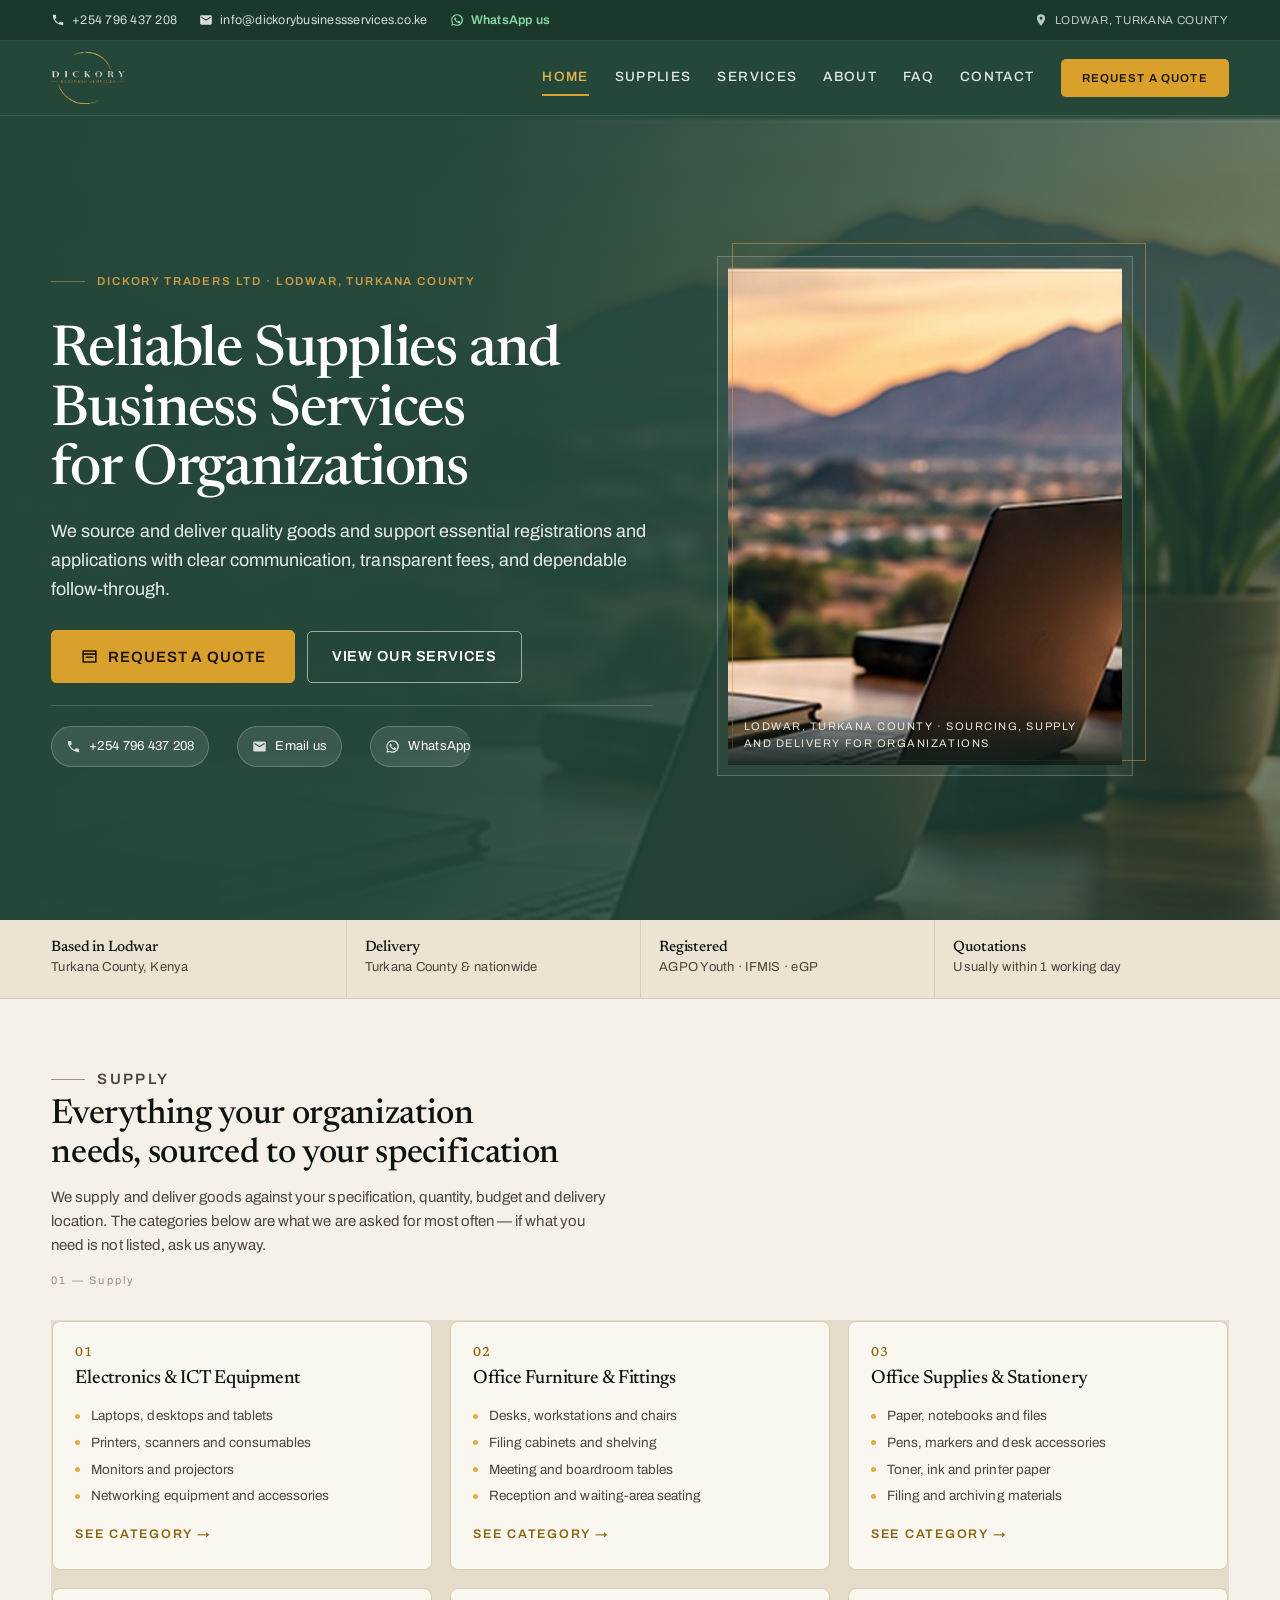
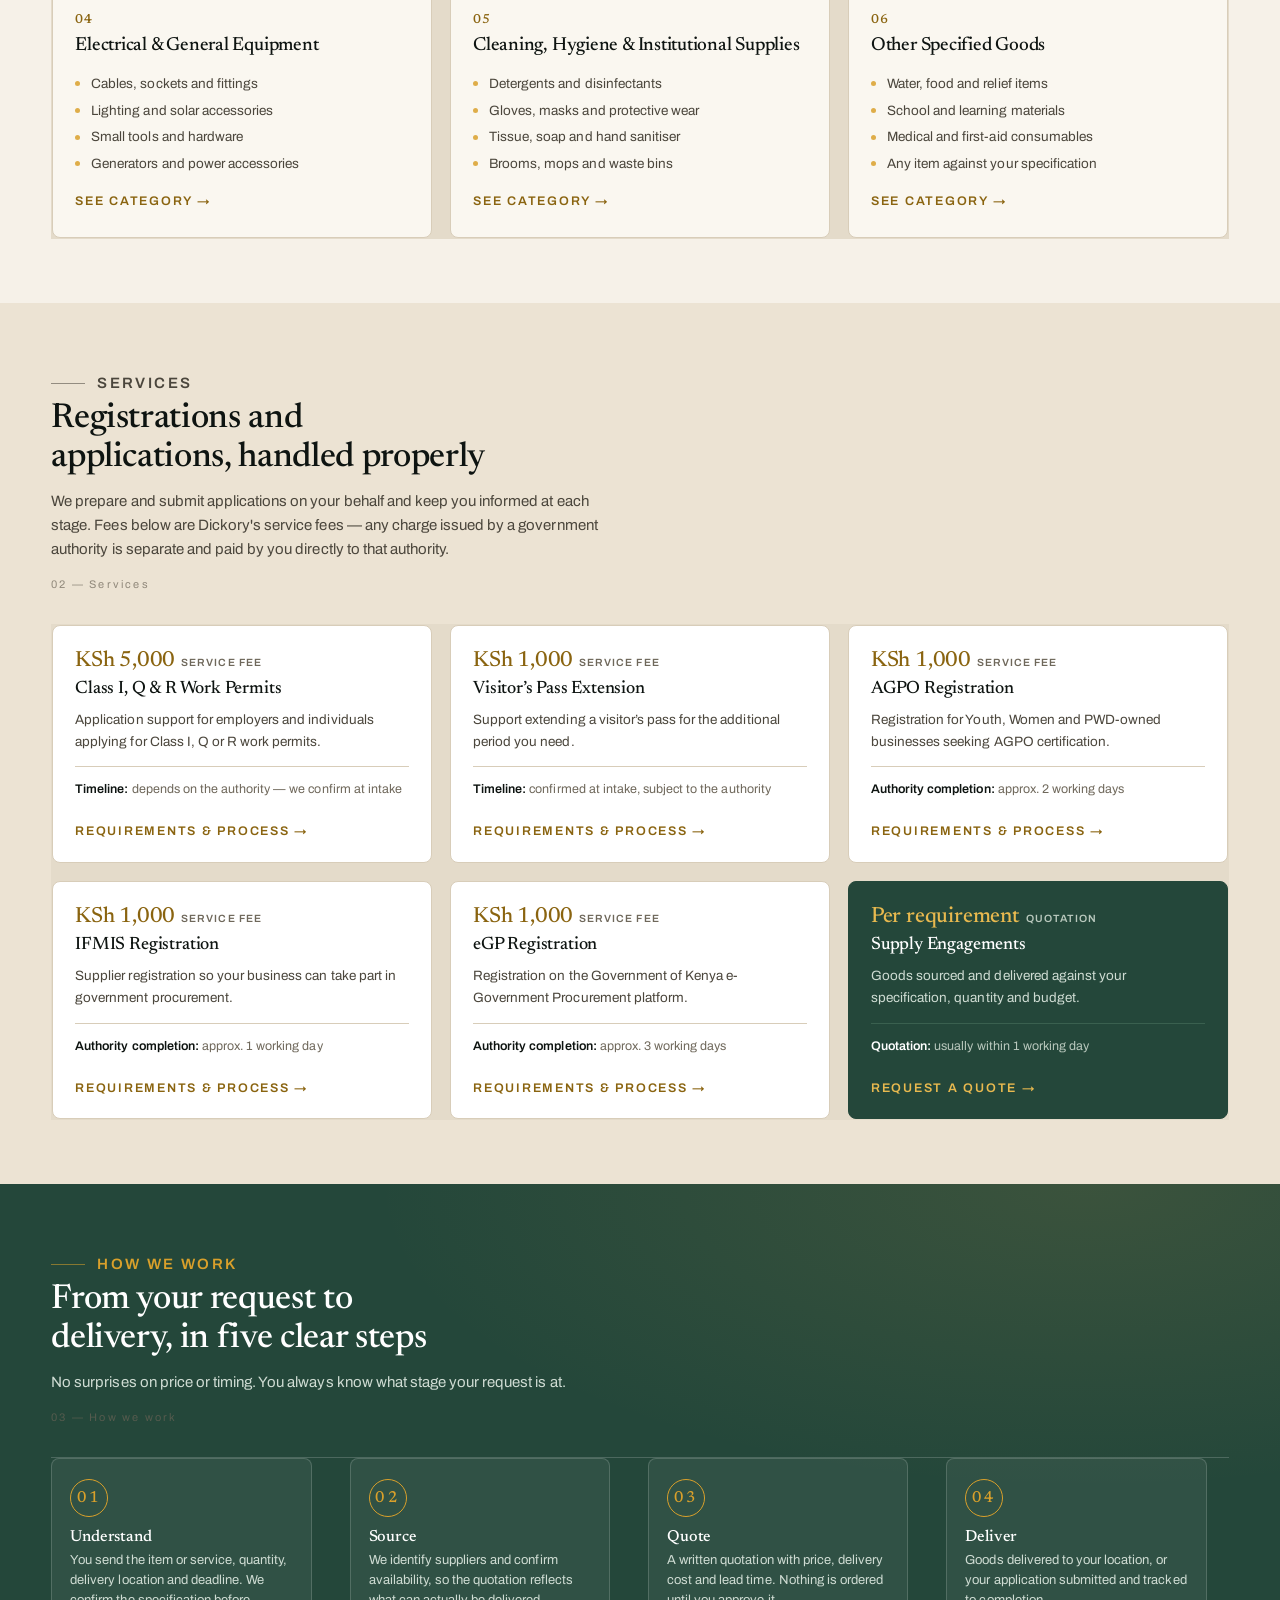
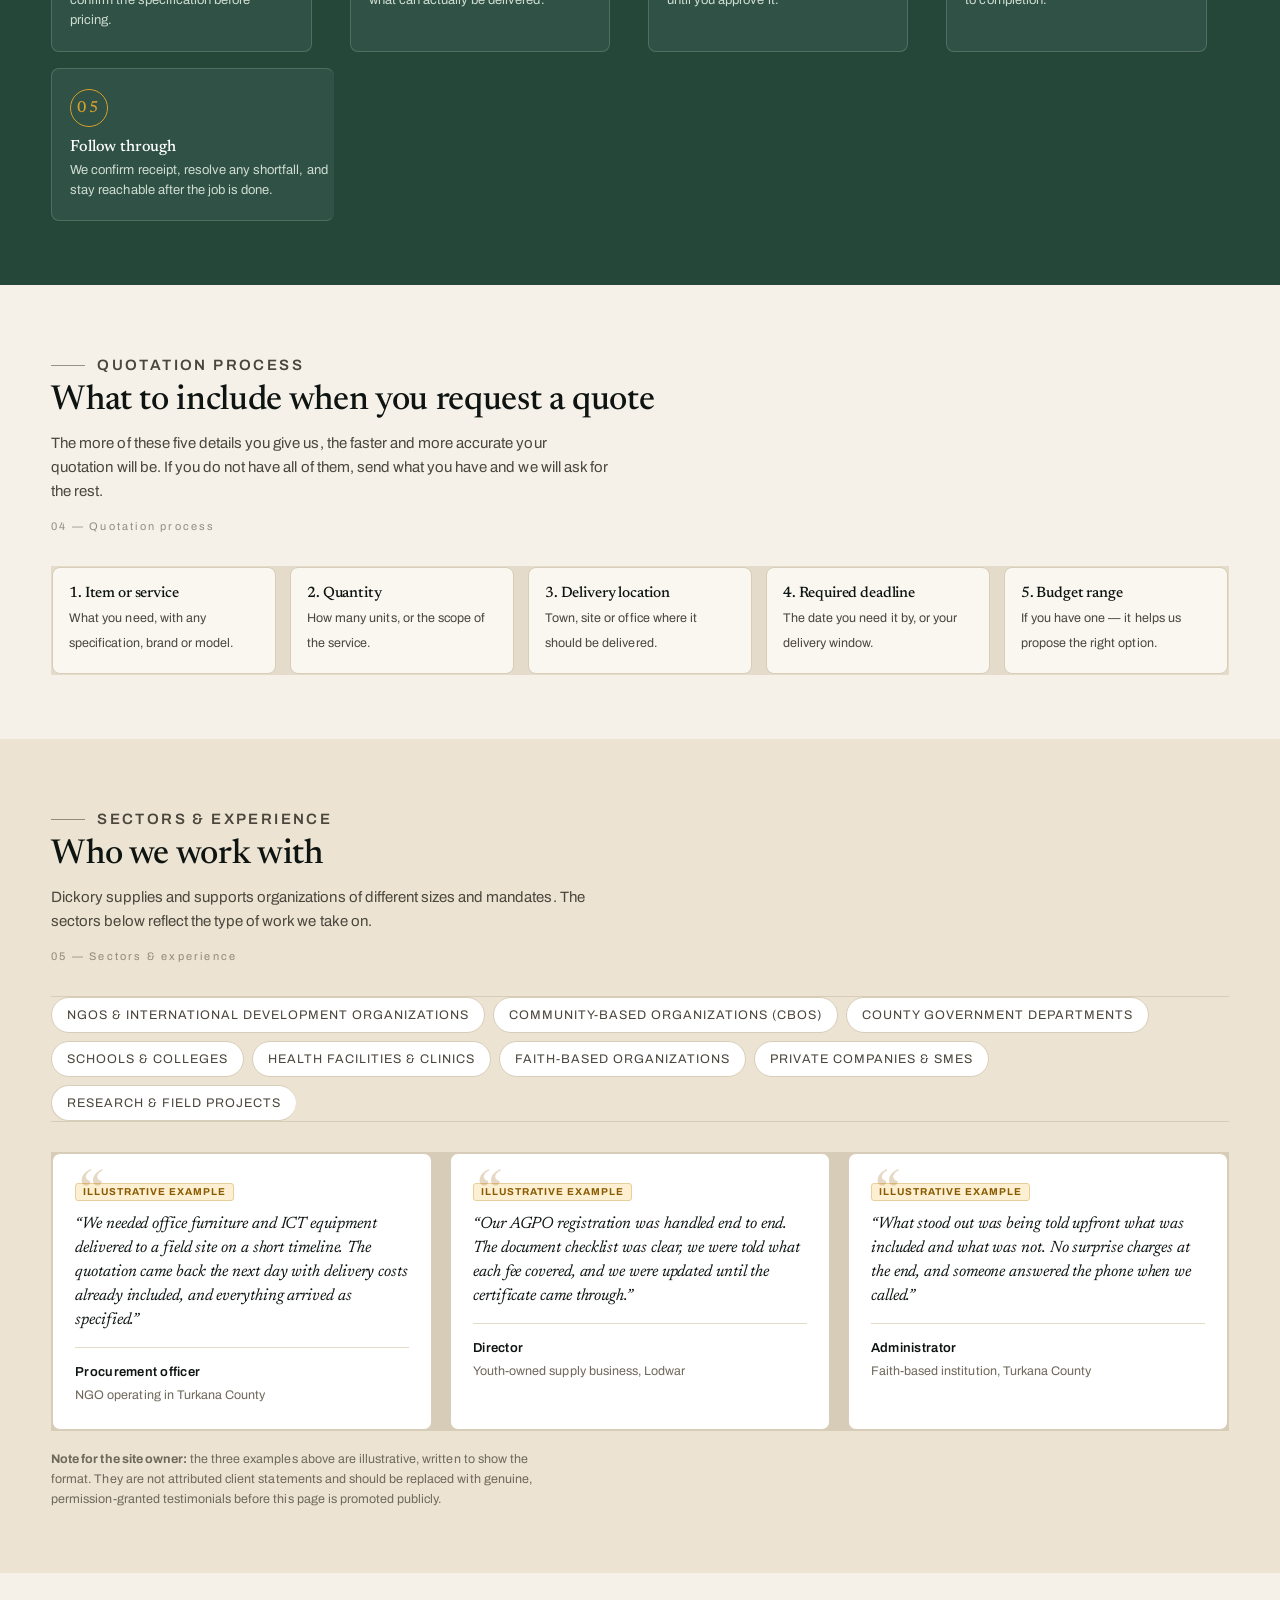
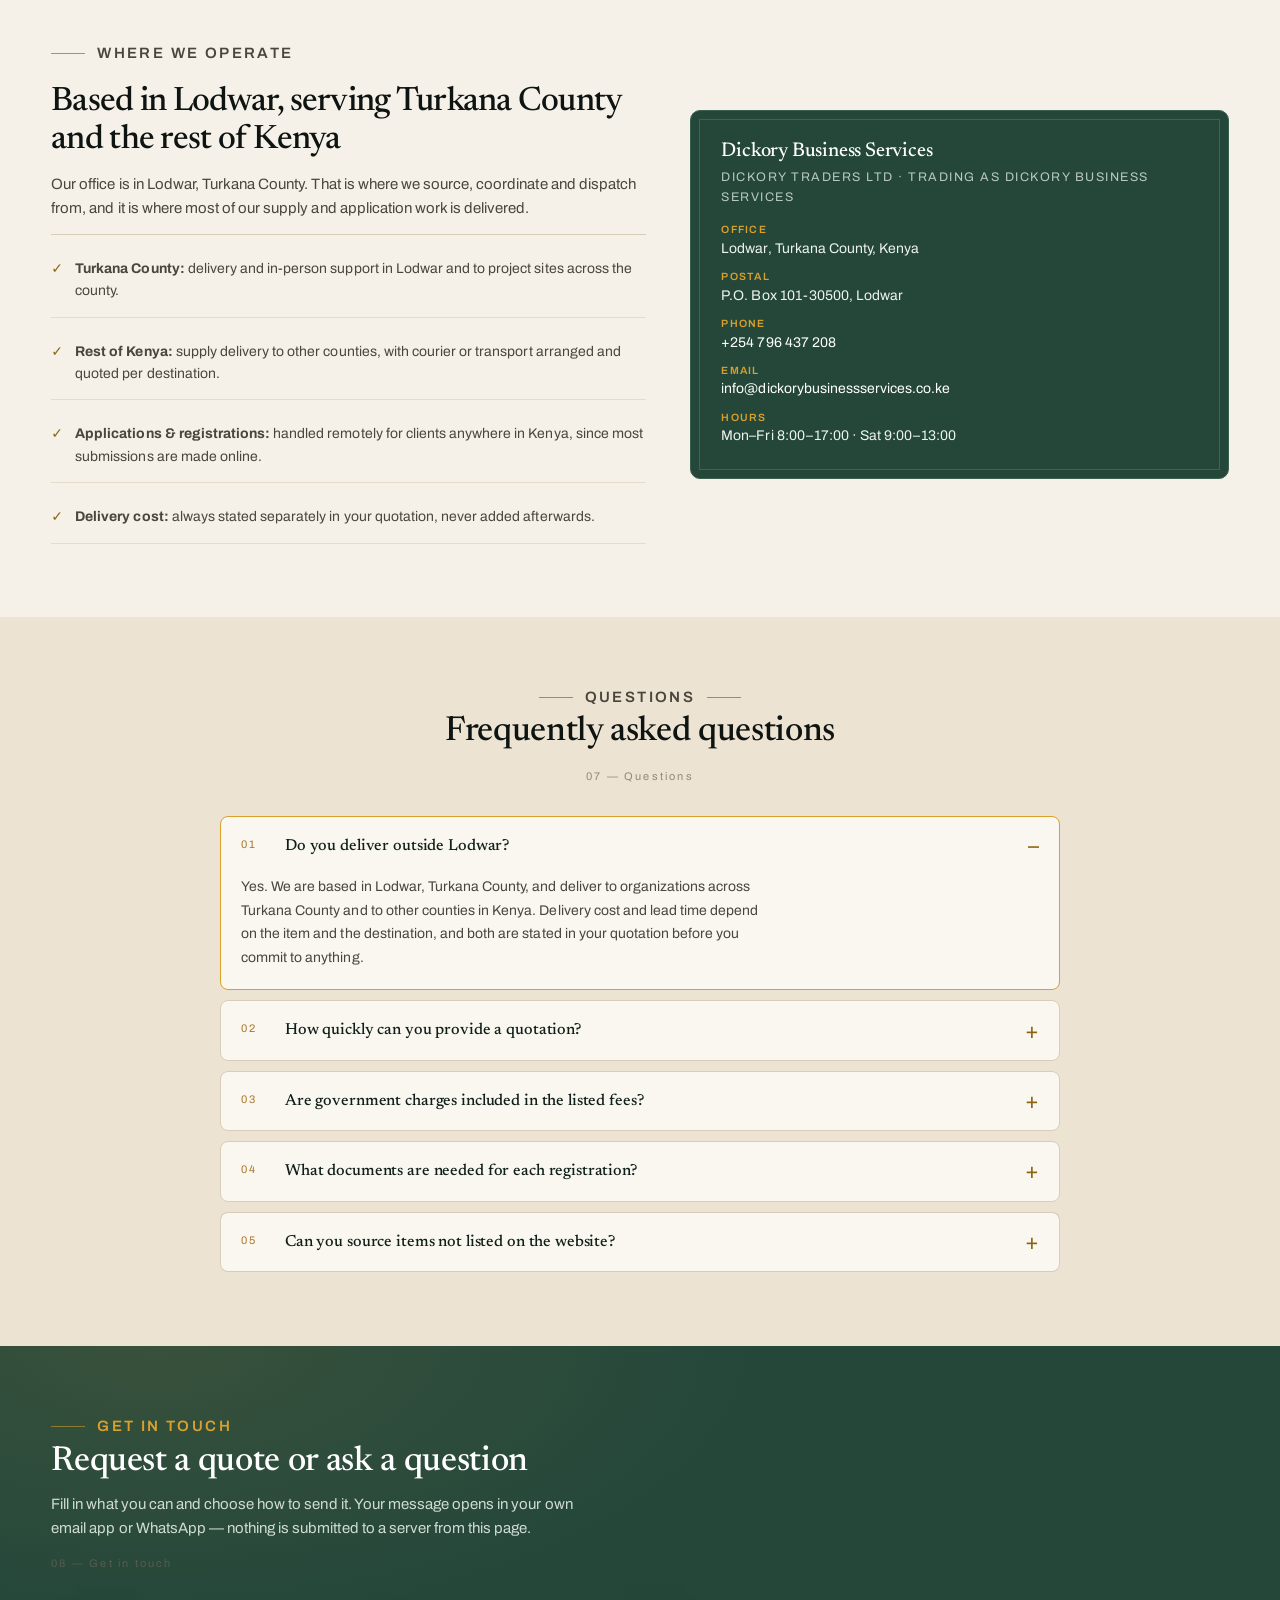
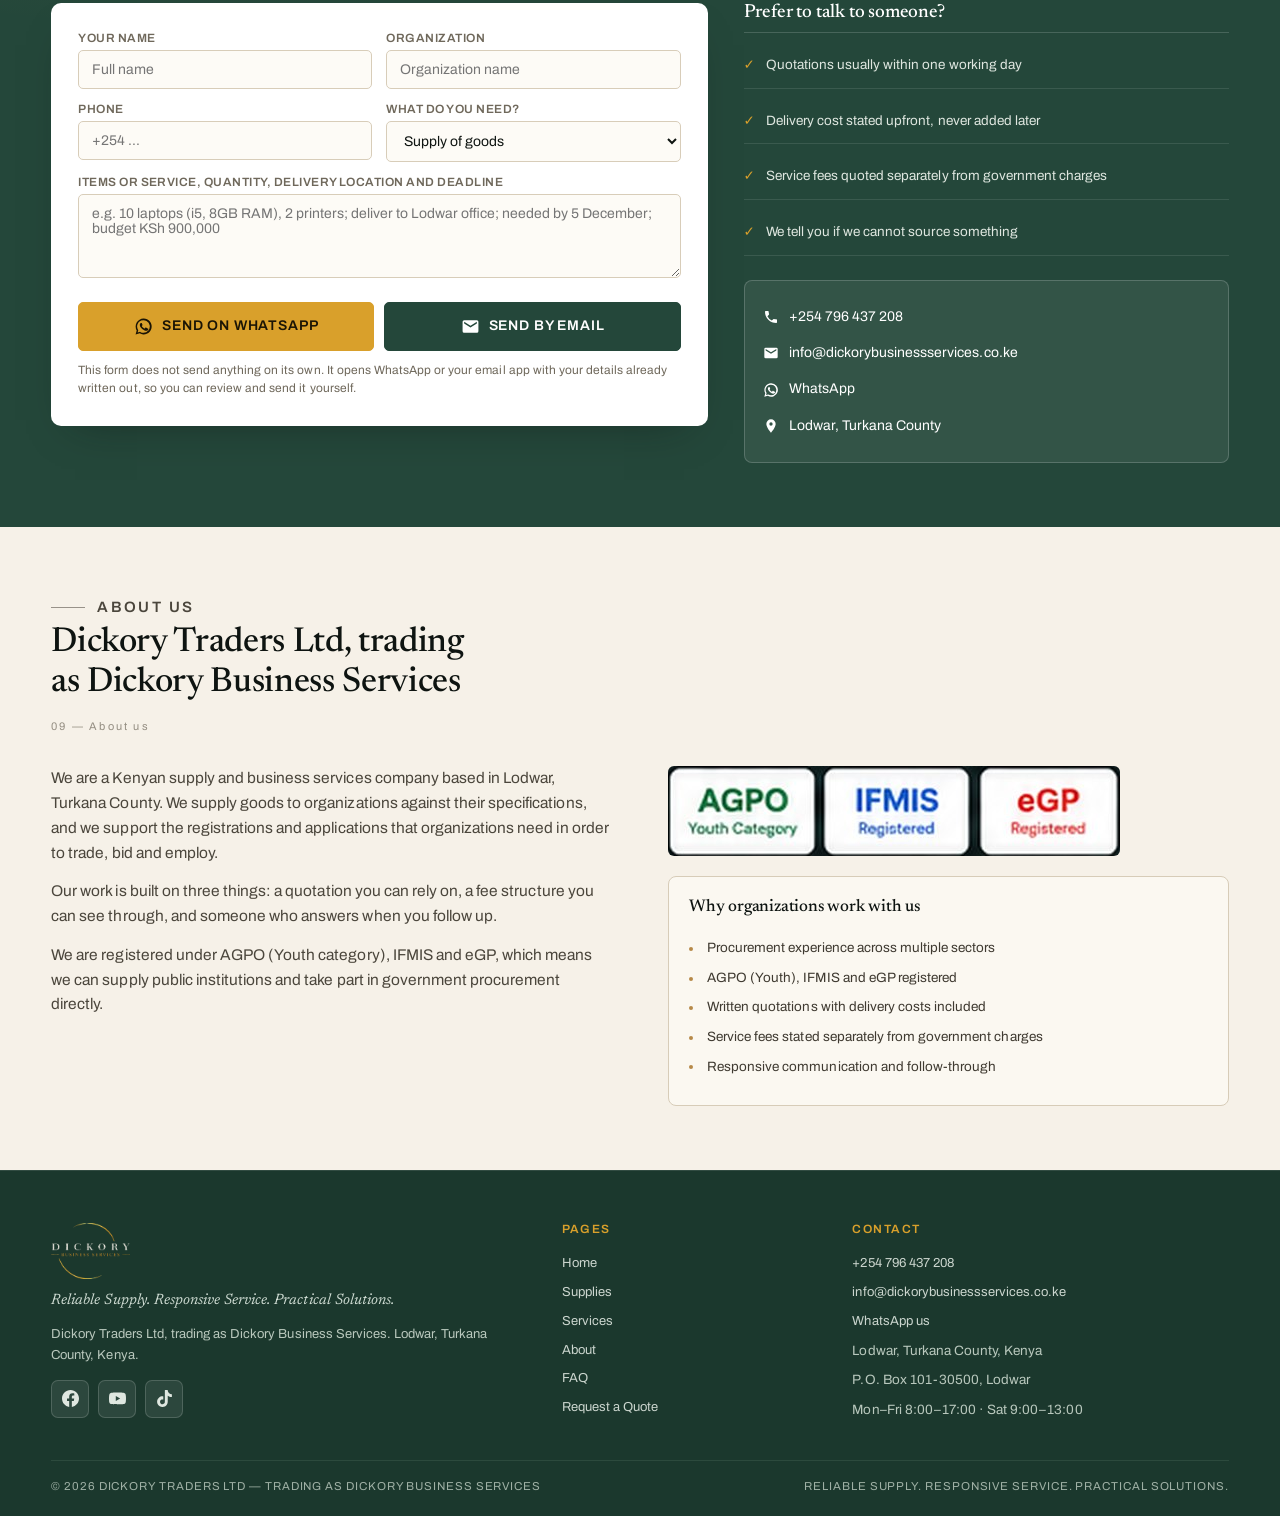
<file: index.html>
<!doctype html>
<html lang="en">
<head>
<meta charset="utf-8">
<meta name="viewport" content="width=device-width,initial-scale=1,viewport-fit=cover">
<title>Dickory Business Services | Organizational Supplies &amp; Business Services in Lodwar, Turkana</title>
<meta name="description" content="Dickory Business Services supplies office, ICT, furniture and institutional goods to organizations across Turkana County and Kenya, and supports AGPO, IFMIS, eGP, work permit and visitor's pass applications. Request a quote: +254 796 437 208.">
<link rel="canonical" href="https://dickorybusinessservices.co.ke/">
<meta name="theme-color" content="#24473a">
<meta name="robots" content="index,follow">
<meta property="og:type" content="website">
<meta property="og:site_name" content="DICKORY BUSINESS SERVICES">
<meta property="og:locale" content="en_KE">
<meta property="og:title" content="Dickory Business Services | Supplies &amp; Business Services, Lodwar">
<meta property="og:description" content="Reliable supplies and business services for organizations in Turkana County and across Kenya. Transparent fees, clear communication, dependable follow-through.">
<meta property="og:url" content="https://dickorybusinessservices.co.ke/">
<meta property="og:image" content="https://dickorybusinessservices.co.ke/images/og.jpg">
<meta property="og:image:width" content="1200">
<meta property="og:image:height" content="630">
<meta name="twitter:card" content="summary_large_image">
<meta name="twitter:image" content="https://dickorybusinessservices.co.ke/images/og.jpg">
<link rel="icon" href="data:image/svg+xml,%3Csvg xmlns='http://www.w3.org/2000/svg' viewBox='0 0 64 64'%3E%3Crect width='64' height='64' rx='12' fill='%2324473a'/%3E%3Ctext x='32' y='45' font-family='Georgia,serif' font-size='40' text-anchor='middle' fill='%23d9a02b'%3ED%3C/text%3E%3C/svg%3E">
<link rel="preconnect" href="https://fonts.googleapis.com">
<link rel="preconnect" href="https://fonts.gstatic.com" crossorigin>
<link href="https://fonts.googleapis.com/css2?family=Archivo:wght@400;500;600;700&family=Newsreader:ital,opsz,wght@0,6..72,500;0,6..72,600;1,6..72,400&display=swap" rel="stylesheet">
<link rel="stylesheet" href="assets/site.css">
<script type="application/ld+json">
{"@context":"https://schema.org","@type":"LocalBusiness","@id":"https://dickorybusinessservices.co.ke/#business",
"name":"DICKORY BUSINESS SERVICES","legalName":"DICKORY TRADERS LTD","url":"https://dickorybusinessservices.co.ke/",
"image":"https://dickorybusinessservices.co.ke/images/og.jpg","logo":"https://dickorybusinessservices.co.ke/images/logo.png",
"description":"Supplier of organizational supplies and provider of business registration and immigration application support in Lodwar, Turkana County, Kenya.",
"telephone":"+254796437208","email":"info@dickorybusinessservices.co.ke","priceRange":"KSh 1,000 - KSh 5,000",
"address":{"@type":"PostalAddress","streetAddress":"P.O. Box 101-30500","addressLocality":"Lodwar","addressRegion":"Turkana County","addressCountry":"KE"},
"areaServed":[{"@type":"AdministrativeArea","name":"Turkana County"},{"@type":"Country","name":"Kenya"}],
"openingHoursSpecification":[{"@type":"OpeningHoursSpecification","dayOfWeek":["Monday","Tuesday","Wednesday","Thursday","Friday"],"opens":"08:00","closes":"17:00"},{"@type":"OpeningHoursSpecification","dayOfWeek":"Saturday","opens":"09:00","closes":"13:00"}],
"sameAs":["https://www.facebook.com/share/1EeEmjTYfm/","https://www.youtube.com/@DickoryTradersHub","https://www.tiktok.com/@dtcg23"]}
</script>
<script type="application/ld+json">
{"@context":"https://schema.org","@type":"FAQPage","mainEntity":[
{"@type":"Question","name":"Do you deliver outside Lodwar?","acceptedAnswer":{"@type":"Answer","text":"Yes. We are based in Lodwar, Turkana County, and deliver to organizations across Turkana County and to other counties in Kenya. Delivery cost and lead time depend on the item and destination, and are stated in your quotation before you commit."}},
{"@type":"Question","name":"How quickly can you provide a quotation?","acceptedAnswer":{"@type":"Answer","text":"For standard catalogue items we aim to send a written quotation within one working day of receiving a clear request. Items that need special sourcing or import take longer, and we tell you the expected timeline when we acknowledge your request."}},
{"@type":"Question","name":"Are government charges included in the listed fees?","acceptedAnswer":{"@type":"Answer","text":"No. The listed KSh 1,000 and KSh 5,000 amounts are Dickory's service fees only. Any fee, levy or invoice issued by a government authority is separate and is paid by the client directly to that authority."}},
{"@type":"Question","name":"What documents are needed for each registration?","acceptedAnswer":{"@type":"Answer","text":"AGPO requires a current-year CR12, certificate of incorporation, director IDs, passport photo, KRA tax compliance certificate and evidence of 70% qualifying ownership. IFMIS requires a company email, contact name, phone number, KRA PIN certificate, certificate of incorporation and business permit. eGP requires a BRS registration number, national ID, KRA PIN, registration or compliance certificate, official phone and email. Each service page lists the full checklist."}},
{"@type":"Question","name":"Can you source items not listed on the website?","acceptedAnswer":{"@type":"Answer","text":"Yes. The categories shown are examples of what we regularly supply. Send us the specification, quantity and delivery location for anything else and we will confirm whether we can source it and at what price."}}]}
</script>
</head>
<body>

<div class="topbar">
  <div class="w">
    <a href="tel:+254796437208" aria-label="Call +254 796 437 208">
      <svg viewBox="0 0 24 24" aria-hidden="true"><path d="M6.6 10.8a15.1 15.1 0 0 0 6.6 6.6l2.2-2.2a1 1 0 0 1 1-.25 11.4 11.4 0 0 0 3.6.58 1 1 0 0 1 1 1V20a1 1 0 0 1-1 1A17 17 0 0 1 3 4a1 1 0 0 1 1-1h3.5a1 1 0 0 1 1 1 11.4 11.4 0 0 0 .58 3.6 1 1 0 0 1-.25 1z"/></svg>
      +254 796 437 208
    </a>
    <a class="mail" href="mailto:info@dickorybusinessservices.co.ke" aria-label="Email info@dickorybusinessservices.co.ke">
      <svg viewBox="0 0 24 24" aria-hidden="true"><path d="M20 4H4a2 2 0 0 0-2 2v12a2 2 0 0 0 2 2h16a2 2 0 0 0 2-2V6a2 2 0 0 0-2-2zm0 4.2-8 5-8-5V6l8 5 8-5z"/></svg>
      info@dickorybusinessservices.co.ke
    </a>
    <a class="wa" href="https://wa.me/254796437208?text=Hello%20DICKORY%20BUSINESS%20SERVICES%2C%20I%20would%20like%20to%20make%20an%20enquiry." target="_blank" rel="noopener noreferrer">
      <svg viewBox="0 0 24 24" aria-hidden="true"><path d="M12 2a10 10 0 0 0-8.6 15L2 22l5.2-1.4A10 10 0 1 0 12 2zm0 18a8 8 0 0 1-4.1-1.1l-.3-.2-3 .8.8-2.9-.2-.3A8 8 0 1 1 12 20zm4.5-5.9c-.2-.1-1.4-.7-1.6-.8s-.4-.1-.5.1-.6.8-.7 1-.3.2-.5.1a6.5 6.5 0 0 1-1.9-1.2 7.2 7.2 0 0 1-1.3-1.7c-.1-.2 0-.4.1-.5l.4-.5.2-.4v-.4l-.8-1.8c-.2-.5-.4-.4-.5-.4h-.5a1 1 0 0 0-.7.3 3 3 0 0 0-.9 2.2 5.2 5.2 0 0 0 1.1 2.7 11.8 11.8 0 0 0 4.5 4 5.3 5.3 0 0 0 3.2.6 2.7 2.7 0 0 0 1.8-1.3 2.2 2.2 0 0 0 .2-1.3z"/></svg>
      WhatsApp us
    </a>
    <span class="loc">
      <svg viewBox="0 0 24 24" aria-hidden="true"><path d="M12 2a7 7 0 0 0-7 7c0 5.2 7 13 7 13s7-7.8 7-13a7 7 0 0 0-7-7zm0 9.5A2.5 2.5 0 1 1 14.5 9 2.5 2.5 0 0 1 12 11.5z"/></svg>
      Lodwar, Turkana County
    </span>
  </div>
</div>

<nav>
  <div class="w">
    <a class="brand" href="index.html" aria-label="Dickory Business Services home">
      <img src="images/logo.png" width="93" height="66" alt="Dickory Business Services">
    </a>
    <div class="links" id="links">
      <a class="on" href="index.html">Home</a>
      <a href="supplies.html">Supplies</a>
      <a href="services.html">Services</a>
      <a href="index.html#about">About</a>
      <a href="index.html#faq">FAQ</a>
      <a href="index.html#contact">Contact</a>
      <a class="btn" href="index.html#quote">Request a Quote</a>
    </div>
    <button class="menu" id="menu" aria-label="Open menu" aria-expanded="false" aria-controls="links">
      <svg width="22" height="22" viewBox="0 0 24 24" fill="none" stroke="currentColor" stroke-width="2" stroke-linecap="round" aria-hidden="true"><path d="M4 7h16M4 12h16M4 17h16"/></svg>
    </button>
  </div>
</nav>

<header class="hero">
  <div class="hero-bg" aria-hidden="true"><img src="images/hero.jpg" width="1088" height="520" alt="" fetchpriority="high"></div>
  <div class="w">
   <div class="hero-grid">
    <div class="hero-panel">
      <p class="kick">Dickory Traders Ltd &middot; Lodwar, Turkana County</p>
      <h1>Reliable Supplies and Business Services for Organizations</h1>
      <p class="lede">We source and deliver quality goods and support essential registrations and applications with clear communication, transparent fees, and dependable follow-through.</p>
      <div class="ctarow">
        <a class="btn" href="#quote">
          <svg viewBox="0 0 24 24" fill="none" stroke="currentColor" stroke-width="2" stroke-linecap="round" stroke-linejoin="round" aria-hidden="true"><path d="M4 5h16v14H4z"/><path d="M4 9h16M8 13h8"/></svg>
          Request a Quote
        </a>
        <a class="btn ghost" href="services.html">View Our Services</a>
      </div>
      <div class="quick">
        <a href="tel:+254796437208">
          <svg viewBox="0 0 24 24" aria-hidden="true"><path d="M6.6 10.8a15.1 15.1 0 0 0 6.6 6.6l2.2-2.2a1 1 0 0 1 1-.25 11.4 11.4 0 0 0 3.6.58 1 1 0 0 1 1 1V20a1 1 0 0 1-1 1A17 17 0 0 1 3 4a1 1 0 0 1 1-1h3.5a1 1 0 0 1 1 1 11.4 11.4 0 0 0 .58 3.6 1 1 0 0 1-.25 1z"/></svg>
          +254 796 437 208
        </a>
        <a href="mailto:info@dickorybusinessservices.co.ke">
          <svg viewBox="0 0 24 24" aria-hidden="true"><path d="M20 4H4a2 2 0 0 0-2 2v12a2 2 0 0 0 2 2h16a2 2 0 0 0 2-2V6a2 2 0 0 0-2-2zm0 4.2-8 5-8-5V6l8 5 8-5z"/></svg>
          Email us
        </a>
        <a href="https://wa.me/254796437208?text=Hello%20DICKORY%20BUSINESS%20SERVICES%2C%20I%20would%20like%20to%20make%20an%20enquiry." target="_blank" rel="noopener noreferrer">
          <svg viewBox="0 0 24 24" aria-hidden="true"><path d="M12 2a10 10 0 0 0-8.6 15L2 22l5.2-1.4A10 10 0 1 0 12 2zm0 18a8 8 0 0 1-4.1-1.1l-.3-.2-3 .8.8-2.9-.2-.3A8 8 0 1 1 12 20zm4.5-5.9c-.2-.1-1.4-.7-1.6-.8s-.4-.1-.5.1-.6.8-.7 1-.3.2-.5.1a6.5 6.5 0 0 1-1.9-1.2 7.2 7.2 0 0 1-1.3-1.7c-.1-.2 0-.4.1-.5l.4-.5.2-.4v-.4l-.8-1.8c-.2-.5-.4-.4-.5-.4h-.5a1 1 0 0 0-.7.3 3 3 0 0 0-.9 2.2 5.2 5.2 0 0 0 1.1 2.7 11.8 11.8 0 0 0 4.5 4 5.3 5.3 0 0 0 3.2.6 2.7 2.7 0 0 0 1.8-1.3 2.2 2.2 0 0 0 .2-1.3z"/></svg>
          WhatsApp
        </a>
      </div>
    </div>
    <figure class="hero-frame">
      <img src="images/hero.jpg" width="1088" height="520" alt="Office supplies and equipment prepared for delivery by Dickory Business Services in Lodwar" decoding="async">
      <figcaption>Lodwar, Turkana County &middot; Sourcing, supply and delivery for organizations</figcaption>
    </figure>
   </div>
  </div>
</header>

<div class="trust">
  <div class="w">
    <div><b>Based in Lodwar</b>Turkana County, Kenya</div>
    <div><b>Delivery</b>Turkana County &amp; nationwide</div>
    <div><b>Registered</b>AGPO Youth &middot; IFMIS &middot; eGP</div>
    <div><b>Quotations</b>Usually within 1 working day</div>
  </div>
</div>

<section id="supplies">
  <div class="w">
    <div class="sec-head" data-num="01 — Supply">
      <p class="kick">Supply</p>
      <h2>Everything your organization needs, sourced to your specification</h2>
      <p>We supply and deliver goods against your specification, quantity, budget and delivery location. The categories below are what we are asked for most often &mdash; if what you need is not listed, ask us anyway.</p>
    </div>
    <div class="grid3">
      <article class="card">
        <p class="num">01</p>
        <h3>Electronics &amp; ICT Equipment</h3>
        <ul>
          <li>Laptops, desktops and tablets</li>
          <li>Printers, scanners and consumables</li>
          <li>Monitors and projectors</li>
          <li>Networking equipment and accessories</li>
        </ul>
        <a class="more" href="supplies.html#electronics">See category &rarr;</a>
      </article>
      <article class="card">
        <p class="num">02</p>
        <h3>Office Furniture &amp; Fittings</h3>
        <ul>
          <li>Desks, workstations and chairs</li>
          <li>Filing cabinets and shelving</li>
          <li>Meeting and boardroom tables</li>
          <li>Reception and waiting-area seating</li>
        </ul>
        <a class="more" href="supplies.html#furniture">See category &rarr;</a>
      </article>
      <article class="card">
        <p class="num">03</p>
        <h3>Office Supplies &amp; Stationery</h3>
        <ul>
          <li>Paper, notebooks and files</li>
          <li>Pens, markers and desk accessories</li>
          <li>Toner, ink and printer paper</li>
          <li>Filing and archiving materials</li>
        </ul>
        <a class="more" href="supplies.html#stationery">See category &rarr;</a>
      </article>
      <article class="card">
        <p class="num">04</p>
        <h3>Electrical &amp; General Equipment</h3>
        <ul>
          <li>Cables, sockets and fittings</li>
          <li>Lighting and solar accessories</li>
          <li>Small tools and hardware</li>
          <li>Generators and power accessories</li>
        </ul>
        <a class="more" href="supplies.html#electrical">See category &rarr;</a>
      </article>
      <article class="card">
        <p class="num">05</p>
        <h3>Cleaning, Hygiene &amp; Institutional Supplies</h3>
        <ul>
          <li>Detergents and disinfectants</li>
          <li>Gloves, masks and protective wear</li>
          <li>Tissue, soap and hand sanitiser</li>
          <li>Brooms, mops and waste bins</li>
        </ul>
        <a class="more" href="supplies.html#cleaning">See category &rarr;</a>
      </article>
      <article class="card">
        <p class="num">06</p>
        <h3>Other Specified Goods</h3>
        <ul>
          <li>Water, food and relief items</li>
          <li>School and learning materials</li>
          <li>Medical and first-aid consumables</li>
          <li>Any item against your specification</li>
        </ul>
        <a class="more" href="supplies.html#other">See category &rarr;</a>
      </article>
    </div>
  </div>
</section>

<section id="services" style="background:var(--paper2)">
  <div class="w">
    <div class="sec-head" data-num="02 — Services">
      <p class="kick">Services</p>
      <h2>Registrations and applications, handled properly</h2>
      <p>We prepare and submit applications on your behalf and keep you informed at each stage. Fees below are Dickory's service fees &mdash; any charge issued by a government authority is separate and paid by you directly to that authority.</p>
    </div>
    <div class="grid3">
      <article class="svc">
        <p class="fee">KSh 5,000 <small>service fee</small></p>
        <h3>Class I, Q &amp; R Work Permits</h3>
        <p>Application support for employers and individuals applying for Class I, Q or R work permits.</p>
        <p class="meta"><b>Timeline:</b> depends on the authority &mdash; we confirm at intake</p>
        <a class="more" href="work-permits.html">Requirements &amp; process &rarr;</a>
      </article>
      <article class="svc">
        <p class="fee">KSh 1,000 <small>service fee</small></p>
        <h3>Visitor&rsquo;s Pass Extension</h3>
        <p>Support extending a visitor&rsquo;s pass for the additional period you need.</p>
        <p class="meta"><b>Timeline:</b> confirmed at intake, subject to the authority</p>
        <a class="more" href="visitors-pass.html">Requirements &amp; process &rarr;</a>
      </article>
      <article class="svc">
        <p class="fee">KSh 1,000 <small>service fee</small></p>
        <h3>AGPO Registration</h3>
        <p>Registration for Youth, Women and PWD-owned businesses seeking AGPO certification.</p>
        <p class="meta"><b>Authority completion:</b> approx. 2 working days</p>
        <a class="more" href="agpo.html">Requirements &amp; process &rarr;</a>
      </article>
      <article class="svc">
        <p class="fee">KSh 1,000 <small>service fee</small></p>
        <h3>IFMIS Registration</h3>
        <p>Supplier registration so your business can take part in government procurement.</p>
        <p class="meta"><b>Authority completion:</b> approx. 1 working day</p>
        <a class="more" href="ifmis.html">Requirements &amp; process &rarr;</a>
      </article>
      <article class="svc">
        <p class="fee">KSh 1,000 <small>service fee</small></p>
        <h3>eGP Registration</h3>
        <p>Registration on the Government of Kenya e-Government Procurement platform.</p>
        <p class="meta"><b>Authority completion:</b> approx. 3 working days</p>
        <a class="more" href="egp.html">Requirements &amp; process &rarr;</a>
      </article>
      <article class="svc" style="background:var(--bar);border-color:var(--bar);color:#fff">
        <p class="fee" style="color:var(--gold2)">Per requirement <small style="color:#b9c8bd">quotation</small></p>
        <h3 style="color:#fff">Supply Engagements</h3>
        <p style="color:#cfdcd3">Goods sourced and delivered against your specification, quantity and budget.</p>
        <p class="meta" style="color:#b9c8bd;border-top-color:#3a604f"><b style="color:#fff">Quotation:</b> usually within 1 working day</p>
        <a class="more" href="#quote" style="color:var(--gold2)">Request a quote &rarr;</a>
      </article>
    </div>
  </div>
</section>

<section class="process">
  <div class="w">
    <div class="sec-head" data-num="03 — How we work">
      <p class="kick" style="color:var(--gold)">How we work</p>
      <h2>From your request to delivery, in five clear steps</h2>
      <p>No surprises on price or timing. You always know what stage your request is at.</p>
    </div>
    <div class="steps">
      <div><i>01</i><b>Understand</b><p>You send the item or service, quantity, delivery location and deadline. We confirm the specification before pricing.</p></div>
      <div><i>02</i><b>Source</b><p>We identify suppliers and confirm availability, so the quotation reflects what can actually be delivered.</p></div>
      <div><i>03</i><b>Quote</b><p>A written quotation with price, delivery cost and lead time. Nothing is ordered until you approve it.</p></div>
      <div><i>04</i><b>Deliver</b><p>Goods delivered to your location, or your application submitted and tracked to completion.</p></div>
      <div><i>05</i><b>Follow through</b><p>We confirm receipt, resolve any shortfall, and stay reachable after the job is done.</p></div>
    </div>
  </div>
</section>

<section id="quote">
  <div class="w">
    <div class="sec-head" data-num="04 — Quotation process">
      <p class="kick">Quotation process</p>
      <h2>What to include when you request a quote</h2>
      <p>The more of these five details you give us, the faster and more accurate your quotation will be. If you do not have all of them, send what you have and we will ask for the rest.</p>
    </div>
    <div class="checklist">
      <div><b>1. Item or service</b><span>What you need, with any specification, brand or model.</span></div>
      <div><b>2. Quantity</b><span>How many units, or the scope of the service.</span></div>
      <div><b>3. Delivery location</b><span>Town, site or office where it should be delivered.</span></div>
      <div><b>4. Required deadline</b><span>The date you need it by, or your delivery window.</span></div>
      <div><b>5. Budget range</b><span>If you have one &mdash; it helps us propose the right option.</span></div>
    </div>
  </div>
</section>

<section class="proof" id="proof">
  <div class="w">
    <div class="sec-head" data-num="05 — Sectors &amp; experience">
      <p class="kick">Sectors &amp; experience</p>
      <h2>Who we work with</h2>
      <p>Dickory supplies and supports organizations of different sizes and mandates. The sectors below reflect the type of work we take on.</p>
    </div>
    <div class="sectors">
      <span>NGOs &amp; international development organizations</span>
      <span>Community-based organizations (CBOs)</span>
      <span>County government departments</span>
      <span>Schools &amp; colleges</span>
      <span>Health facilities &amp; clinics</span>
      <span>Faith-based organizations</span>
      <span>Private companies &amp; SMEs</span>
      <span>Research &amp; field projects</span>
    </div>
    <div class="quotes">
      <div class="quote">
        <span class="flag">Illustrative example</span>
        <blockquote>&ldquo;We needed office furniture and ICT equipment delivered to a field site on a short timeline. The quotation came back the next day with delivery costs already included, and everything arrived as specified.&rdquo;</blockquote>
        <cite><b>Procurement officer</b>NGO operating in Turkana County</cite>
      </div>
      <div class="quote">
        <span class="flag">Illustrative example</span>
        <blockquote>&ldquo;Our AGPO registration was handled end to end. The document checklist was clear, we were told what each fee covered, and we were updated until the certificate came through.&rdquo;</blockquote>
        <cite><b>Director</b>Youth-owned supply business, Lodwar</cite>
      </div>
      <div class="quote">
        <span class="flag">Illustrative example</span>
        <blockquote>&ldquo;What stood out was being told upfront what was included and what was not. No surprise charges at the end, and someone answered the phone when we called.&rdquo;</blockquote>
        <cite><b>Administrator</b>Faith-based institution, Turkana County</cite>
      </div>
    </div>
    <p class="disclaimer"><strong>Note for the site owner:</strong> the three examples above are illustrative, written to show the format. They are not attributed client statements and should be replaced with genuine, permission-granted testimonials before this page is promoted publicly.</p>
  </div>
</section>

<section id="area">
  <div class="w area">
    <div>
      <p class="kick">Where we operate</p>
      <h2>Based in Lodwar, serving Turkana County and the rest of Kenya</h2>
      <p>Our office is in Lodwar, Turkana County. That is where we source, coordinate and dispatch from, and it is where most of our supply and application work is delivered.</p>
      <ul>
        <li><strong>Turkana County:</strong> delivery and in-person support in Lodwar and to project sites across the county.</li>
        <li><strong>Rest of Kenya:</strong> supply delivery to other counties, with courier or transport arranged and quoted per destination.</li>
        <li><strong>Applications &amp; registrations:</strong> handled remotely for clients anywhere in Kenya, since most submissions are made online.</li>
        <li><strong>Delivery cost:</strong> always stated separately in your quotation, never added afterwards.</li>
      </ul>
    </div>
    <div class="map">
      <h3>Dickory Business Services</h3>
      <p class="sub">Dickory Traders Ltd &middot; trading as Dickory Business Services</p>
      <dl>
        <div><dt>Office</dt><dd>Lodwar, Turkana County, Kenya</dd></div>
        <div><dt>Postal</dt><dd>P.O. Box 101-30500, Lodwar</dd></div>
        <div><dt>Phone</dt><dd><a href="tel:+254796437208" style="color:#fff">+254 796 437 208</a></dd></div>
        <div><dt>Email</dt><dd><a href="mailto:info@dickorybusinessservices.co.ke" style="color:#fff;word-break:break-word">info@dickorybusinessservices.co.ke</a></dd></div>
        <div><dt>Hours</dt><dd>Mon&ndash;Fri 8:00&ndash;17:00 &middot; Sat 9:00&ndash;13:00</dd></div>
      </dl>
    </div>
  </div>
</section>

<section id="faq" style="background:var(--paper2)">
  <div class="w">
    <div class="sec-head center" data-num="07 — Questions">
      <p class="kick">Questions</p>
      <h2>Frequently asked questions</h2>
    </div>
    <div class="faq">
      <details open>
        <summary>Do you deliver outside Lodwar?</summary>
        <div class="ans">Yes. We are based in Lodwar, Turkana County, and deliver to organizations across Turkana County and to other counties in Kenya. Delivery cost and lead time depend on the item and the destination, and both are stated in your quotation before you commit to anything.</div>
      </details>
      <details>
        <summary>How quickly can you provide a quotation?</summary>
        <div class="ans">For standard catalogue items we aim to send a written quotation within one working day of receiving a clear request. Items that need special sourcing or import take longer &mdash; we tell you the expected timeline when we acknowledge your request, rather than leaving you to chase it.</div>
      </details>
      <details>
        <summary>Are government charges included in the listed fees?</summary>
        <div class="ans">No. The listed KSh 1,000 and KSh 5,000 amounts are Dickory&rsquo;s service fees only. Any fee, levy or invoice issued by a government authority is separate and is paid by the client directly to that authority. Where an authority issues its own payment instruction, we tell you the amount and where to pay it.</div>
      </details>
      <details>
        <summary>What documents are needed for each registration?</summary>
        <div class="ans">
          <p style="margin-bottom:8px"><strong>AGPO:</strong> current-calendar-year CR12 (or CR13 for partnerships), certificate of incorporation, IDs of directors and shareholders, passport photo, KRA tax compliance certificate in the company name, and evidence of at least 70% qualifying ownership.</p>
          <p style="margin-bottom:8px"><strong>IFMIS:</strong> company email, contact first and last name, phone area code and mobile number, KRA PIN certificate, certificate of incorporation, and business permit.</p>
          <p style="margin-bottom:8px"><strong>eGP:</strong> BRS registration number, Kenya national ID number, KRA PIN, registration/incorporation or compliance certificate, and an official phone number and email address.</p>
          <p><strong>Work permits and visitor&rsquo;s pass:</strong> the checklist depends on the permit class and your circumstances &mdash; we send the exact list once we have confirmed your category. Each service page has the full detail.</p>
        </div>
      </details>
      <details>
        <summary>Can you source items not listed on the website?</summary>
        <div class="ans">Yes. The categories shown are examples of what we regularly supply, not a closed catalogue. Send us the specification, quantity and delivery location for anything else and we will confirm whether we can source it and at what price.</div>
      </details>
    </div>
  </div>
</section>

<section class="quote-sec" id="contact">
  <div class="w">
    <div class="sec-head" data-num="08 — Get in touch">
      <p class="kick" style="color:var(--gold)">Get in touch</p>
      <h2>Request a quote or ask a question</h2>
      <p>Fill in what you can and choose how to send it. Your message opens in your own email app or WhatsApp &mdash; nothing is submitted to a server from this page.</p>
    </div>
    <div class="qwrap">
      <form class="qf" id="qf" novalidate>
        <div class="row">
          <div class="f">
            <label for="f-name">Your name</label>
            <input id="f-name" name="name" type="text" autocomplete="name" placeholder="Full name">
          </div>
          <div class="f">
            <label for="f-org">Organization</label>
            <input id="f-org" name="org" type="text" autocomplete="organization" placeholder="Organization name">
          </div>
        </div>
        <div class="row">
          <div class="f">
            <label for="f-phone">Phone</label>
            <input id="f-phone" name="phone" type="tel" autocomplete="tel" placeholder="+254 ...">
          </div>
          <div class="f">
            <label for="f-type">What do you need?</label>
            <select id="f-type" name="type">
              <option>Supply of goods</option>
              <option>AGPO registration</option>
              <option>IFMIS registration</option>
              <option>eGP registration</option>
              <option>Work permit (Class I, Q or R)</option>
              <option>Visitor&rsquo;s pass extension</option>
              <option>Something else</option>
            </select>
          </div>
        </div>
        <div class="f">
          <label for="f-detail">Items or service, quantity, delivery location and deadline</label>
          <textarea id="f-detail" name="detail" placeholder="e.g. 10 laptops (i5, 8GB RAM), 2 printers; deliver to Lodwar office; needed by 5 December; budget KSh 900,000"></textarea>
        </div>
        <div class="acts">
          <button class="btn" type="submit" data-send="wa">
            <svg viewBox="0 0 24 24" fill="currentColor" aria-hidden="true"><path d="M12 2a10 10 0 0 0-8.6 15L2 22l5.2-1.4A10 10 0 1 0 12 2zm0 18a8 8 0 0 1-4.1-1.1l-.3-.2-3 .8.8-2.9-.2-.3A8 8 0 1 1 12 20zm4.5-5.9c-.2-.1-1.4-.7-1.6-.8s-.4-.1-.5.1-.6.8-.7 1-.3.2-.5.1a6.5 6.5 0 0 1-1.9-1.2 7.2 7.2 0 0 1-1.3-1.7c-.1-.2 0-.4.1-.5l.4-.5.2-.4v-.4l-.8-1.8c-.2-.5-.4-.4-.5-.4h-.5a1 1 0 0 0-.7.3 3 3 0 0 0-.9 2.2 5.2 5.2 0 0 0 1.1 2.7 11.8 11.8 0 0 0 4.5 4 5.3 5.3 0 0 0 3.2.6 2.7 2.7 0 0 0 1.8-1.3 2.2 2.2 0 0 0 .2-1.3z"/></svg>
            Send on WhatsApp
          </button>
          <button class="btn dark" type="submit" data-send="email">
            <svg viewBox="0 0 24 24" fill="currentColor" aria-hidden="true"><path d="M20 4H4a2 2 0 0 0-2 2v12a2 2 0 0 0 2 2h16a2 2 0 0 0 2-2V6a2 2 0 0 0-2-2zm0 4.2-8 5-8-5V6l8 5 8-5z"/></svg>
            Send by email
          </button>
        </div>
        <p class="hint" id="qhint">This form does not send anything on its own. It opens WhatsApp or your email app with your details already written out, so you can review and send it yourself.</p>
      </form>
      <div class="qside">
        <h3>Prefer to talk to someone?</h3>
        <ul>
          <li>Quotations usually within one working day</li>
          <li>Delivery cost stated upfront, never added later</li>
          <li>Service fees quoted separately from government charges</li>
          <li>We tell you if we cannot source something</li>
        </ul>
        <div class="box">
          <a href="tel:+254796437208">
            <svg viewBox="0 0 24 24" aria-hidden="true"><path d="M6.6 10.8a15.1 15.1 0 0 0 6.6 6.6l2.2-2.2a1 1 0 0 1 1-.25 11.4 11.4 0 0 0 3.6.58 1 1 0 0 1 1 1V20a1 1 0 0 1-1 1A17 17 0 0 1 3 4a1 1 0 0 1 1-1h3.5a1 1 0 0 1 1 1 11.4 11.4 0 0 0 .58 3.6 1 1 0 0 1-.25 1z"/></svg>
            +254 796 437 208
          </a>
          <a href="mailto:info@dickorybusinessservices.co.ke">
            <svg viewBox="0 0 24 24" aria-hidden="true"><path d="M20 4H4a2 2 0 0 0-2 2v12a2 2 0 0 0 2 2h16a2 2 0 0 0 2-2V6a2 2 0 0 0-2-2zm0 4.2-8 5-8-5V6l8 5 8-5z"/></svg>
            info@dickorybusinessservices.co.ke
          </a>
          <a href="https://wa.me/254796437208?text=Hello%20DICKORY%20BUSINESS%20SERVICES%2C%20I%20would%20like%20to%20make%20an%20enquiry." target="_blank" rel="noopener noreferrer">
            <svg viewBox="0 0 24 24" aria-hidden="true"><path d="M12 2a10 10 0 0 0-8.6 15L2 22l5.2-1.4A10 10 0 1 0 12 2zm0 18a8 8 0 0 1-4.1-1.1l-.3-.2-3 .8.8-2.9-.2-.3A8 8 0 1 1 12 20zm4.5-5.9c-.2-.1-1.4-.7-1.6-.8s-.4-.1-.5.1-.6.8-.7 1-.3.2-.5.1a6.5 6.5 0 0 1-1.9-1.2 7.2 7.2 0 0 1-1.3-1.7c-.1-.2 0-.4.1-.5l.4-.5.2-.4v-.4l-.8-1.8c-.2-.5-.4-.4-.5-.4h-.5a1 1 0 0 0-.7.3 3 3 0 0 0-.9 2.2 5.2 5.2 0 0 0 1.1 2.7 11.8 11.8 0 0 0 4.5 4 5.3 5.3 0 0 0 3.2.6 2.7 2.7 0 0 0 1.8-1.3 2.2 2.2 0 0 0 .2-1.3z"/></svg>
            WhatsApp
          </a>
          <a href="index.html#area">
            <svg viewBox="0 0 24 24" aria-hidden="true"><path d="M12 2a7 7 0 0 0-7 7c0 5.2 7 13 7 13s7-7.8 7-13a7 7 0 0 0-7-7zm0 9.5A2.5 2.5 0 1 1 14.5 9 2.5 2.5 0 0 1 12 11.5z"/></svg>
            Lodwar, Turkana County
          </a>
        </div>
      </div>
    </div>
  </div>
</section>

<section id="about">
  <div class="w">
    <div class="sec-head" data-num="09 — About us">
      <p class="kick">About us</p>
      <h2>Dickory Traders Ltd, trading as Dickory Business Services</h2>
    </div>
    <div class="grid2">
      <div>
        <p style="color:var(--body);margin-bottom:14px">We are a Kenyan supply and business services company based in Lodwar, Turkana County. We supply goods to organizations against their specifications, and we support the registrations and applications that organizations need in order to trade, bid and employ.</p>
        <p style="color:var(--body);margin-bottom:14px">Our work is built on three things: a quotation you can rely on, a fee structure you can see through, and someone who answers when you follow up.</p>
        <p style="color:var(--body)">We are registered under AGPO (Youth category), IFMIS and eGP, which means we can supply public institutions and take part in government procurement directly.</p>
      </div>
      <div>
        <img src="images/badges.jpg" width="452" height="90" alt="AGPO Youth Category, IFMIS Registered, eGP Registered" loading="lazy" style="margin-bottom:20px;border-radius:6px">
        <div class="card" style="padding:20px">
          <h3 style="font-size:17px;margin-bottom:10px">Why organizations work with us</h3>
          <ul style="margin:0">
            <li>Procurement experience across multiple sectors</li>
            <li>AGPO (Youth), IFMIS and eGP registered</li>
            <li>Written quotations with delivery costs included</li>
            <li>Service fees stated separately from government charges</li>
            <li>Responsive communication and follow-through</li>
          </ul>
        </div>
      </div>
    </div>
  </div>
</section>

<footer>
  <div class="w">
    <div class="g">
      <div>
        <div class="brandline">
          <img src="images/logo.png" width="135" height="96" alt="Dickory Business Services" loading="lazy">
        </div>
        <p class="tag">Reliable Supply. Responsive Service. Practical Solutions.</p>
        <p style="color:#b9c8bd;font-size:13px">Dickory Traders Ltd, trading as Dickory Business Services. Lodwar, Turkana County, Kenya.</p>
        <div class="social">
          <a href="https://www.facebook.com/share/1EeEmjTYfm/" target="_blank" rel="noopener noreferrer" aria-label="Facebook">
            <svg viewBox="0 0 24 24" aria-hidden="true"><path d="M24 12.07C24 5.4 18.63 0 12 0S0 5.4 0 12.07C0 18.1 4.39 23.1 10.13 24v-8.44H7.08v-3.49h3.05V9.41c0-3.02 1.8-4.7 4.55-4.7 1.31 0 2.69.24 2.69.24v2.97h-1.51c-1.5 0-1.97.93-1.97 1.89v2.26h3.35l-.54 3.49h-2.8V24C19.61 23.1 24 18.1 24 12.07z"/></svg>
          </a>
          <a href="https://www.youtube.com/@DickoryTradersHub" target="_blank" rel="noopener noreferrer" aria-label="YouTube">
            <svg viewBox="0 0 24 24" aria-hidden="true"><path d="M23.5 6.2a3 3 0 0 0-2.1-2.1C19.5 3.6 12 3.6 12 3.6s-7.5 0-9.4.5A3 3 0 0 0 .5 6.2C0 8.1 0 12 0 12s0 3.9.5 5.8a3 3 0 0 0 2.1 2.1c1.9.5 9.4.5 9.4.5s7.5 0 9.4-.5a3 3 0 0 0 2.1-2.1c.5-1.9.5-5.8.5-5.8s0-3.9-.5-5.8zM9.6 15.6V8.4l6.2 3.6-6.2 3.6z"/></svg>
          </a>
          <a href="https://www.tiktok.com/@dtcg23" target="_blank" rel="noopener noreferrer" aria-label="TikTok">
            <svg viewBox="0 0 24 24" aria-hidden="true"><path d="M12.525.02c1.31-.02 2.61-.01 3.91-.02.08 1.53.63 3.09 1.75 4.17 1.12 1.11 2.7 1.62 4.24 1.79v4.03c-1.44-.05-2.89-.35-4.2-.97-.57-.26-1.1-.59-1.62-.93-.01 2.92.01 5.84-.02 8.75-.08 1.4-.54 2.79-1.35 3.94-1.31 1.92-3.58 3.17-5.91 3.21-1.43.08-2.86-.31-4.08-1.03-2.02-1.19-3.44-3.37-3.65-5.71-.02-.5-.03-1-.01-1.49.18-1.9 1.12-3.72 2.58-4.96 1.66-1.44 3.98-2.13 6.15-1.72.02 1.48-.04 2.96-.04 4.44-.99-.32-2.15-.23-3.02.37-.63.41-1.11 1.04-1.36 1.75-.21.51-.15 1.07-.14 1.61.24 1.64 1.82 3.02 3.5 2.87 1.12-.01 2.19-.66 2.77-1.61.19-.33.4-.67.41-1.06.1-1.79.06-3.57.07-5.36.01-4.03-.01-8.05.02-12.07z"/></svg>
          </a>
        </div>
      </div>
      <div>
        <h4>Pages</h4>
        <a href="index.html">Home</a>
        <a href="supplies.html">Supplies</a>
        <a href="services.html">Services</a>
        <a href="index.html#about">About</a>
        <a href="index.html#faq">FAQ</a>
        <a href="index.html#quote">Request a Quote</a>
      </div>
      <div>
        <h4>Contact</h4>
        <a href="tel:+254796437208">+254 796 437 208</a>
        <a href="mailto:info@dickorybusinessservices.co.ke">info@dickorybusinessservices.co.ke</a>
        <a href="https://wa.me/254796437208?text=Hello%20DICKORY%20BUSINESS%20SERVICES%2C%20I%20would%20like%20to%20make%20an%20enquiry." target="_blank" rel="noopener noreferrer">WhatsApp us</a>
        <span style="display:block;padding:4px 0;color:#b9c8bd">Lodwar, Turkana County, Kenya</span>
        <span style="display:block;padding:4px 0;color:#b9c8bd">P.O. Box 101-30500, Lodwar</span>
        <span style="display:block;padding:4px 0;color:#b9c8bd">Mon&ndash;Fri 8:00&ndash;17:00 &middot; Sat 9:00&ndash;13:00</span>
      </div>
    </div>
    <div class="copy">
      <span>&copy; 2026 DICKORY TRADERS LTD &mdash; trading as DICKORY BUSINESS SERVICES</span>
      <span>Reliable Supply. Responsive Service. Practical Solutions.</span>
    </div>
  </div>
</footer>

<script>
(function(){
  var menu=document.getElementById('menu'),links=document.getElementById('links');
  function setMenu(o){links.classList.toggle('open',o);menu.setAttribute('aria-expanded',o?'true':'false');menu.setAttribute('aria-label',o?'Close menu':'Open menu');}
  menu.addEventListener('click',function(){setMenu(!links.classList.contains('open'));});
  links.addEventListener('click',function(e){if(e.target.closest('a'))setMenu(false);});
  document.addEventListener('click',function(e){if(!e.target.closest('nav'))setMenu(false);});
  document.addEventListener('keydown',function(e){if(e.key==='Escape')setMenu(false);});
  window.addEventListener('resize',function(){if(window.innerWidth>860)setMenu(false);});
})();

(function(){
  var PHONE='254796437208',EMAIL='info@dickorybusinessservices.co.ke',BRAND='DICKORY BUSINESS SERVICES';
  var form=document.getElementById('qf'),hint=document.getElementById('qhint');
  function val(id){var el=document.getElementById(id);return el&&el.value?el.value.trim():'';}
  function build(){
    var name=val('f-name'),org=val('f-org'),phone=val('f-phone'),type=val('f-type'),detail=val('f-detail');
    var lines=['Hello '+BRAND+',','','I would like to request a quotation.','',
      'Name: '+(name||'-'),'Organization: '+(org||'-'),'Phone: '+(phone||'-'),
      'Requirement: '+(type||'-'),'','Details (items/service, quantity, delivery location, deadline, budget):',(detail||'-'),'','Thank you.'];
    return {text:lines.join('\n'),subject:'Request for a Quote - '+(type||'Enquiry')+(org?' - '+org:'')};
  }
  form.addEventListener('submit',function(e){
    e.preventDefault();
    var btn=e.submitter||form.querySelector('button[type=submit]');
    var mode=btn?btn.getAttribute('data-send'):'wa';
    var m=build();
    if(mode==='email'){
      window.location.href='mailto:'+EMAIL+'?subject='+encodeURIComponent(m.subject)+'&body='+encodeURIComponent(m.text);
      hint.textContent='Your email app should now be open with the message filled in. Review it and press send.';
    }else{
      window.open('https://wa.me/'+PHONE+'?text='+encodeURIComponent(m.text),'_blank','noopener');
      hint.textContent='WhatsApp should now be open with the message filled in. Review it and press send.';
    }
  });
})();
</script>
</body>
</html>
</file>
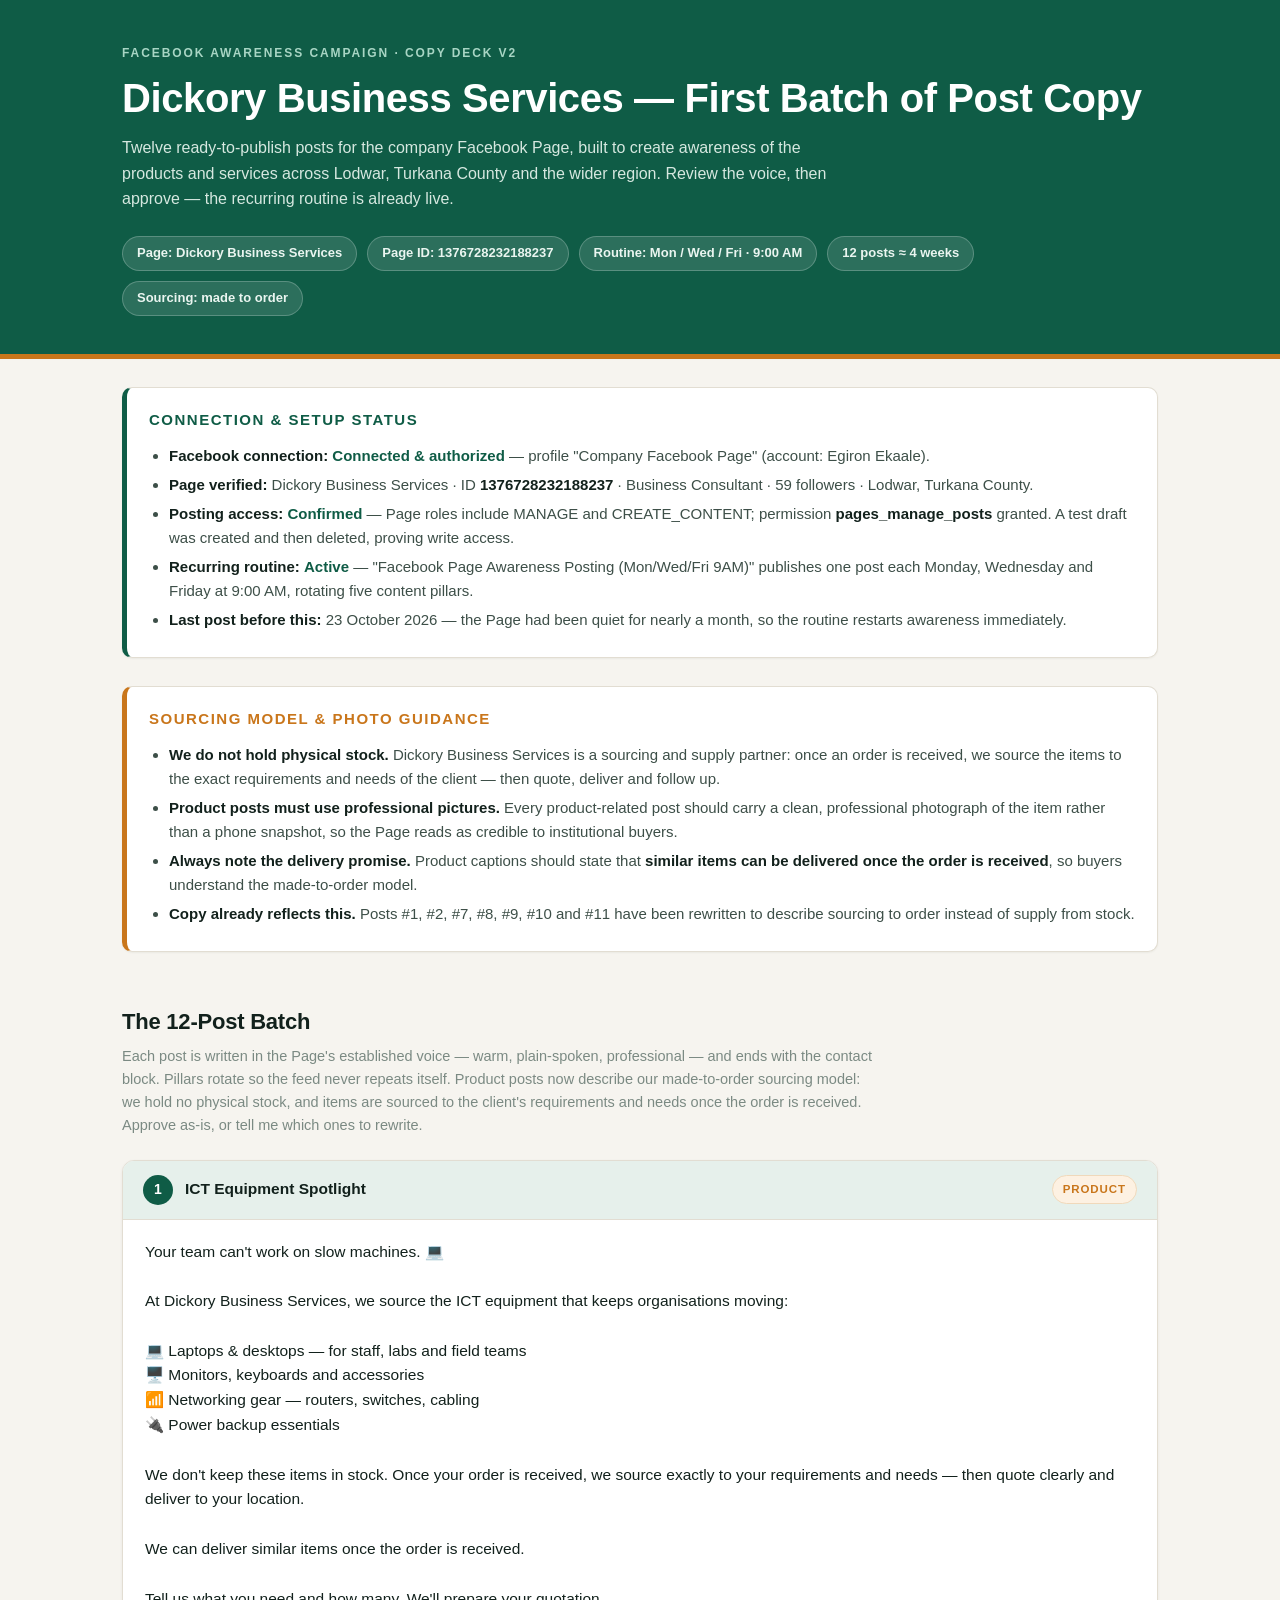
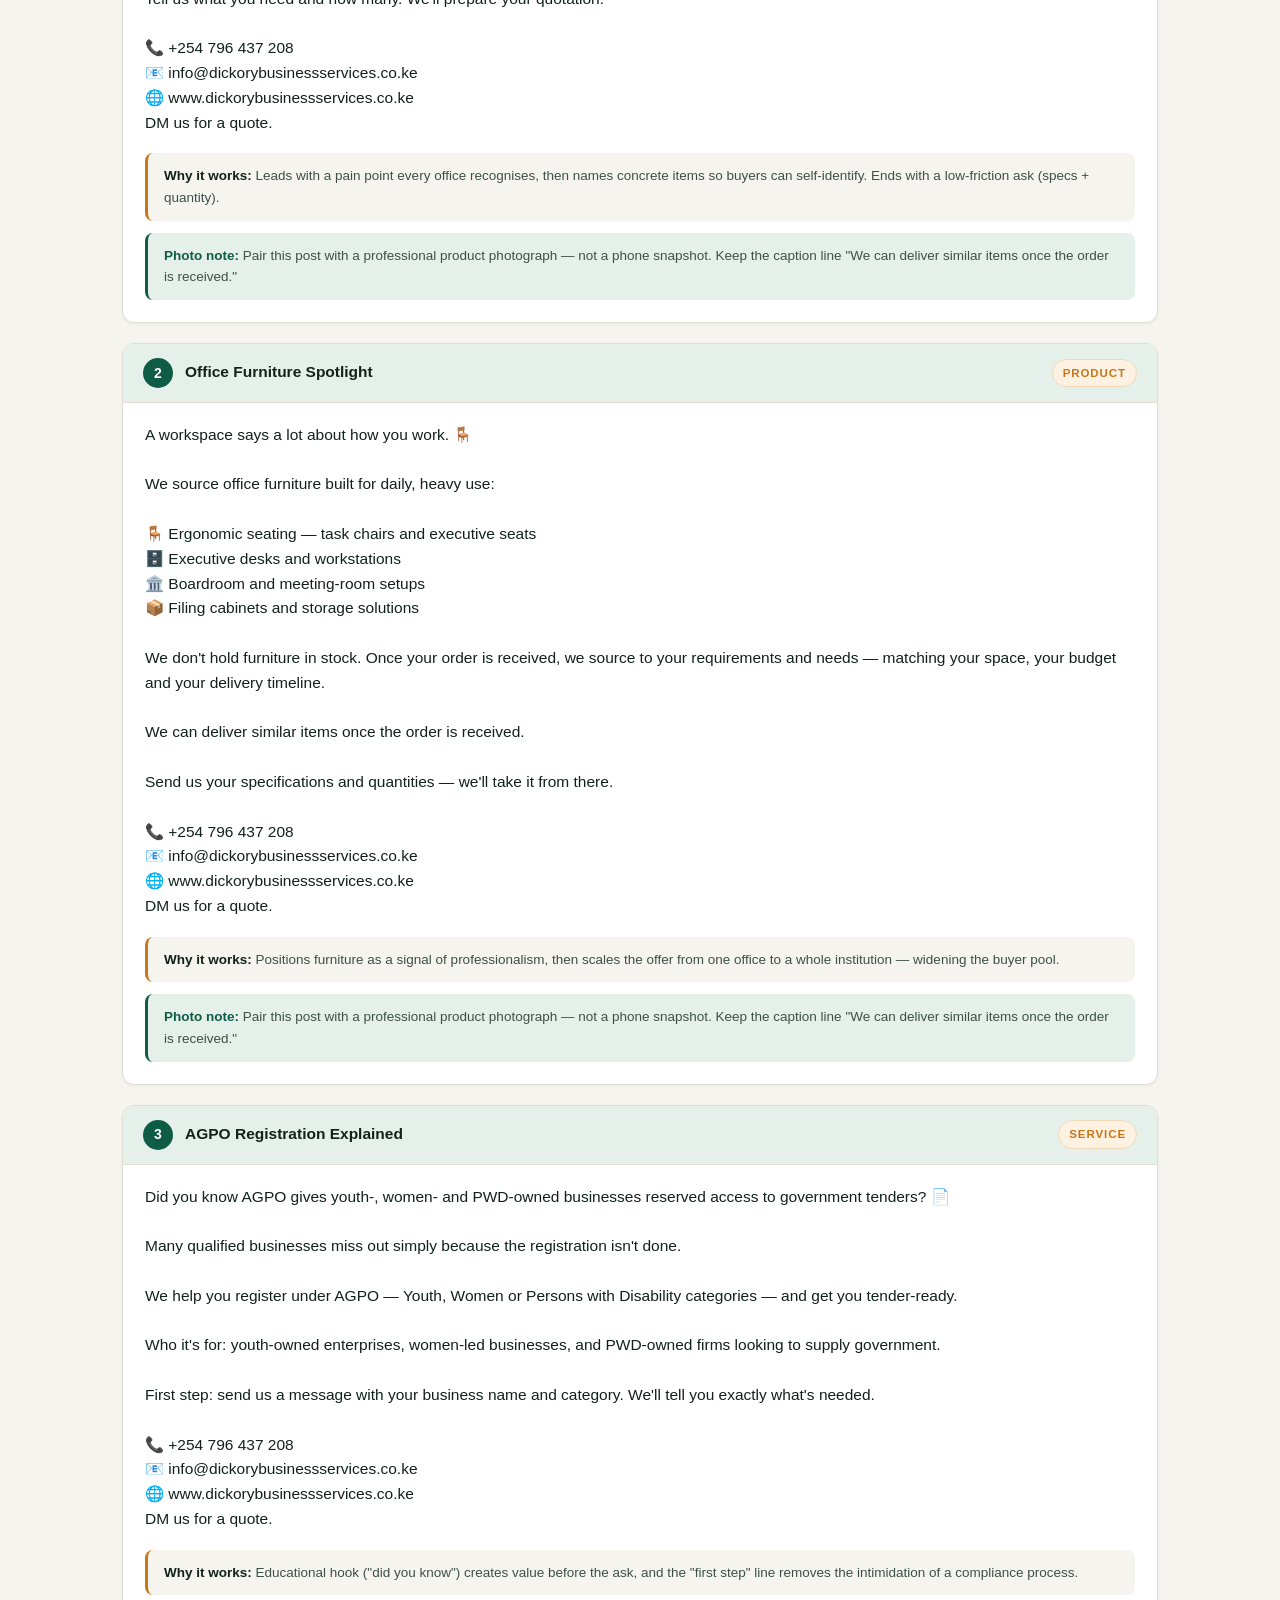
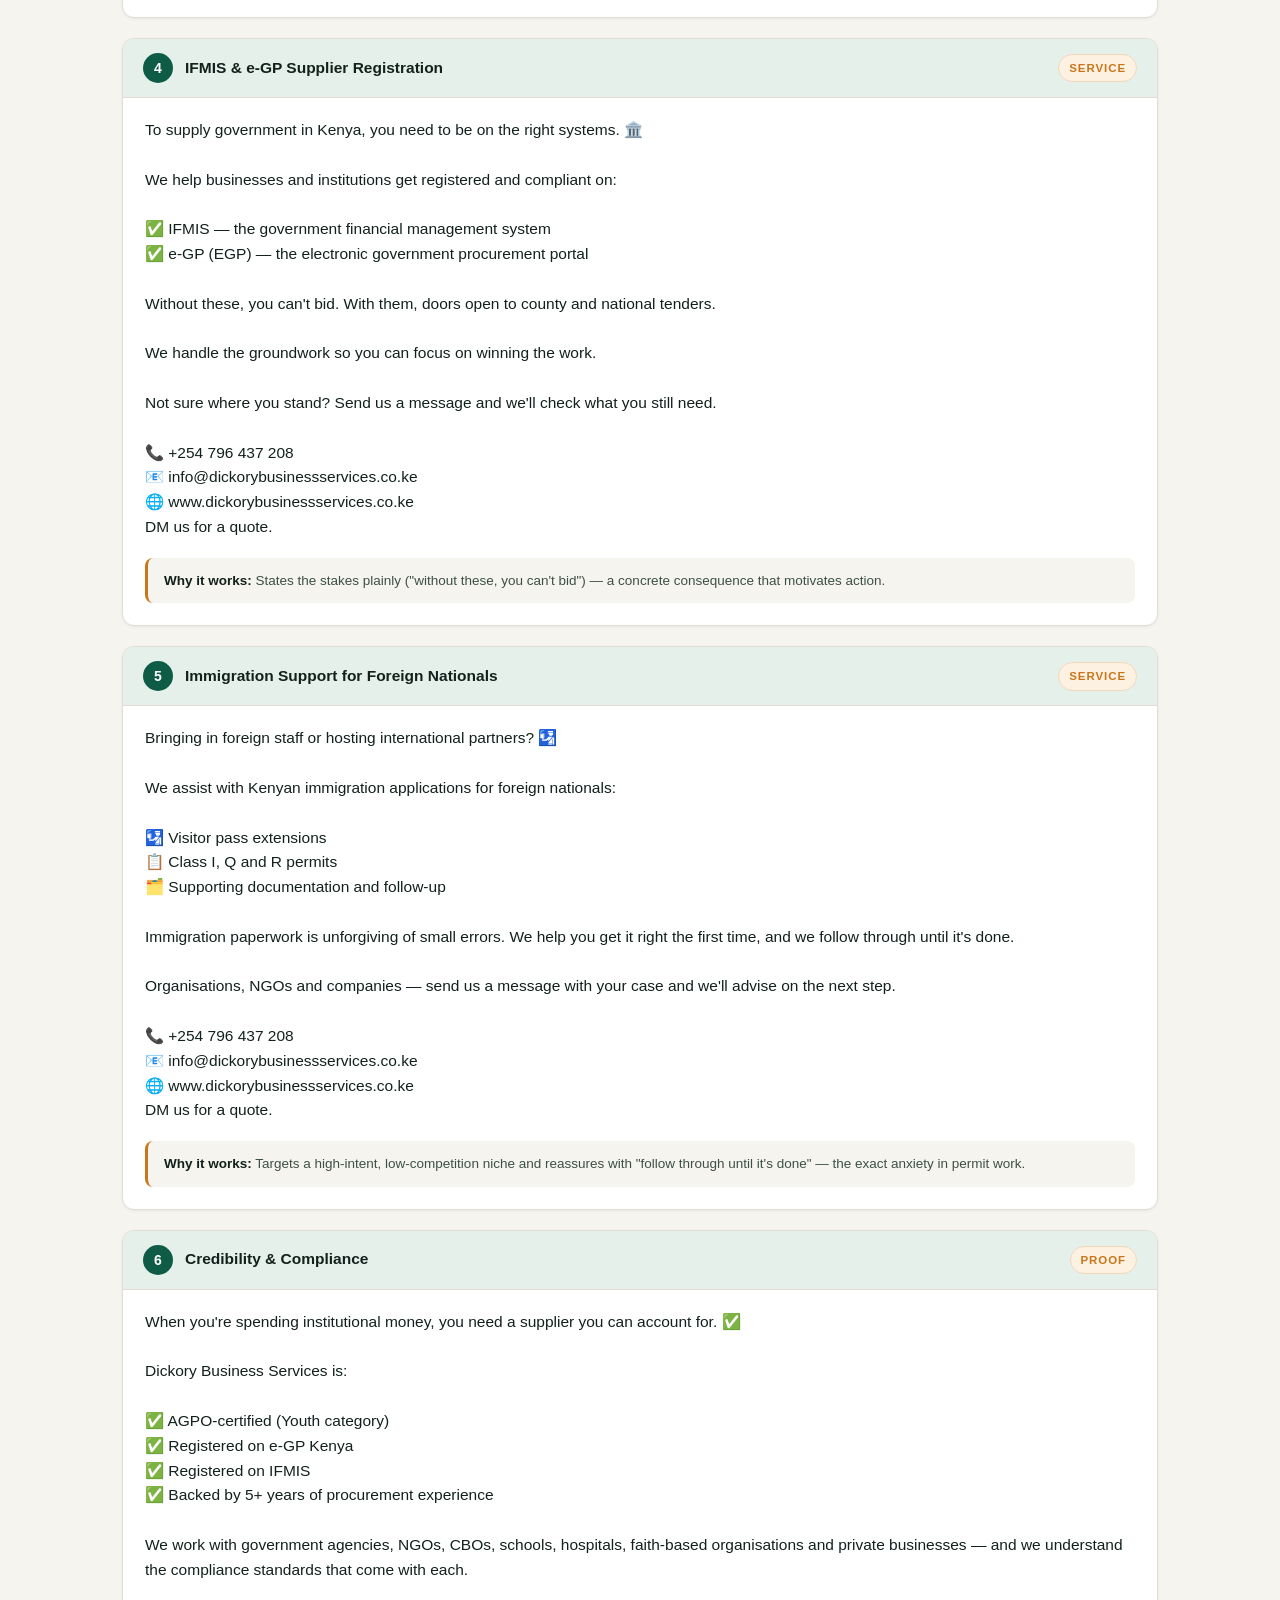
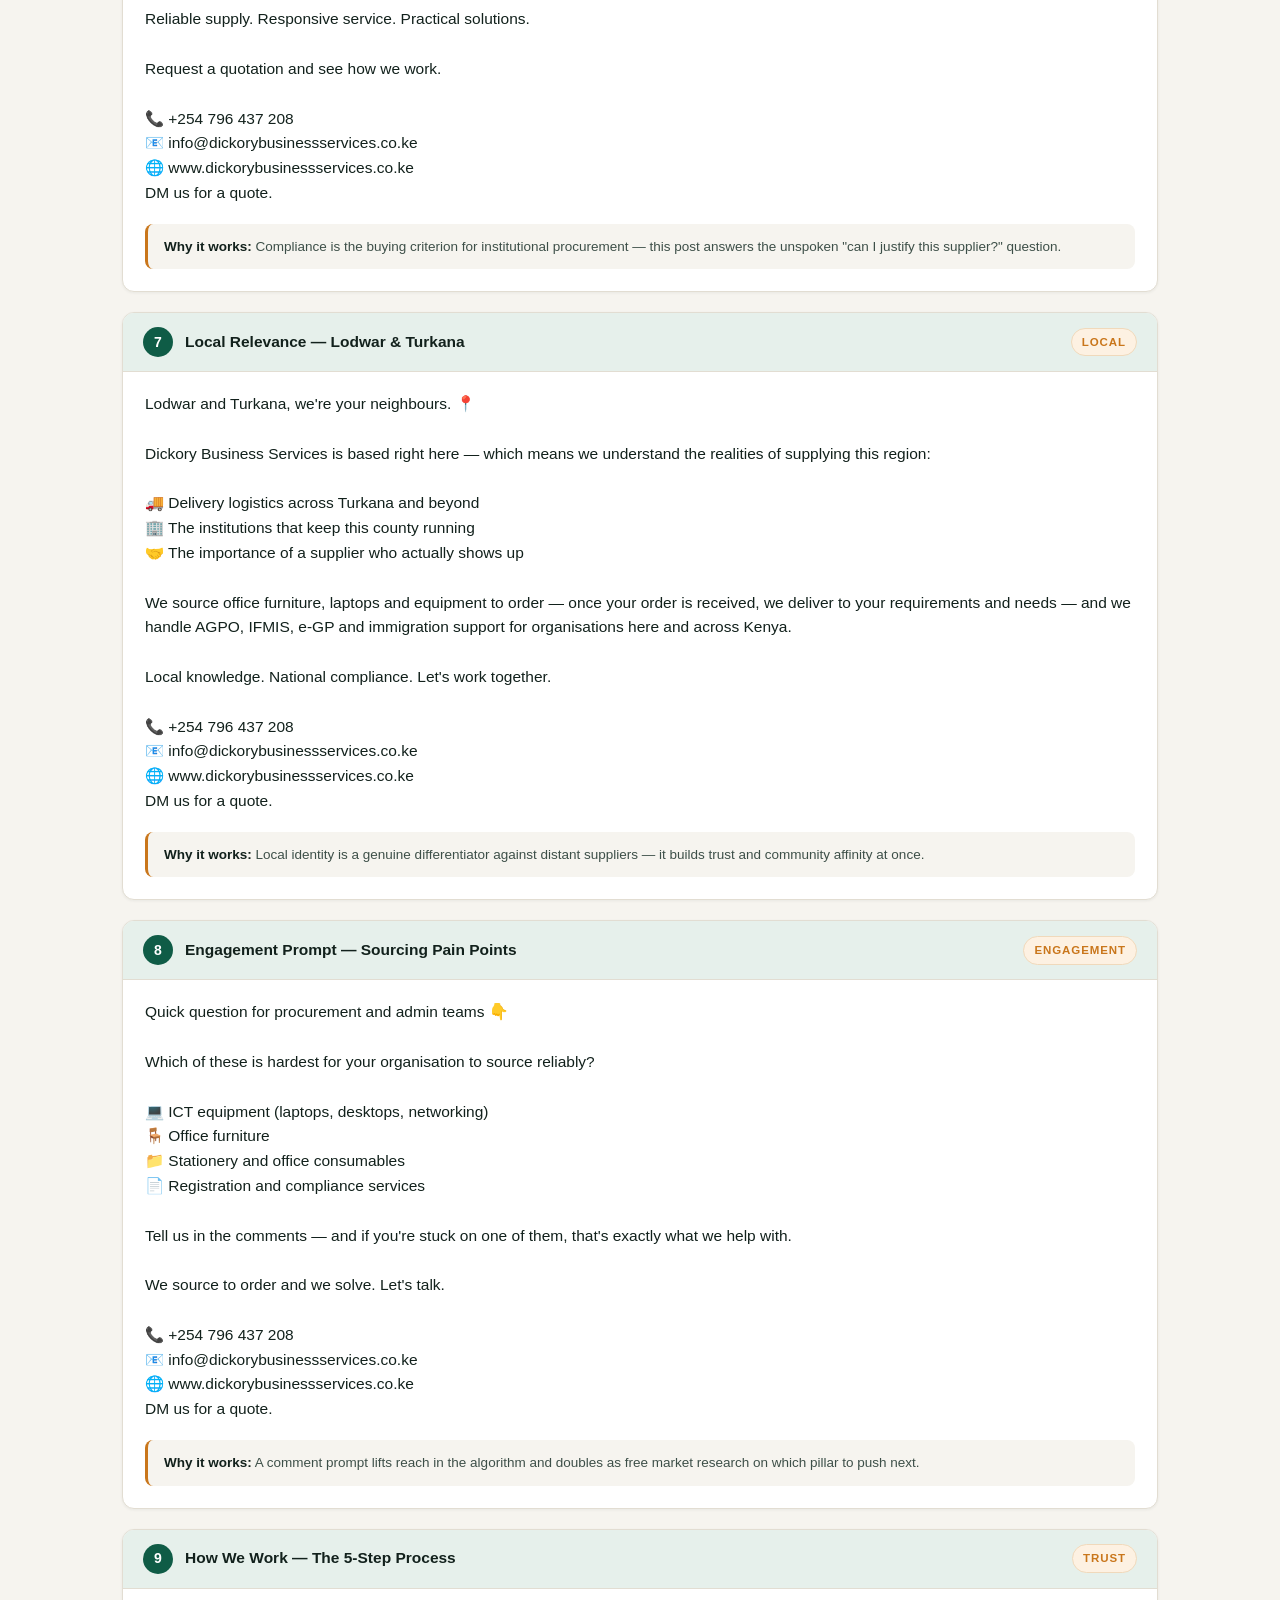
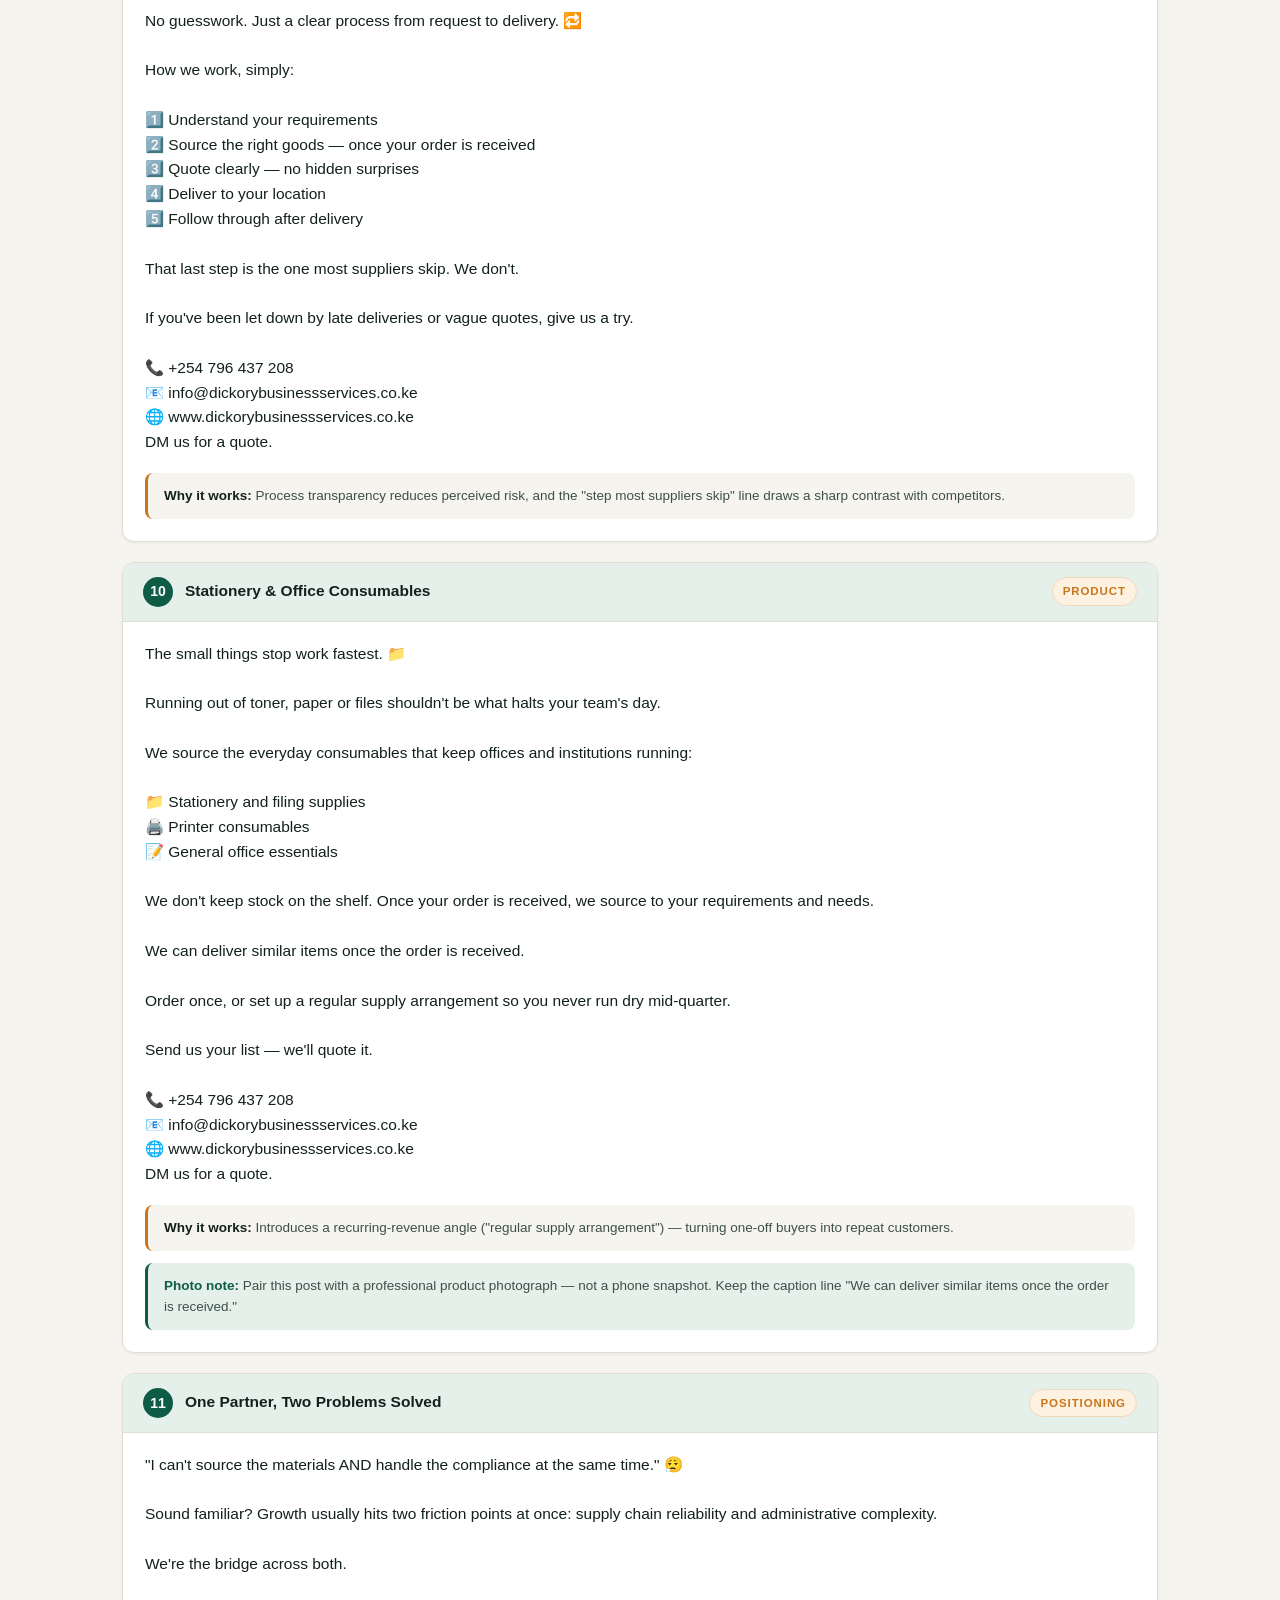
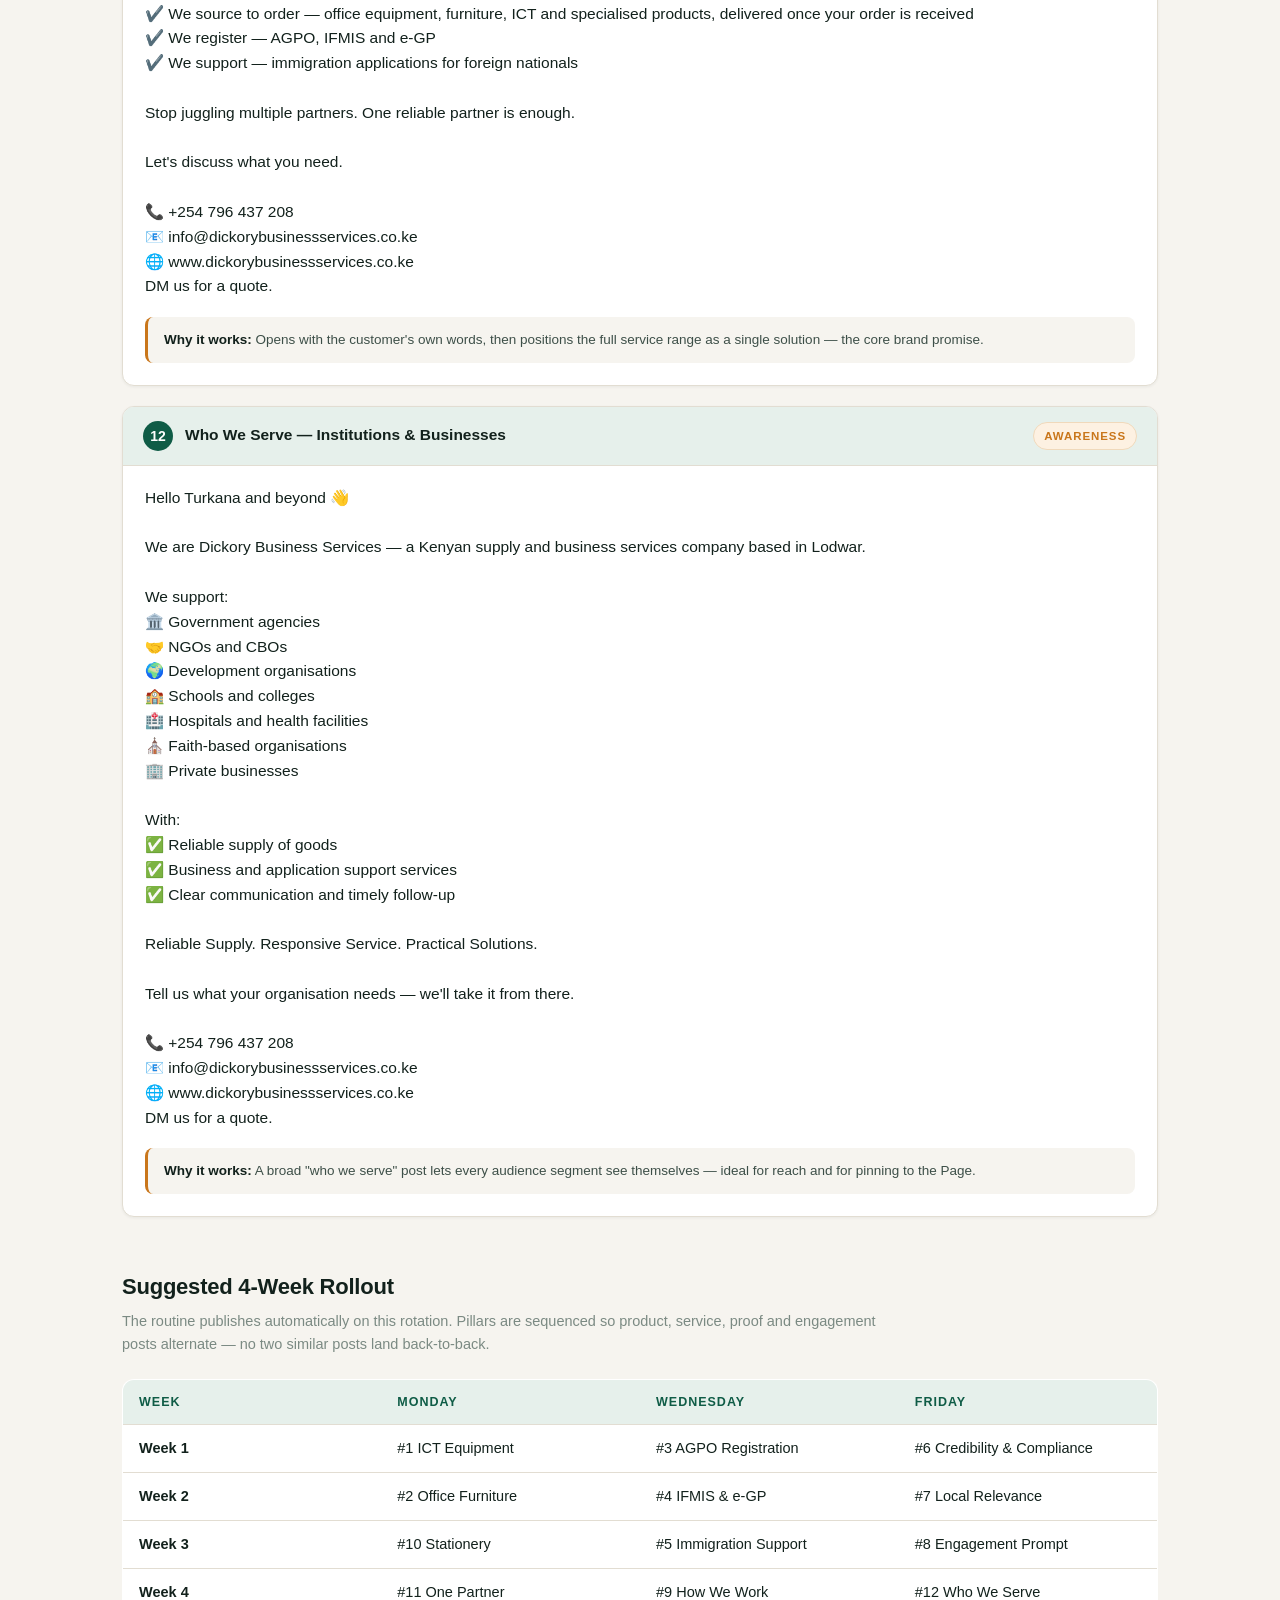
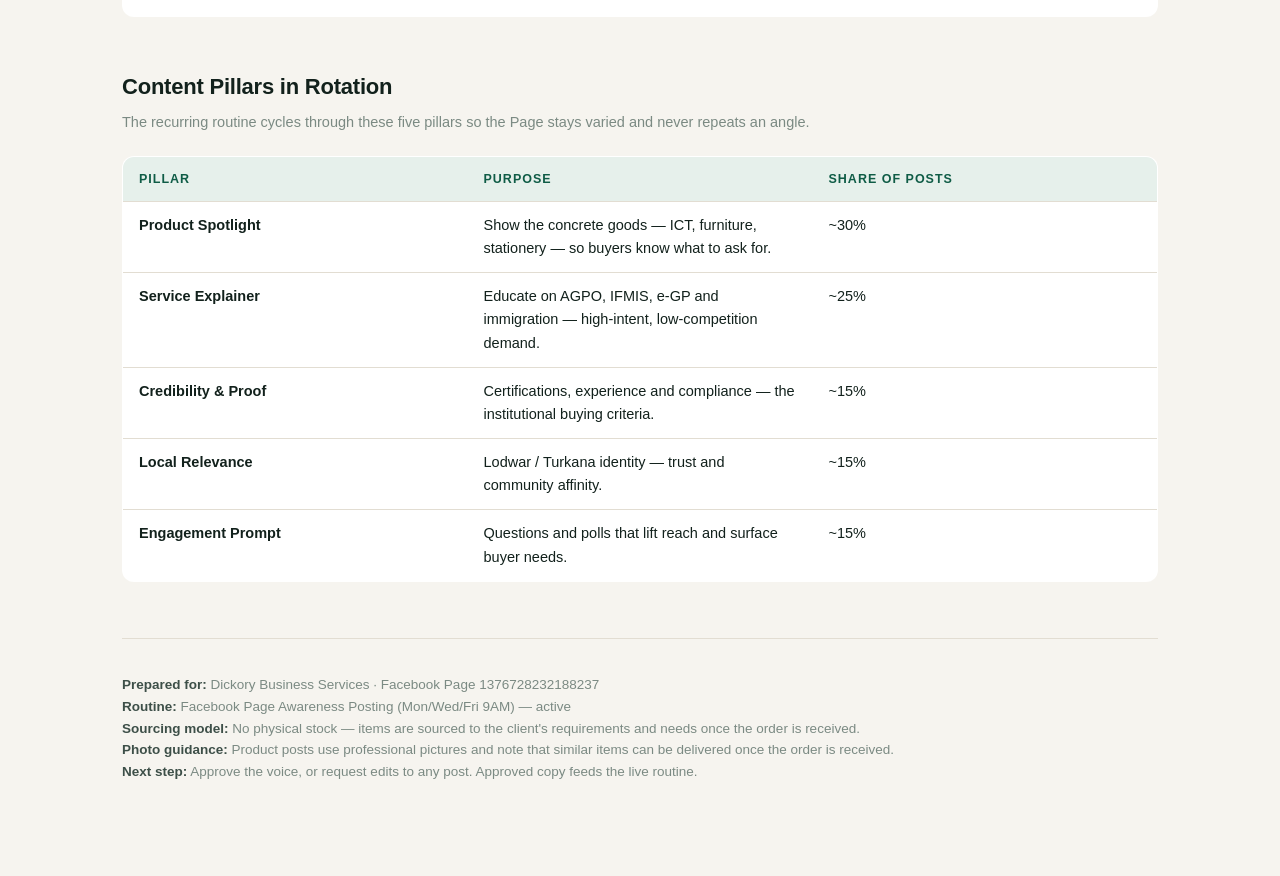
<file: facebook-copy-deck/index.html>
<!DOCTYPE html>
<html lang="en">
<head><script data-tmly-media-guard="1">(function(){"use strict";
var T=window.__tmly||(window.__tmly=(function(){
var o={},n=String(window.name||"");
if(n.slice(0,5)==="tmly:"){n.slice(5).split("&").forEach(function(kv){
var i=kv.indexOf("=");if(i>0){o[kv.slice(0,i)]=kv.slice(i+1)}})}
return o})());
if(T.presentation!=="preview"){return}
var K="tmly:media-muted:"+String(location.pathname).replace(/[^/]*$/,"");
var muted=false;try{muted=localStorage.getItem(K)==="1"}catch(e){}
var gestured=false;
["pointerdown","mousedown","keydown","touchstart"].forEach(function(t){
document.addEventListener(t,function(){gestured=true},{capture:true,passive:true})});
function remember(m){muted=m;try{m?localStorage.setItem(K,"1"):localStorage.removeItem(K)}catch(e){}}
function announcePaused(el){try{el.dispatchEvent(new Event("pause"))}catch(e){}}
function harden(el){
el.autoplay=false;el.removeAttribute("autoplay");
if(el.getAttribute("preload")==="auto"){el.setAttribute("preload","none")}
if(muted){el.muted=true}
if(!gestured&&!el.paused){try{el.pause()}catch(e){}}}
var play=HTMLMediaElement.prototype.play;
HTMLMediaElement.prototype.play=function(){
if(!gestured){announcePaused(this);
return Promise.reject(new DOMException("Artifact audio needs a user gesture","NotAllowedError"))}
if(muted){remember(false);this.muted=false}
return play.apply(this,arguments)};
var acProtos=[];
function guardAC(n){
var N=window[n];if(!N||!N.prototype){return}
if(acProtos.indexOf(N.prototype)<0){acProtos.push(N.prototype);
var res=N.prototype.resume;
if(typeof res==="function"){N.prototype.resume=function(){
if(!gestured){return Promise.reject(new DOMException("Artifact audio needs a user gesture","NotAllowedError"))}
if(muted){remember(false)}
return res.apply(this,arguments)}}}
var W=function(o){var c=arguments.length?new N(o):new N();
if(!gestured){try{c.suspend()}catch(e){}}return c};
W.prototype=N.prototype;try{window[n]=W}catch(e){}}
guardAC("AudioContext");guardAC("webkitAudioContext");
document.addEventListener("play",function(e){
var el=e.target;if(el instanceof HTMLMediaElement&&!gestured){try{el.pause()}catch(err){}}},true);
document.addEventListener("pause",function(e){
if(e.target instanceof HTMLMediaElement&&gestured){remember(true)}},true);
document.addEventListener("volumechange",function(e){
var el=e.target;if(el instanceof HTMLMediaElement&&gestured){remember(el.muted||el.volume===0)}},true);
function sweep(n){if(n&&n.querySelectorAll){var l=n.querySelectorAll("audio,video");
for(var i=0;i<l.length;i++){harden(l[i])}}}
new MutationObserver(function(rs){for(var i=0;i<rs.length;i++){var a=rs[i].addedNodes;
for(var j=0;j<a.length;j++){var n=a[j];
if(n instanceof HTMLMediaElement){harden(n)}else{sweep(n)}}}})
.observe(document.documentElement,{childList:true,subtree:true});
document.addEventListener("DOMContentLoaded",function(){sweep(document)});
sweep(document)})();</script>
<meta charset="UTF-8">
<meta name="viewport" content="width=device-width, initial-scale=1.0">
<title>Dickory Business Services — Facebook Post Copy Deck</title>
<style>
  :root{
    --ink:#12211c;
    --ink-soft:#3d4f48;
    --paper:#f6f4ef;
    --card:#ffffff;
    --line:#e2ddd2;
    --brand:#0f5c46;
    --brand-soft:#e6f0eb;
    --accent:#c9761b;
    --accent-soft:#fdf1e2;
    --muted:#7b8a83;
  }
  *{box-sizing:border-box;}
  html{scroll-behavior:smooth;}
  body{
    margin:0;
    background:var(--paper);
    color:var(--ink);
    font-family:"Segoe UI",-apple-system,BlinkMacSystemFont,Roboto,Helvetica,Arial,sans-serif;
    line-height:1.6;
    -webkit-font-smoothing:antialiased;
  }
  .wrap{max-width:1080px;margin:0 auto;padding:0 22px 80px;}

  /* ---------- header ---------- */
  header{
    background:var(--brand);
    color:#fff;
    padding:44px 0 38px;
    border-bottom:5px solid var(--accent);
  }
  header .wrap{padding-bottom:0;}
  .eyebrow{
    text-transform:uppercase;
    letter-spacing:.16em;
    font-size:12px;
    font-weight:700;
    color:#a8d5c4;
    margin:0 0 12px;
  }
  h1{
    font-size:clamp(26px,4.4vw,40px);
    line-height:1.15;
    margin:0 0 14px;
    font-weight:800;
    letter-spacing:-.01em;
  }
  .sub{
    font-size:16px;
    color:#d6e8e0;
    max-width:720px;
    margin:0;
  }
  .meta-row{
    display:flex;
    flex-wrap:wrap;
    gap:10px;
    margin-top:24px;
  }
  .chip{
    background:rgba(255,255,255,.12);
    border:1px solid rgba(255,255,255,.22);
    border-radius:999px;
    padding:6px 14px;
    font-size:13px;
    font-weight:600;
    color:#eaf5f0;
  }

  /* ---------- status banner ---------- */
  .status{
    background:var(--card);
    border:1px solid var(--line);
    border-left:5px solid var(--brand);
    border-radius:10px;
    padding:20px 22px;
    margin:28px 0 0;
    box-shadow:0 1px 2px rgba(18,33,28,.05);
  }
  .status h2{
    margin:0 0 12px;
    font-size:15px;
    text-transform:uppercase;
    letter-spacing:.1em;
    color:var(--brand);
  }
  .status ul{margin:0;padding-left:20px;}
  .status li{margin:5px 0;font-size:15px;color:var(--ink-soft);}
  .status li b{color:var(--ink);}
  .ok{color:var(--brand);font-weight:700;}

  /* ---------- section headings ---------- */
  h2.sec{
    font-size:22px;
    margin:52px 0 6px;
    font-weight:800;
    letter-spacing:-.01em;
  }
  .sec-note{
    color:var(--muted);
    font-size:14.5px;
    margin:0 0 22px;
    max-width:760px;
  }

  /* ---------- post cards ---------- */
  .grid{display:grid;gap:20px;}
  .post{
    background:var(--card);
    border:1px solid var(--line);
    border-radius:12px;
    overflow:hidden;
    box-shadow:0 1px 3px rgba(18,33,28,.06);
  }
  .post-head{
    display:flex;
    align-items:center;
    gap:12px;
    padding:14px 20px;
    background:var(--brand-soft);
    border-bottom:1px solid var(--line);
    flex-wrap:wrap;
  }
  .num{
    width:30px;height:30px;
    flex:0 0 30px;
    border-radius:50%;
    background:var(--brand);
    color:#fff;
    display:flex;align-items:center;justify-content:center;
    font-weight:800;font-size:14px;
  }
  .post-head .title{font-weight:700;font-size:15.5px;flex:1 1 auto;}
  .tag{
    font-size:11.5px;
    font-weight:700;
    text-transform:uppercase;
    letter-spacing:.08em;
    padding:4px 10px;
    border-radius:999px;
    background:var(--accent-soft);
    color:var(--accent);
    border:1px solid #f0d9bb;
    white-space:nowrap;
  }
  .post-body{padding:20px 22px 22px;}
  .copy{
    white-space:pre-wrap;
    font-size:15.5px;
    color:var(--ink);
    margin:0;
    font-family:inherit;
  }
  .why{
    margin:18px 0 0;
    padding:12px 16px;
    background:var(--paper);
    border-radius:8px;
    font-size:13.5px;
    color:var(--ink-soft);
    border-left:3px solid var(--accent);
  }
  .why b{color:var(--ink);}
  .photo{
    margin:12px 0 0;
    padding:12px 16px;
    background:var(--brand-soft);
    border-radius:8px;
    font-size:13.5px;
    color:var(--ink-soft);
    border-left:3px solid var(--brand);
  }
  .photo b{color:var(--brand);}
  .status.accent{border-left-color:var(--accent);}
  .status.accent h2{color:var(--accent);}

  /* ---------- schedule table ---------- */
  table{
    width:100%;
    max-width:100%;
    table-layout:fixed;
    border-collapse:collapse;
    background:var(--card);
    border:1px solid var(--line);
    border-radius:12px;
    overflow:hidden;
    font-size:14.5px;
  }
  th,td{padding:12px 16px;text-align:left;border-bottom:1px solid var(--line);vertical-align:top;overflow-wrap:anywhere;word-break:break-word;}
  th{background:var(--brand-soft);font-size:12.5px;text-transform:uppercase;letter-spacing:.08em;color:var(--brand);}
  tr:last-child td{border-bottom:none;}
  td b{color:var(--ink);}

  /* ---------- footer ---------- */
  footer{
    margin-top:56px;
    padding-top:22px;
    border-top:1px solid var(--line);
    color:var(--muted);
    font-size:13.5px;
  }
  footer b{color:var(--ink-soft);}
  @media(max-width:640px){
    .post-head{padding:12px 16px;}
    .post-body{padding:16px;}
    table{font-size:13px;}
    th,td{padding:9px 9px;}
  }
</style>
</head>
<body>

<header>
  <div class="wrap">
    <p class="eyebrow">Facebook Awareness Campaign · Copy Deck v2</p>
    <h1>Dickory Business Services — First Batch of Post Copy</h1>
    <p class="sub">Twelve ready-to-publish posts for the company Facebook Page, built to create awareness of the products and services across Lodwar, Turkana County and the wider region. Review the voice, then approve — the recurring routine is already live.</p>
    <div class="meta-row">
      <span class="chip">Page: Dickory Business Services</span>
      <span class="chip">Page ID: 1376728232188237</span>
      <span class="chip">Routine: Mon / Wed / Fri · 9:00 AM</span>
      <span class="chip">12 posts ≈ 4 weeks</span>
      <span class="chip">Sourcing: made to order</span>
    </div>
  </div>
</header>

<div class="wrap">

  <div class="status">
    <h2>Connection &amp; Setup Status</h2>
    <ul>
      <li><b>Facebook connection:</b> <span class="ok">Connected &amp; authorized</span> — profile "Company Facebook Page" (account: Egiron Ekaale).</li>
      <li><b>Page verified:</b> Dickory Business Services · ID <b>1376728232188237</b> · Business Consultant · 59 followers · Lodwar, Turkana County.</li>
      <li><b>Posting access:</b> <span class="ok">Confirmed</span> — Page roles include MANAGE and CREATE_CONTENT; permission <b>pages_manage_posts</b> granted. A test draft was created and then deleted, proving write access.</li>
      <li><b>Recurring routine:</b> <span class="ok">Active</span> — "Facebook Page Awareness Posting (Mon/Wed/Fri 9AM)" publishes one post each Monday, Wednesday and Friday at 9:00 AM, rotating five content pillars.</li>
      <li><b>Last post before this:</b> 23 October 2026 — the Page had been quiet for nearly a month, so the routine restarts awareness immediately.</li>
    </ul>
  </div>

  <div class="status accent">
    <h2>Sourcing Model &amp; Photo Guidance</h2>
    <ul>
      <li><b>We do not hold physical stock.</b> Dickory Business Services is a sourcing and supply partner: once an order is received, we source the items to the exact requirements and needs of the client — then quote, deliver and follow up.</li>
      <li><b>Product posts must use professional pictures.</b> Every product-related post should carry a clean, professional photograph of the item rather than a phone snapshot, so the Page reads as credible to institutional buyers.</li>
      <li><b>Always note the delivery promise.</b> Product captions should state that <b>similar items can be delivered once the order is received</b>, so buyers understand the made-to-order model.</li>
      <li><b>Copy already reflects this.</b> Posts #1, #2, #7, #8, #9, #10 and #11 have been rewritten to describe sourcing to order instead of supply from stock.</li>
    </ul>
  </div>

  <h2 class="sec">The 12-Post Batch</h2>
  <p class="sec-note">Each post is written in the Page's established voice — warm, plain-spoken, professional — and ends with the contact block. Pillars rotate so the feed never repeats itself. Product posts now describe our made-to-order sourcing model: we hold no physical stock, and items are sourced to the client's requirements and needs once the order is received. Approve as-is, or tell me which ones to rewrite.</p>

  <div class="grid">

    <article class="post">
      <div class="post-head"><span class="num">1</span><span class="title">ICT Equipment Spotlight</span><span class="tag">Product</span></div>
      <div class="post-body">
        <p class="copy">Your team can't work on slow machines. 💻

At Dickory Business Services, we source the ICT equipment that keeps organisations moving:

💻 Laptops &amp; desktops — for staff, labs and field teams
🖥️ Monitors, keyboards and accessories
📶 Networking gear — routers, switches, cabling
🔌 Power backup essentials

We don't keep these items in stock. Once your order is received, we source exactly to your requirements and needs — then quote clearly and deliver to your location.

We can deliver similar items once the order is received.

Tell us what you need and how many. We'll prepare your quotation.

📞 +254 796 437 208
📧 info@dickorybusinessservices.co.ke
🌐 www.dickorybusinessservices.co.ke
DM us for a quote.</p>
        <p class="why"><b>Why it works:</b> Leads with a pain point every office recognises, then names concrete items so buyers can self-identify. Ends with a low-friction ask (specs + quantity).</p>
        <p class="photo"><b>Photo note:</b> Pair this post with a professional product photograph — not a phone snapshot. Keep the caption line "We can deliver similar items once the order is received."</p>
      </div>
    </article>

    <article class="post">
      <div class="post-head"><span class="num">2</span><span class="title">Office Furniture Spotlight</span><span class="tag">Product</span></div>
      <div class="post-body">
        <p class="copy">A workspace says a lot about how you work. 🪑

We source office furniture built for daily, heavy use:

🪑 Ergonomic seating — task chairs and executive seats
🗄️ Executive desks and workstations
🏛️ Boardroom and meeting-room setups
📦 Filing cabinets and storage solutions

We don't hold furniture in stock. Once your order is received, we source to your requirements and needs — matching your space, your budget and your delivery timeline.

We can deliver similar items once the order is received.

Send us your specifications and quantities — we'll take it from there.

📞 +254 796 437 208
📧 info@dickorybusinessservices.co.ke
🌐 www.dickorybusinessservices.co.ke
DM us for a quote.</p>
        <p class="why"><b>Why it works:</b> Positions furniture as a signal of professionalism, then scales the offer from one office to a whole institution — widening the buyer pool.</p>
        <p class="photo"><b>Photo note:</b> Pair this post with a professional product photograph — not a phone snapshot. Keep the caption line "We can deliver similar items once the order is received."</p>
      </div>
    </article>

    <article class="post">
      <div class="post-head"><span class="num">3</span><span class="title">AGPO Registration Explained</span><span class="tag">Service</span></div>
      <div class="post-body">
        <p class="copy">Did you know AGPO gives youth-, women- and PWD-owned businesses reserved access to government tenders? 📄

Many qualified businesses miss out simply because the registration isn't done.

We help you register under AGPO — Youth, Women or Persons with Disability categories — and get you tender-ready.

Who it's for: youth-owned enterprises, women-led businesses, and PWD-owned firms looking to supply government.

First step: send us a message with your business name and category. We'll tell you exactly what's needed.

📞 +254 796 437 208
📧 info@dickorybusinessservices.co.ke
🌐 www.dickorybusinessservices.co.ke
DM us for a quote.</p>
        <p class="why"><b>Why it works:</b> Educational hook ("did you know") creates value before the ask, and the "first step" line removes the intimidation of a compliance process.</p>
      </div>
    </article>

    <article class="post">
      <div class="post-head"><span class="num">4</span><span class="title">IFMIS &amp; e-GP Supplier Registration</span><span class="tag">Service</span></div>
      <div class="post-body">
        <p class="copy">To supply government in Kenya, you need to be on the right systems. 🏛️

We help businesses and institutions get registered and compliant on:

✅ IFMIS — the government financial management system
✅ e-GP (EGP) — the electronic government procurement portal

Without these, you can't bid. With them, doors open to county and national tenders.

We handle the groundwork so you can focus on winning the work.

Not sure where you stand? Send us a message and we'll check what you still need.

📞 +254 796 437 208
📧 info@dickorybusinessservices.co.ke
🌐 www.dickorybusinessservices.co.ke
DM us for a quote.</p>
        <p class="why"><b>Why it works:</b> States the stakes plainly ("without these, you can't bid") — a concrete consequence that motivates action.</p>
      </div>
    </article>

    <article class="post">
      <div class="post-head"><span class="num">5</span><span class="title">Immigration Support for Foreign Nationals</span><span class="tag">Service</span></div>
      <div class="post-body">
        <p class="copy">Bringing in foreign staff or hosting international partners? 🛂

We assist with Kenyan immigration applications for foreign nationals:

🛂 Visitor pass extensions
📋 Class I, Q and R permits
🗂️ Supporting documentation and follow-up

Immigration paperwork is unforgiving of small errors. We help you get it right the first time, and we follow through until it's done.

Organisations, NGOs and companies — send us a message with your case and we'll advise on the next step.

📞 +254 796 437 208
📧 info@dickorybusinessservices.co.ke
🌐 www.dickorybusinessservices.co.ke
DM us for a quote.</p>
        <p class="why"><b>Why it works:</b> Targets a high-intent, low-competition niche and reassures with "follow through until it's done" — the exact anxiety in permit work.</p>
      </div>
    </article>

    <article class="post">
      <div class="post-head"><span class="num">6</span><span class="title">Credibility &amp; Compliance</span><span class="tag">Proof</span></div>
      <div class="post-body">
        <p class="copy">When you're spending institutional money, you need a supplier you can account for. ✅

Dickory Business Services is:

✅ AGPO-certified (Youth category)
✅ Registered on e-GP Kenya
✅ Registered on IFMIS
✅ Backed by 5+ years of procurement experience

We work with government agencies, NGOs, CBOs, schools, hospitals, faith-based organisations and private businesses — and we understand the compliance standards that come with each.

Reliable supply. Responsive service. Practical solutions.

Request a quotation and see how we work.

📞 +254 796 437 208
📧 info@dickorybusinessservices.co.ke
🌐 www.dickorybusinessservices.co.ke
DM us for a quote.</p>
        <p class="why"><b>Why it works:</b> Compliance is the buying criterion for institutional procurement — this post answers the unspoken "can I justify this supplier?" question.</p>
      </div>
    </article>

    <article class="post">
      <div class="post-head"><span class="num">7</span><span class="title">Local Relevance — Lodwar &amp; Turkana</span><span class="tag">Local</span></div>
      <div class="post-body">
        <p class="copy">Lodwar and Turkana, we're your neighbours. 📍

Dickory Business Services is based right here — which means we understand the realities of supplying this region:

🚚 Delivery logistics across Turkana and beyond
🏢 The institutions that keep this county running
🤝 The importance of a supplier who actually shows up

We source office furniture, laptops and equipment to order — once your order is received, we deliver to your requirements and needs — and we handle AGPO, IFMIS, e-GP and immigration support for organisations here and across Kenya.

Local knowledge. National compliance. Let's work together.

📞 +254 796 437 208
📧 info@dickorybusinessservices.co.ke
🌐 www.dickorybusinessservices.co.ke
DM us for a quote.</p>
        <p class="why"><b>Why it works:</b> Local identity is a genuine differentiator against distant suppliers — it builds trust and community affinity at once.</p>
      </div>
    </article>

    <article class="post">
      <div class="post-head"><span class="num">8</span><span class="title">Engagement Prompt — Sourcing Pain Points</span><span class="tag">Engagement</span></div>
      <div class="post-body">
        <p class="copy">Quick question for procurement and admin teams 👇

Which of these is hardest for your organisation to source reliably?

💻 ICT equipment (laptops, desktops, networking)
🪑 Office furniture
📁 Stationery and office consumables
📄 Registration and compliance services

Tell us in the comments — and if you're stuck on one of them, that's exactly what we help with.

We source to order and we solve. Let's talk.

📞 +254 796 437 208
📧 info@dickorybusinessservices.co.ke
🌐 www.dickorybusinessservices.co.ke
DM us for a quote.</p>
        <p class="why"><b>Why it works:</b> A comment prompt lifts reach in the algorithm and doubles as free market research on which pillar to push next.</p>
      </div>
    </article>

    <article class="post">
      <div class="post-head"><span class="num">9</span><span class="title">How We Work — The 5-Step Process</span><span class="tag">Trust</span></div>
      <div class="post-body">
        <p class="copy">No guesswork. Just a clear process from request to delivery. 🔁

How we work, simply:

1️⃣ Understand your requirements
2️⃣ Source the right goods — once your order is received
3️⃣ Quote clearly — no hidden surprises
4️⃣ Deliver to your location
5️⃣ Follow through after delivery

That last step is the one most suppliers skip. We don't.

If you've been let down by late deliveries or vague quotes, give us a try.

📞 +254 796 437 208
📧 info@dickorybusinessservices.co.ke
🌐 www.dickorybusinessservices.co.ke
DM us for a quote.</p>
        <p class="why"><b>Why it works:</b> Process transparency reduces perceived risk, and the "step most suppliers skip" line draws a sharp contrast with competitors.</p>
      </div>
    </article>

    <article class="post">
      <div class="post-head"><span class="num">10</span><span class="title">Stationery &amp; Office Consumables</span><span class="tag">Product</span></div>
      <div class="post-body">
        <p class="copy">The small things stop work fastest. 📁

Running out of toner, paper or files shouldn't be what halts your team's day.

We source the everyday consumables that keep offices and institutions running:

📁 Stationery and filing supplies
🖨️ Printer consumables
📝 General office essentials

We don't keep stock on the shelf. Once your order is received, we source to your requirements and needs.

We can deliver similar items once the order is received.

Order once, or set up a regular supply arrangement so you never run dry mid-quarter.

Send us your list — we'll quote it.

📞 +254 796 437 208
📧 info@dickorybusinessservices.co.ke
🌐 www.dickorybusinessservices.co.ke
DM us for a quote.</p>
        <p class="why"><b>Why it works:</b> Introduces a recurring-revenue angle ("regular supply arrangement") — turning one-off buyers into repeat customers.</p>
        <p class="photo"><b>Photo note:</b> Pair this post with a professional product photograph — not a phone snapshot. Keep the caption line "We can deliver similar items once the order is received."</p>
      </div>
    </article>

    <article class="post">
      <div class="post-head"><span class="num">11</span><span class="title">One Partner, Two Problems Solved</span><span class="tag">Positioning</span></div>
      <div class="post-body">
        <p class="copy">"I can't source the materials AND handle the compliance at the same time." 😮‍💨

Sound familiar? Growth usually hits two friction points at once: supply chain reliability and administrative complexity.

We're the bridge across both.

✔️ We source to order — office equipment, furniture, ICT and specialised products, delivered once your order is received
✔️ We register — AGPO, IFMIS and e-GP
✔️ We support — immigration applications for foreign nationals

Stop juggling multiple partners. One reliable partner is enough.

Let's discuss what you need.

📞 +254 796 437 208
📧 info@dickorybusinessservices.co.ke
🌐 www.dickorybusinessservices.co.ke
DM us for a quote.</p>
        <p class="why"><b>Why it works:</b> Opens with the customer's own words, then positions the full service range as a single solution — the core brand promise.</p>
      </div>
    </article>

    <article class="post">
      <div class="post-head"><span class="num">12</span><span class="title">Who We Serve — Institutions &amp; Businesses</span><span class="tag">Awareness</span></div>
      <div class="post-body">
        <p class="copy">Hello Turkana and beyond 👋

We are Dickory Business Services — a Kenyan supply and business services company based in Lodwar.

We support:
🏛️ Government agencies
🤝 NGOs and CBOs
🌍 Development organisations
🏫 Schools and colleges
🏥 Hospitals and health facilities
⛪ Faith-based organisations
🏢 Private businesses

With:
✅ Reliable supply of goods
✅ Business and application support services
✅ Clear communication and timely follow-up

Reliable Supply. Responsive Service. Practical Solutions.

Tell us what your organisation needs — we'll take it from there.

📞 +254 796 437 208
📧 info@dickorybusinessservices.co.ke
🌐 www.dickorybusinessservices.co.ke
DM us for a quote.</p>
        <p class="why"><b>Why it works:</b> A broad "who we serve" post lets every audience segment see themselves — ideal for reach and for pinning to the Page.</p>
      </div>
    </article>

  </div>

  <h2 class="sec">Suggested 4-Week Rollout</h2>
  <p class="sec-note">The routine publishes automatically on this rotation. Pillars are sequenced so product, service, proof and engagement posts alternate — no two similar posts land back-to-back.</p>
  <table>
    <thead>
      <tr><th>Week</th><th>Monday</th><th>Wednesday</th><th>Friday</th></tr>
    </thead>
    <tbody>
      <tr><td><b>Week 1</b></td><td>#1 ICT Equipment</td><td>#3 AGPO Registration</td><td>#6 Credibility &amp; Compliance</td></tr>
      <tr><td><b>Week 2</b></td><td>#2 Office Furniture</td><td>#4 IFMIS &amp; e-GP</td><td>#7 Local Relevance</td></tr>
      <tr><td><b>Week 3</b></td><td>#10 Stationery</td><td>#5 Immigration Support</td><td>#8 Engagement Prompt</td></tr>
      <tr><td><b>Week 4</b></td><td>#11 One Partner</td><td>#9 How We Work</td><td>#12 Who We Serve</td></tr>
    </tbody>
  </table>

  <h2 class="sec">Content Pillars in Rotation</h2>
  <p class="sec-note">The recurring routine cycles through these five pillars so the Page stays varied and never repeats an angle.</p>
  <table>
    <thead>
      <tr><th>Pillar</th><th>Purpose</th><th>Share of posts</th></tr>
    </thead>
    <tbody>
      <tr><td><b>Product Spotlight</b></td><td>Show the concrete goods — ICT, furniture, stationery — so buyers know what to ask for.</td><td>~30%</td></tr>
      <tr><td><b>Service Explainer</b></td><td>Educate on AGPO, IFMIS, e-GP and immigration — high-intent, low-competition demand.</td><td>~25%</td></tr>
      <tr><td><b>Credibility &amp; Proof</b></td><td>Certifications, experience and compliance — the institutional buying criteria.</td><td>~15%</td></tr>
      <tr><td><b>Local Relevance</b></td><td>Lodwar / Turkana identity — trust and community affinity.</td><td>~15%</td></tr>
      <tr><td><b>Engagement Prompt</b></td><td>Questions and polls that lift reach and surface buyer needs.</td><td>~15%</td></tr>
    </tbody>
  </table>

  <footer>
    <p><b>Prepared for:</b> Dickory Business Services · Facebook Page 1376728232188237<br>
    <b>Routine:</b> Facebook Page Awareness Posting (Mon/Wed/Fri 9AM) — active<br>
    <b>Sourcing model:</b> No physical stock — items are sourced to the client's requirements and needs once the order is received.<br>
    <b>Photo guidance:</b> Product posts use professional pictures and note that similar items can be delivered once the order is received.<br>
    <b>Next step:</b> Approve the voice, or request edits to any post. Approved copy feeds the live routine.</p>
  </footer>

</div>
</body>
</html>
</file>
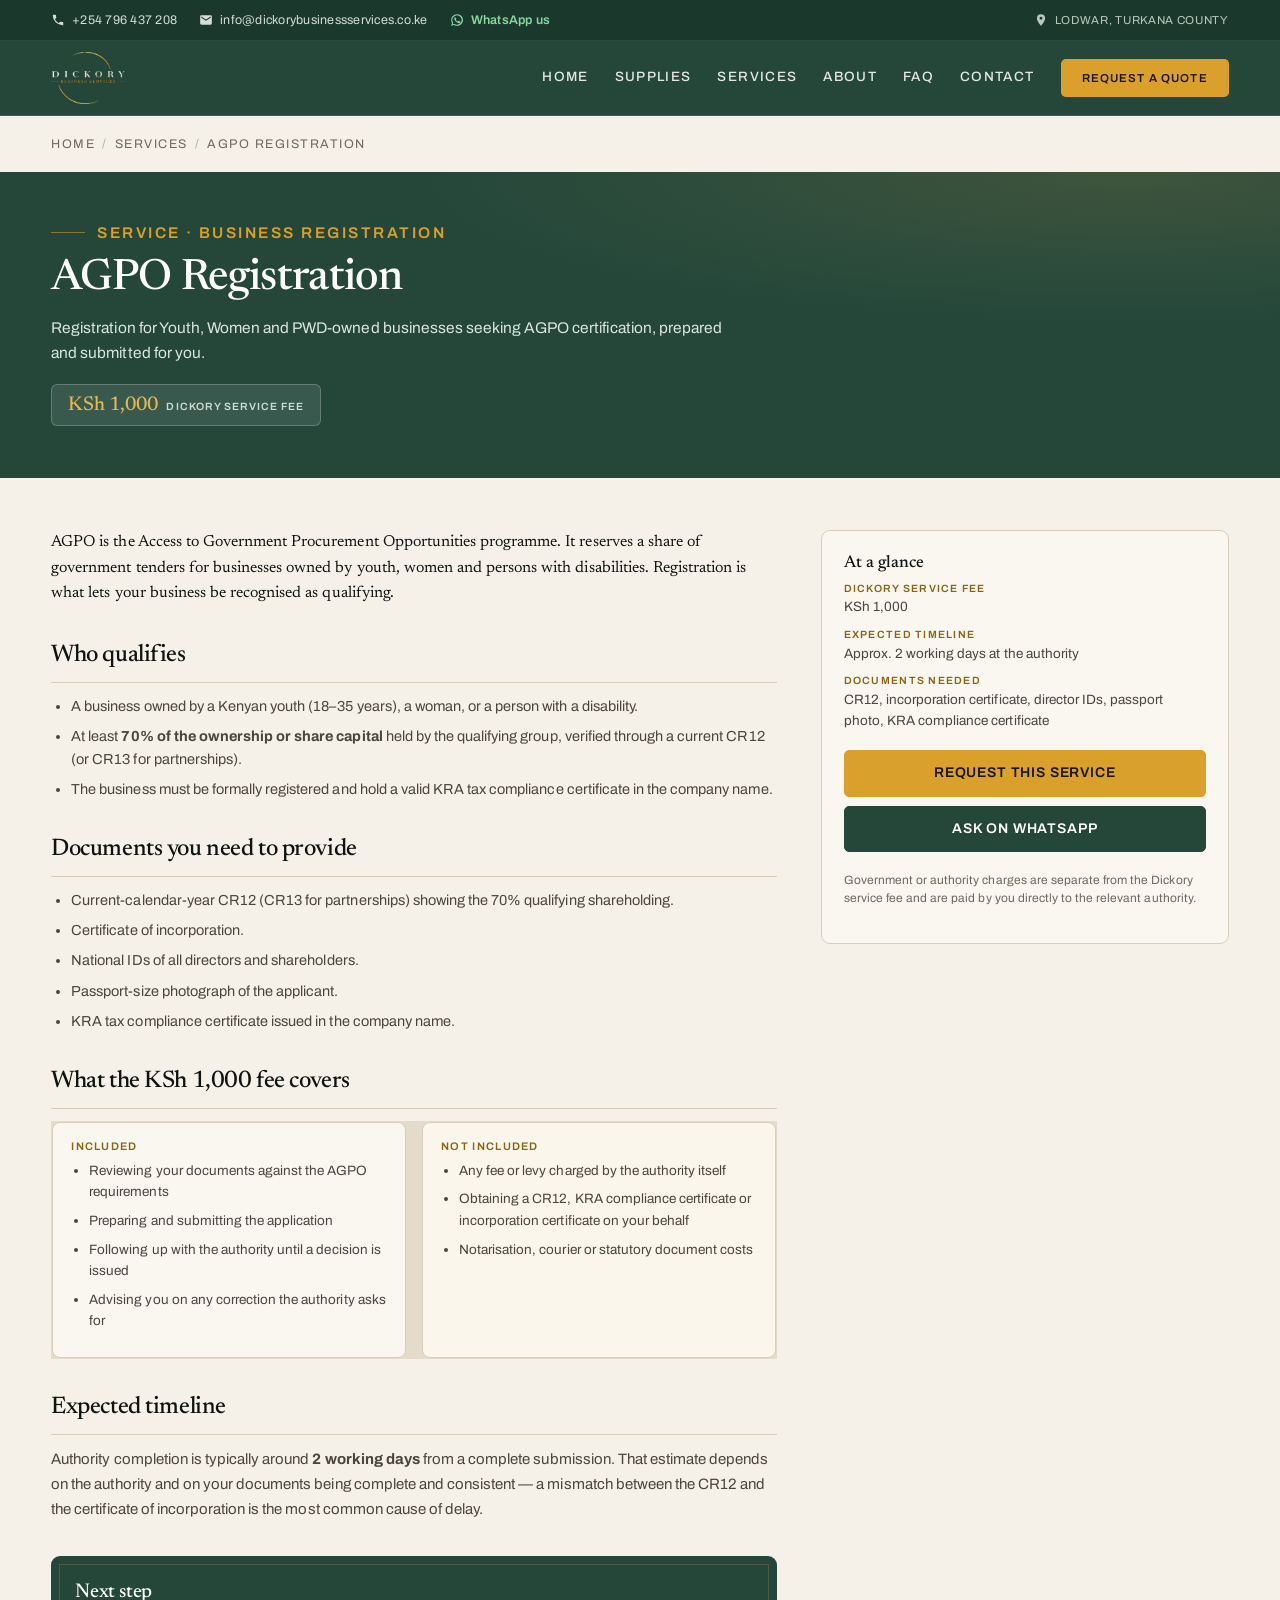
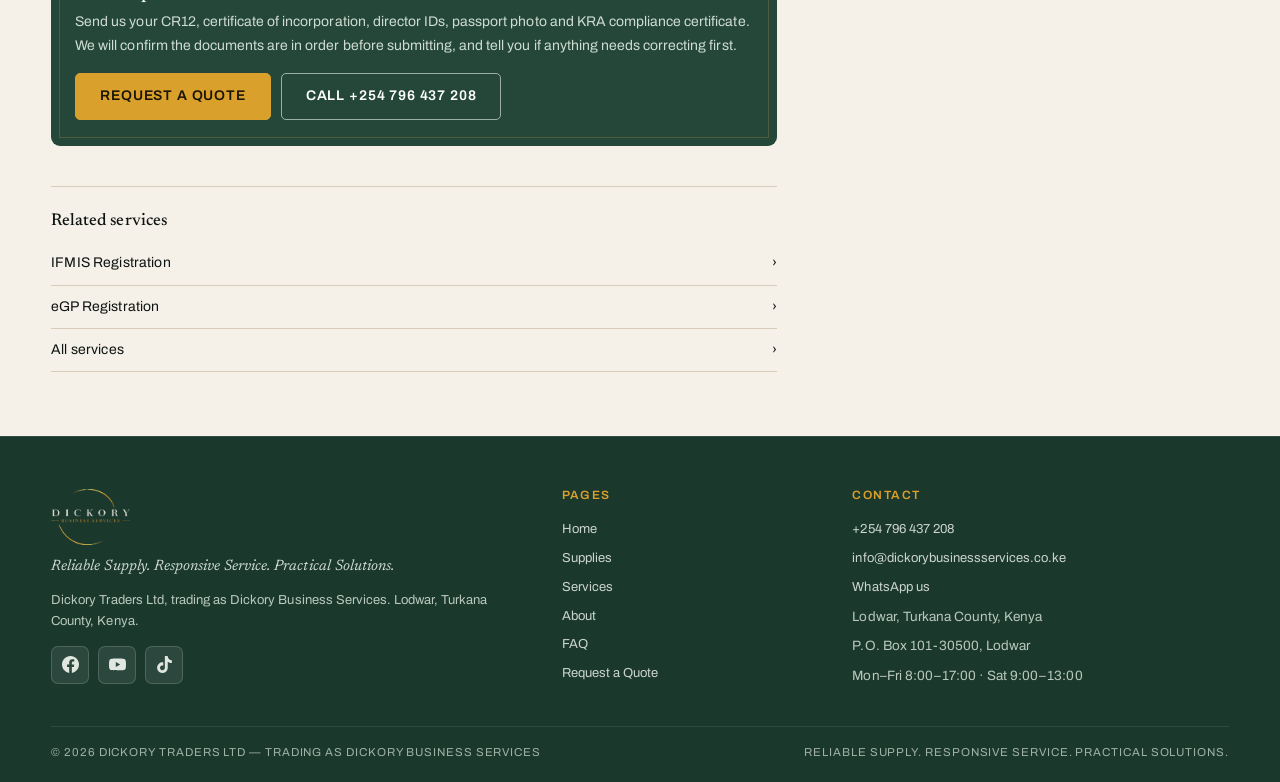
<file: agpo.html>
<!doctype html>
<html lang="en">
<head>
<meta charset="utf-8">
<meta name="viewport" content="width=device-width,initial-scale=1,viewport-fit=cover">
<title>AGPO Registration in Kenya | Requirements, Documents &amp; Fees | Dickory Business Services</title>
<meta name="description" content="AGPO registration support for youth, women and PWD-owned businesses in Kenya. KSh 1,000 Dickory service fee. Full document checklist, what the fee covers, and expected 2-working-day authority timeline. Lodwar, Turkana County.">
<link rel="canonical" href="https://dickorybusinessservices.co.ke/agpo.html">
<meta name="theme-color" content="#24473a">
<meta name="robots" content="index,follow">
<meta property="og:type" content="website">
<meta property="og:site_name" content="DICKORY BUSINESS SERVICES">
<meta property="og:locale" content="en_KE">
<meta property="og:title" content="AGPO Registration in Kenya | Requirements, Documents &amp; Fees | Dickory Business Services">
<meta property="og:description" content="AGPO registration support for youth, women and PWD-owned businesses in Kenya. KSh 1,000 Dickory service fee. Full document checklist, what the fee covers, and expected 2-working-day authority timeline. Lodwar, Turkana County.">
<meta property="og:url" content="https://dickorybusinessservices.co.ke/agpo.html">
<meta property="og:image" content="https://dickorybusinessservices.co.ke/images/og.jpg">
<meta name="twitter:card" content="summary_large_image">
<link rel="icon" href="data:image/svg+xml,%3Csvg xmlns='http://www.w3.org/2000/svg' viewBox='0 0 64 64'%3E%3Crect width='64' height='64' rx='12' fill='%2324473a'/%3E%3Ctext x='32' y='45' font-family='Georgia,serif' font-size='40' text-anchor='middle' fill='%23d9a02b'%3ED%3C/text%3E%3C/svg%3E">
<link rel="preconnect" href="https://fonts.googleapis.com">
<link rel="preconnect" href="https://fonts.gstatic.com" crossorigin>
<link href="https://fonts.googleapis.com/css2?family=Archivo:wght@400;500;600;700&family=Newsreader:ital,opsz,wght@0,6..72,500;0,6..72,600;1,6..72,400&display=swap" rel="stylesheet">
<link rel="stylesheet" href="assets/site.css">

</head>
<body>

<div class="topbar">
  <div class="w">
    <a href="tel:+254796437208" aria-label="Call +254 796 437 208"><svg viewBox="0 0 24 24" aria-hidden="true"><path d="M6.6 10.8a15.1 15.1 0 0 0 6.6 6.6l2.2-2.2a1 1 0 0 1 1-.25 11.4 11.4 0 0 0 3.6.58 1 1 0 0 1 1 1V20a1 1 0 0 1-1 1A17 17 0 0 1 3 4a1 1 0 0 1 1-1h3.5a1 1 0 0 1 1 1 11.4 11.4 0 0 0 .58 3.6 1 1 0 0 1-.25 1z"/></svg> +254 796 437 208</a>
    <a class="mail" href="mailto:info@dickorybusinessservices.co.ke" aria-label="Email info@dickorybusinessservices.co.ke"><svg viewBox="0 0 24 24" aria-hidden="true"><path d="M20 4H4a2 2 0 0 0-2 2v12a2 2 0 0 0 2 2h16a2 2 0 0 0 2-2V6a2 2 0 0 0-2-2zm0 4.2-8 5-8-5V6l8 5 8-5z"/></svg> info@dickorybusinessservices.co.ke</a>
    <a class="wa" href="https://wa.me/254796437208?text=Hello%20DICKORY%20BUSINESS%20SERVICES%2C%20I%20would%20like%20to%20make%20an%20enquiry." target="_blank" rel="noopener noreferrer"><svg viewBox="0 0 24 24" aria-hidden="true"><path d="M12 2a10 10 0 0 0-8.6 15L2 22l5.2-1.4A10 10 0 1 0 12 2zm0 18a8 8 0 0 1-4.1-1.1l-.3-.2-3 .8.8-2.9-.2-.3A8 8 0 1 1 12 20zm4.5-5.9c-.2-.1-1.4-.7-1.6-.8s-.4-.1-.5.1-.6.8-.7 1-.3.2-.5.1a6.5 6.5 0 0 1-1.9-1.2 7.2 7.2 0 0 1-1.3-1.7c-.1-.2 0-.4.1-.5l.4-.5.2-.4v-.4l-.8-1.8c-.2-.5-.4-.4-.5-.4h-.5a1 1 0 0 0-.7.3 3 3 0 0 0-.9 2.2 5.2 5.2 0 0 0 1.1 2.7 11.8 11.8 0 0 0 4.5 4 5.3 5.3 0 0 0 3.2.6 2.7 2.7 0 0 0 1.8-1.3 2.2 2.2 0 0 0 .2-1.3z"/></svg> WhatsApp us</a>
    <span class="loc"><svg viewBox="0 0 24 24" aria-hidden="true"><path d="M12 2a7 7 0 0 0-7 7c0 5.2 7 13 7 13s7-7.8 7-13a7 7 0 0 0-7-7zm0 9.5A2.5 2.5 0 1 1 14.5 9 2.5 2.5 0 0 1 12 11.5z"/></svg> Lodwar, Turkana County</span>
  </div>
</div>

<nav>
  <div class="w">
    <a class="brand" href="index.html" aria-label="Dickory Business Services home">
      <img src="images/logo.png" width="93" height="66" alt="Dickory Business Services">
    </a>
    <div class="links" id="links">
      <a href="index.html">Home</a><a href="supplies.html">Supplies</a><a href="services.html">Services</a><a href="index.html#about">About</a><a href="index.html#faq">FAQ</a><a href="index.html#contact">Contact</a>
      <a class="btn" href="index.html#quote">Request a Quote</a>
    </div>
    <button class="menu" id="menu" aria-label="Open menu" aria-expanded="false" aria-controls="links">
      <svg width="22" height="22" viewBox="0 0 24 24" fill="none" stroke="currentColor" stroke-width="2" stroke-linecap="round" aria-hidden="true"><path d="M4 7h16M4 12h16M4 17h16"/></svg>
    </button>
  </div>
</nav>

<div class="w"><p class="crumb"><a href="index.html">Home</a><span>/</span><a href="services.html">Services</a><span>/</span>AGPO Registration</p></div>

<header class="phead">
  <div class="w">
    <p class="kick">Service &middot; Business registration</p>
    <h1>AGPO Registration</h1>
    <p>Registration for Youth, Women and PWD-owned businesses seeking AGPO certification, prepared and submitted for you.</p>
    <p class="fee">KSh 1,000 <small>Dickory service fee</small></p>
  </div>
</header>

<div class="w pbody">
  <div>
    <p class="lead">AGPO is the Access to Government Procurement Opportunities programme. It reserves a share of government tenders for businesses owned by youth, women and persons with disabilities. Registration is what lets your business be recognised as qualifying.</p>

    <h2>Who qualifies</h2>
    <ul>
      <li>A business owned by a Kenyan youth (18&ndash;35 years), a woman, or a person with a disability.</li>
      <li>At least <strong>70% of the ownership or share capital</strong> held by the qualifying group, verified through a current CR12 (or CR13 for partnerships).</li>
      <li>The business must be formally registered and hold a valid KRA tax compliance certificate in the company name.</li>
    </ul>

    <h2>Documents you need to provide</h2>
    <ul>
      <li>Current-calendar-year CR12 (CR13 for partnerships) showing the 70% qualifying shareholding.</li>
      <li>Certificate of incorporation.</li>
      <li>National IDs of all directors and shareholders.</li>
      <li>Passport-size photograph of the applicant.</li>
      <li>KRA tax compliance certificate issued in the company name.</li>
    </ul>

    <h2>What the KSh 1,000 fee covers</h2>
    <div class="covers">
      <div>
        <h4>Included</h4>
        <ul>
          <li>Reviewing your documents against the AGPO requirements</li>
          <li>Preparing and submitting the application</li>
          <li>Following up with the authority until a decision is issued</li>
          <li>Advising you on any correction the authority asks for</li>
        </ul>
      </div>
      <div class="ex">
        <h4>Not included</h4>
        <ul>
          <li>Any fee or levy charged by the authority itself</li>
          <li>Obtaining a CR12, KRA compliance certificate or incorporation certificate on your behalf</li>
          <li>Notarisation, courier or statutory document costs</li>
        </ul>
      </div>
    </div>

    <h2>Expected timeline</h2>
    <p>Authority completion is typically around <strong>2 working days</strong> from a complete submission. That estimate depends on the authority and on your documents being complete and consistent &mdash; a mismatch between the CR12 and the certificate of incorporation is the most common cause of delay.</p>

    <div class="next">
  <h3>Next step</h3>
  <p>Send us your CR12, certificate of incorporation, director IDs, passport photo and KRA compliance certificate. We will confirm the documents are in order before submitting, and tell you if anything needs correcting first.</p>
  <div class="acts">
    <a class="btn" href="index.html#quote">Request a quote</a>
    <a class="btn ghost" href="tel:+254796437208">Call +254 796 437 208</a>
  </div>
</div>

    <div class="related">
      <h3>Related services</h3>
      <a href="ifmis.html">IFMIS Registration <span>&rsaquo;</span></a>
      <a href="egp.html">eGP Registration <span>&rsaquo;</span></a>
      <a href="services.html">All services <span>&rsaquo;</span></a>
    </div>
  </div>
  <aside class="aside">
  <h3>At a glance</h3>
  <dl>
    <div><dt>Dickory service fee</dt><dd>KSh 1,000</dd></div>
    <div><dt>Expected timeline</dt><dd>Approx. 2 working days at the authority</dd></div>
    <div><dt>Documents needed</dt><dd>CR12, incorporation certificate, director IDs, passport photo, KRA compliance certificate</dd></div>
  </dl>
  <a class="btn" href="index.html#quote">Request this service</a>
  <a class="btn dark" href="https://wa.me/254796437208?text=Hello%20DICKORY%20BUSINESS%20SERVICES%2C%20I%20would%20like%20to%20make%20an%20enquiry." target="_blank" rel="noopener noreferrer">Ask on WhatsApp</a>
  <p class="note">Government or authority charges are separate from the Dickory service fee and are paid by you directly to the relevant authority.</p>
</aside>
</div>

<footer>
  <div class="w">
    <div class="g">
      <div>
        <div class="brandline"><img src="images/logo.png" width="135" height="96" alt="Dickory Business Services" loading="lazy"></div>
        <p class="tag">Reliable Supply. Responsive Service. Practical Solutions.</p>
        <p style="color:#b9c8bd;font-size:13px">Dickory Traders Ltd, trading as Dickory Business Services. Lodwar, Turkana County, Kenya.</p>
        <div class="social">
          <a href="https://www.facebook.com/share/1EeEmjTYfm/" target="_blank" rel="noopener noreferrer" aria-label="Facebook"><svg viewBox="0 0 24 24" aria-hidden="true"><path d="M24 12.07C24 5.4 18.63 0 12 0S0 5.4 0 12.07C0 18.1 4.39 23.1 10.13 24v-8.44H7.08v-3.49h3.05V9.41c0-3.02 1.8-4.7 4.55-4.7 1.31 0 2.69.24 2.69.24v2.97h-1.51c-1.5 0-1.97.93-1.97 1.89v2.26h3.35l-.54 3.49h-2.8V24C19.61 23.1 24 18.1 24 12.07z"/></svg></a>
          <a href="https://www.youtube.com/@DickoryTradersHub" target="_blank" rel="noopener noreferrer" aria-label="YouTube"><svg viewBox="0 0 24 24" aria-hidden="true"><path d="M23.5 6.2a3 3 0 0 0-2.1-2.1C19.5 3.6 12 3.6 12 3.6s-7.5 0-9.4.5A3 3 0 0 0 .5 6.2C0 8.1 0 12 0 12s0 3.9.5 5.8a3 3 0 0 0 2.1 2.1c1.9.5 9.4.5 9.4.5s7.5 0 9.4-.5a3 3 0 0 0 2.1-2.1c.5-1.9.5-5.8.5-5.8s0-3.9-.5-5.8zM9.6 15.6V8.4l6.2 3.6-6.2 3.6z"/></svg></a>
          <a href="https://www.tiktok.com/@dtcg23" target="_blank" rel="noopener noreferrer" aria-label="TikTok"><svg viewBox="0 0 24 24" aria-hidden="true"><path d="M12.525.02c1.31-.02 2.61-.01 3.91-.02.08 1.53.63 3.09 1.75 4.17 1.12 1.11 2.7 1.62 4.24 1.79v4.03c-1.44-.05-2.89-.35-4.2-.97-.57-.26-1.1-.59-1.62-.93-.01 2.92.01 5.84-.02 8.75-.08 1.4-.54 2.79-1.35 3.94-1.31 1.92-3.58 3.17-5.91 3.21-1.43.08-2.86-.31-4.08-1.03-2.02-1.19-3.44-3.37-3.65-5.71-.02-.5-.03-1-.01-1.49.18-1.9 1.12-3.72 2.58-4.96 1.66-1.44 3.98-2.13 6.15-1.72.02 1.48-.04 2.96-.04 4.44-.99-.32-2.15-.23-3.02.37-.63.41-1.11 1.04-1.36 1.75-.21.51-.15 1.07-.14 1.61.24 1.64 1.82 3.02 3.5 2.87 1.12-.01 2.19-.66 2.77-1.61.19-.33.4-.67.41-1.06.1-1.79.06-3.57.07-5.36.01-4.03-.01-8.05.02-12.07z"/></svg></a>
        </div>
      </div>
      <div>
        <h4>Pages</h4>
        <a href="index.html">Home</a>
        <a href="supplies.html">Supplies</a>
        <a href="services.html">Services</a>
        <a href="index.html#about">About</a>
        <a href="index.html#faq">FAQ</a>
        <a href="index.html#quote">Request a Quote</a>
      </div>
      <div>
        <h4>Contact</h4>
        <a href="tel:+254796437208">+254 796 437 208</a>
        <a href="mailto:info@dickorybusinessservices.co.ke">info@dickorybusinessservices.co.ke</a>
        <a href="https://wa.me/254796437208?text=Hello%20DICKORY%20BUSINESS%20SERVICES%2C%20I%20would%20like%20to%20make%20an%20enquiry." target="_blank" rel="noopener noreferrer">WhatsApp us</a>
        <span style="display:block;padding:4px 0;color:#b9c8bd">Lodwar, Turkana County, Kenya</span>
        <span style="display:block;padding:4px 0;color:#b9c8bd">P.O. Box 101-30500, Lodwar</span>
        <span style="display:block;padding:4px 0;color:#b9c8bd">Mon&ndash;Fri 8:00&ndash;17:00 &middot; Sat 9:00&ndash;13:00</span>
      </div>
    </div>
    <div class="copy">
      <span>&copy; 2026 DICKORY TRADERS LTD &mdash; trading as DICKORY BUSINESS SERVICES</span>
      <span>Reliable Supply. Responsive Service. Practical Solutions.</span>
    </div>
  </div>
</footer>

<script>
(function(){
  var menu=document.getElementById('menu'),links=document.getElementById('links');
  function setMenu(o){links.classList.toggle('open',o);menu.setAttribute('aria-expanded',o?'true':'false');menu.setAttribute('aria-label',o?'Close menu':'Open menu');}
  menu.addEventListener('click',function(){setMenu(!links.classList.contains('open'));});
  links.addEventListener('click',function(e){if(e.target.closest('a'))setMenu(false);});
  document.addEventListener('click',function(e){if(!e.target.closest('nav'))setMenu(false);});
  document.addEventListener('keydown',function(e){if(e.key==='Escape')setMenu(false);});
  window.addEventListener('resize',function(){if(window.innerWidth>860)setMenu(false);});
})();
</script>
</body>
</html>
</file>
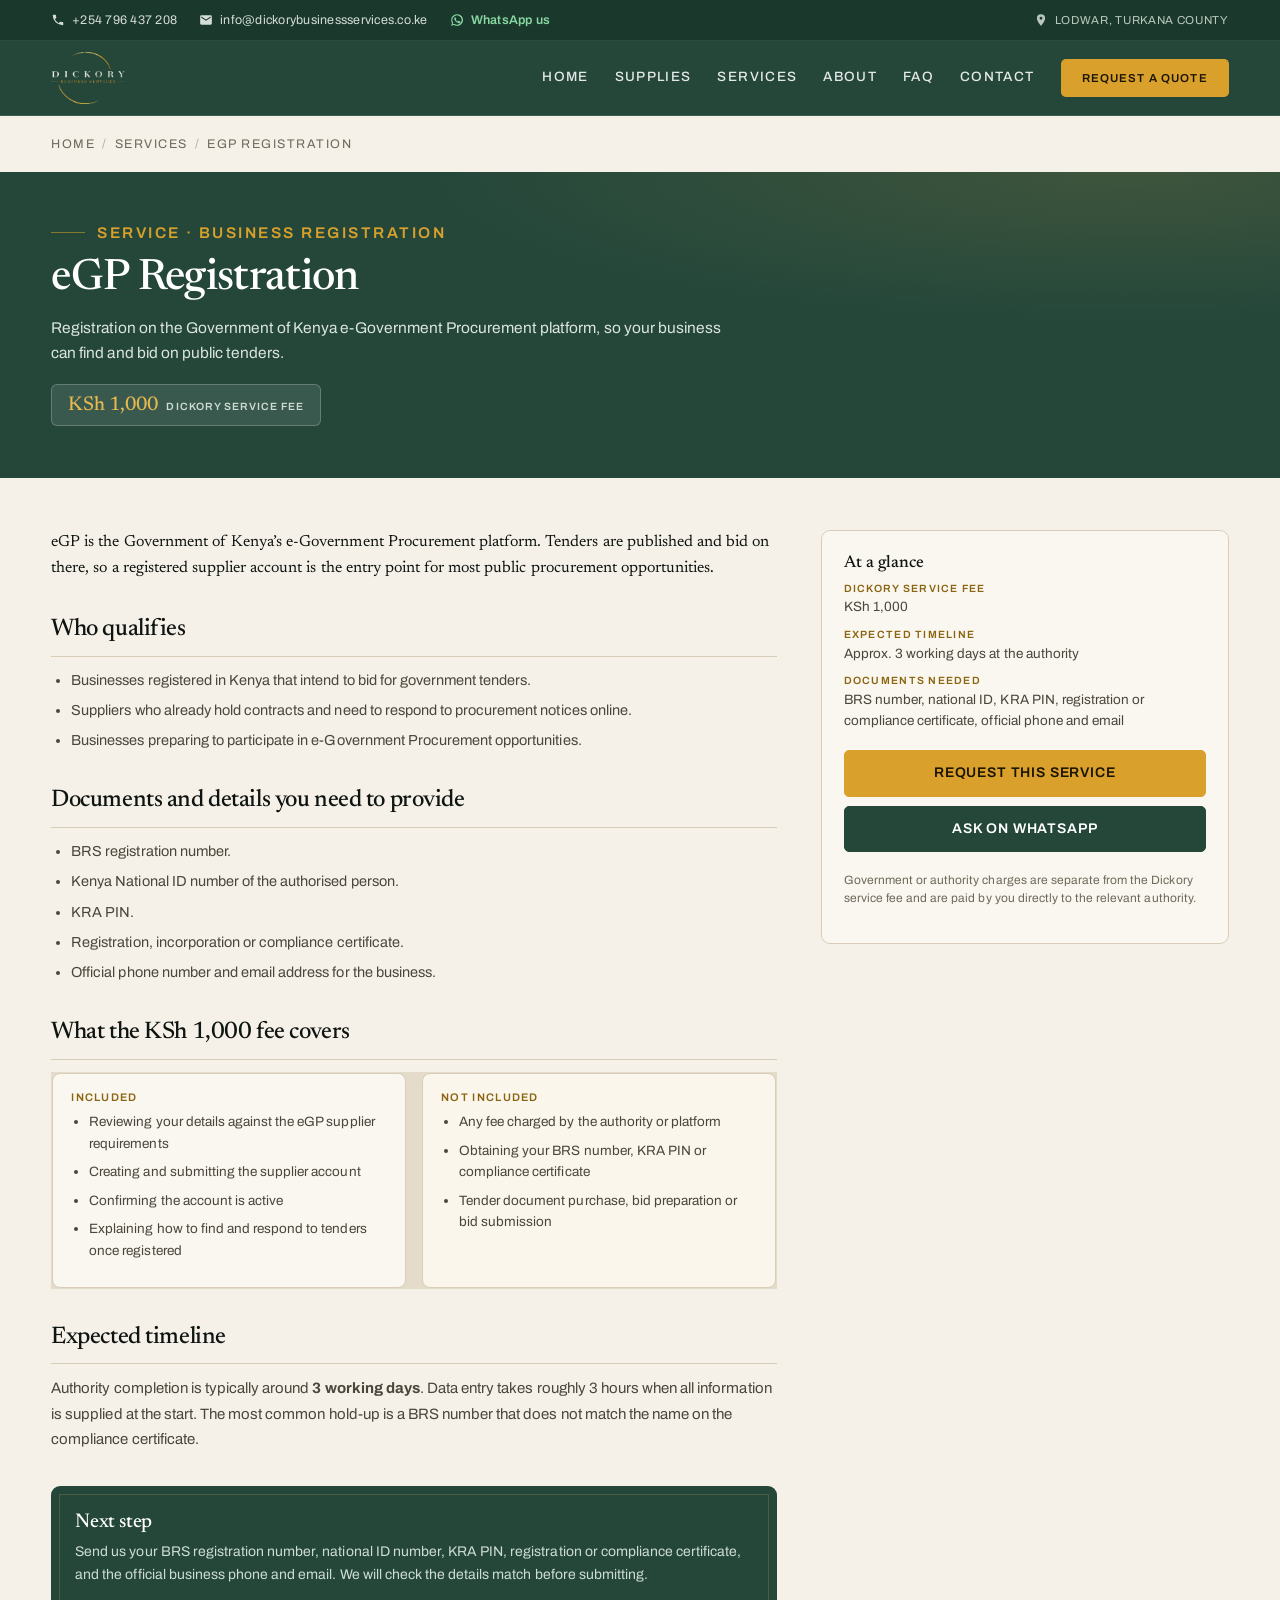
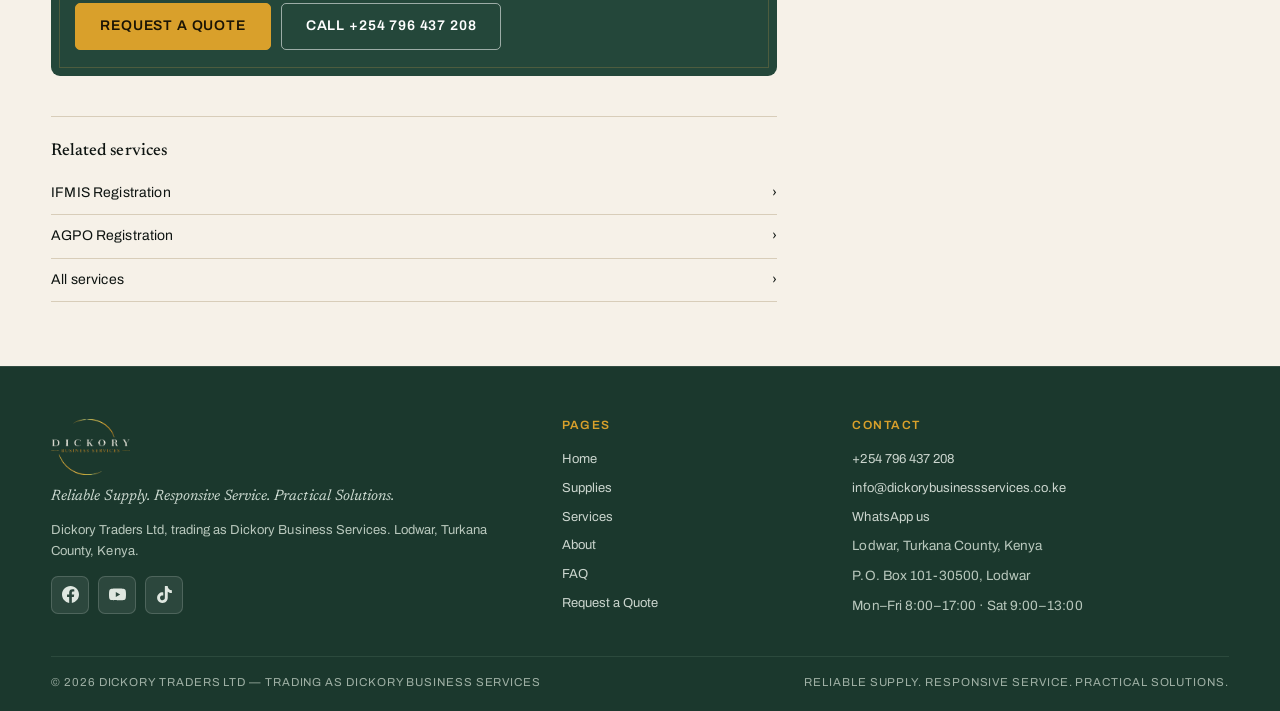
<file: egp.html>
<!doctype html>
<html lang="en">
<head>
<meta charset="utf-8">
<meta name="viewport" content="width=device-width,initial-scale=1,viewport-fit=cover">
<title>eGP Registration Kenya | e-Government Procurement Supplier Account | Dickory Business Services</title>
<meta name="description" content="eGP registration support for Kenyan suppliers bidding on government tenders. KSh 1,000 Dickory service fee. Document checklist, what the fee covers, and the expected 3-working-day authority timeline.">
<link rel="canonical" href="https://dickorybusinessservices.co.ke/egp.html">
<meta name="theme-color" content="#24473a">
<meta name="robots" content="index,follow">
<meta property="og:type" content="website">
<meta property="og:site_name" content="DICKORY BUSINESS SERVICES">
<meta property="og:locale" content="en_KE">
<meta property="og:title" content="eGP Registration Kenya | e-Government Procurement Supplier Account | Dickory Business Services">
<meta property="og:description" content="eGP registration support for Kenyan suppliers bidding on government tenders. KSh 1,000 Dickory service fee. Document checklist, what the fee covers, and the expected 3-working-day authority timeline.">
<meta property="og:url" content="https://dickorybusinessservices.co.ke/egp.html">
<meta property="og:image" content="https://dickorybusinessservices.co.ke/images/og.jpg">
<meta name="twitter:card" content="summary_large_image">
<link rel="icon" href="data:image/svg+xml,%3Csvg xmlns='http://www.w3.org/2000/svg' viewBox='0 0 64 64'%3E%3Crect width='64' height='64' rx='12' fill='%2324473a'/%3E%3Ctext x='32' y='45' font-family='Georgia,serif' font-size='40' text-anchor='middle' fill='%23d9a02b'%3ED%3C/text%3E%3C/svg%3E">
<link rel="preconnect" href="https://fonts.googleapis.com">
<link rel="preconnect" href="https://fonts.gstatic.com" crossorigin>
<link href="https://fonts.googleapis.com/css2?family=Archivo:wght@400;500;600;700&family=Newsreader:ital,opsz,wght@0,6..72,500;0,6..72,600;1,6..72,400&display=swap" rel="stylesheet">
<link rel="stylesheet" href="assets/site.css">

</head>
<body>

<div class="topbar">
  <div class="w">
    <a href="tel:+254796437208" aria-label="Call +254 796 437 208"><svg viewBox="0 0 24 24" aria-hidden="true"><path d="M6.6 10.8a15.1 15.1 0 0 0 6.6 6.6l2.2-2.2a1 1 0 0 1 1-.25 11.4 11.4 0 0 0 3.6.58 1 1 0 0 1 1 1V20a1 1 0 0 1-1 1A17 17 0 0 1 3 4a1 1 0 0 1 1-1h3.5a1 1 0 0 1 1 1 11.4 11.4 0 0 0 .58 3.6 1 1 0 0 1-.25 1z"/></svg> +254 796 437 208</a>
    <a class="mail" href="mailto:info@dickorybusinessservices.co.ke" aria-label="Email info@dickorybusinessservices.co.ke"><svg viewBox="0 0 24 24" aria-hidden="true"><path d="M20 4H4a2 2 0 0 0-2 2v12a2 2 0 0 0 2 2h16a2 2 0 0 0 2-2V6a2 2 0 0 0-2-2zm0 4.2-8 5-8-5V6l8 5 8-5z"/></svg> info@dickorybusinessservices.co.ke</a>
    <a class="wa" href="https://wa.me/254796437208?text=Hello%20DICKORY%20BUSINESS%20SERVICES%2C%20I%20would%20like%20to%20make%20an%20enquiry." target="_blank" rel="noopener noreferrer"><svg viewBox="0 0 24 24" aria-hidden="true"><path d="M12 2a10 10 0 0 0-8.6 15L2 22l5.2-1.4A10 10 0 1 0 12 2zm0 18a8 8 0 0 1-4.1-1.1l-.3-.2-3 .8.8-2.9-.2-.3A8 8 0 1 1 12 20zm4.5-5.9c-.2-.1-1.4-.7-1.6-.8s-.4-.1-.5.1-.6.8-.7 1-.3.2-.5.1a6.5 6.5 0 0 1-1.9-1.2 7.2 7.2 0 0 1-1.3-1.7c-.1-.2 0-.4.1-.5l.4-.5.2-.4v-.4l-.8-1.8c-.2-.5-.4-.4-.5-.4h-.5a1 1 0 0 0-.7.3 3 3 0 0 0-.9 2.2 5.2 5.2 0 0 0 1.1 2.7 11.8 11.8 0 0 0 4.5 4 5.3 5.3 0 0 0 3.2.6 2.7 2.7 0 0 0 1.8-1.3 2.2 2.2 0 0 0 .2-1.3z"/></svg> WhatsApp us</a>
    <span class="loc"><svg viewBox="0 0 24 24" aria-hidden="true"><path d="M12 2a7 7 0 0 0-7 7c0 5.2 7 13 7 13s7-7.8 7-13a7 7 0 0 0-7-7zm0 9.5A2.5 2.5 0 1 1 14.5 9 2.5 2.5 0 0 1 12 11.5z"/></svg> Lodwar, Turkana County</span>
  </div>
</div>

<nav>
  <div class="w">
    <a class="brand" href="index.html" aria-label="Dickory Business Services home">
      <img src="images/logo.png" width="93" height="66" alt="Dickory Business Services">
    </a>
    <div class="links" id="links">
      <a href="index.html">Home</a><a href="supplies.html">Supplies</a><a href="services.html">Services</a><a href="index.html#about">About</a><a href="index.html#faq">FAQ</a><a href="index.html#contact">Contact</a>
      <a class="btn" href="index.html#quote">Request a Quote</a>
    </div>
    <button class="menu" id="menu" aria-label="Open menu" aria-expanded="false" aria-controls="links">
      <svg width="22" height="22" viewBox="0 0 24 24" fill="none" stroke="currentColor" stroke-width="2" stroke-linecap="round" aria-hidden="true"><path d="M4 7h16M4 12h16M4 17h16"/></svg>
    </button>
  </div>
</nav>

<div class="w"><p class="crumb"><a href="index.html">Home</a><span>/</span><a href="services.html">Services</a><span>/</span>eGP Registration</p></div>

<header class="phead">
  <div class="w">
    <p class="kick">Service &middot; Business registration</p>
    <h1>eGP Registration</h1>
    <p>Registration on the Government of Kenya e-Government Procurement platform, so your business can find and bid on public tenders.</p>
    <p class="fee">KSh 1,000 <small>Dickory service fee</small></p>
  </div>
</header>

<div class="w pbody">
  <div>
    <p class="lead">eGP is the Government of Kenya&rsquo;s e-Government Procurement platform. Tenders are published and bid on there, so a registered supplier account is the entry point for most public procurement opportunities.</p>

    <h2>Who qualifies</h2>
    <ul>
      <li>Businesses registered in Kenya that intend to bid for government tenders.</li>
      <li>Suppliers who already hold contracts and need to respond to procurement notices online.</li>
      <li>Businesses preparing to participate in e-Government Procurement opportunities.</li>
    </ul>

    <h2>Documents and details you need to provide</h2>
    <ul>
      <li>BRS registration number.</li>
      <li>Kenya National ID number of the authorised person.</li>
      <li>KRA PIN.</li>
      <li>Registration, incorporation or compliance certificate.</li>
      <li>Official phone number and email address for the business.</li>
    </ul>

    <h2>What the KSh 1,000 fee covers</h2>
    <div class="covers">
      <div>
        <h4>Included</h4>
        <ul>
          <li>Reviewing your details against the eGP supplier requirements</li>
          <li>Creating and submitting the supplier account</li>
          <li>Confirming the account is active</li>
          <li>Explaining how to find and respond to tenders once registered</li>
        </ul>
      </div>
      <div class="ex">
        <h4>Not included</h4>
        <ul>
          <li>Any fee charged by the authority or platform</li>
          <li>Obtaining your BRS number, KRA PIN or compliance certificate</li>
          <li>Tender document purchase, bid preparation or bid submission</li>
        </ul>
      </div>
    </div>

    <h2>Expected timeline</h2>
    <p>Authority completion is typically around <strong>3 working days</strong>. Data entry takes roughly 3 hours when all information is supplied at the start. The most common hold-up is a BRS number that does not match the name on the compliance certificate.</p>

    <div class="next">
  <h3>Next step</h3>
  <p>Send us your BRS registration number, national ID number, KRA PIN, registration or compliance certificate, and the official business phone and email. We will check the details match before submitting.</p>
  <div class="acts">
    <a class="btn" href="index.html#quote">Request a quote</a>
    <a class="btn ghost" href="tel:+254796437208">Call +254 796 437 208</a>
  </div>
</div>

    <div class="related">
      <h3>Related services</h3>
      <a href="ifmis.html">IFMIS Registration <span>&rsaquo;</span></a>
      <a href="agpo.html">AGPO Registration <span>&rsaquo;</span></a>
      <a href="services.html">All services <span>&rsaquo;</span></a>
    </div>
  </div>
  <aside class="aside">
  <h3>At a glance</h3>
  <dl>
    <div><dt>Dickory service fee</dt><dd>KSh 1,000</dd></div>
    <div><dt>Expected timeline</dt><dd>Approx. 3 working days at the authority</dd></div>
    <div><dt>Documents needed</dt><dd>BRS number, national ID, KRA PIN, registration or compliance certificate, official phone and email</dd></div>
  </dl>
  <a class="btn" href="index.html#quote">Request this service</a>
  <a class="btn dark" href="https://wa.me/254796437208?text=Hello%20DICKORY%20BUSINESS%20SERVICES%2C%20I%20would%20like%20to%20make%20an%20enquiry." target="_blank" rel="noopener noreferrer">Ask on WhatsApp</a>
  <p class="note">Government or authority charges are separate from the Dickory service fee and are paid by you directly to the relevant authority.</p>
</aside>
</div>

<footer>
  <div class="w">
    <div class="g">
      <div>
        <div class="brandline"><img src="images/logo.png" width="135" height="96" alt="Dickory Business Services" loading="lazy"></div>
        <p class="tag">Reliable Supply. Responsive Service. Practical Solutions.</p>
        <p style="color:#b9c8bd;font-size:13px">Dickory Traders Ltd, trading as Dickory Business Services. Lodwar, Turkana County, Kenya.</p>
        <div class="social">
          <a href="https://www.facebook.com/share/1EeEmjTYfm/" target="_blank" rel="noopener noreferrer" aria-label="Facebook"><svg viewBox="0 0 24 24" aria-hidden="true"><path d="M24 12.07C24 5.4 18.63 0 12 0S0 5.4 0 12.07C0 18.1 4.39 23.1 10.13 24v-8.44H7.08v-3.49h3.05V9.41c0-3.02 1.8-4.7 4.55-4.7 1.31 0 2.69.24 2.69.24v2.97h-1.51c-1.5 0-1.97.93-1.97 1.89v2.26h3.35l-.54 3.49h-2.8V24C19.61 23.1 24 18.1 24 12.07z"/></svg></a>
          <a href="https://www.youtube.com/@DickoryTradersHub" target="_blank" rel="noopener noreferrer" aria-label="YouTube"><svg viewBox="0 0 24 24" aria-hidden="true"><path d="M23.5 6.2a3 3 0 0 0-2.1-2.1C19.5 3.6 12 3.6 12 3.6s-7.5 0-9.4.5A3 3 0 0 0 .5 6.2C0 8.1 0 12 0 12s0 3.9.5 5.8a3 3 0 0 0 2.1 2.1c1.9.5 9.4.5 9.4.5s7.5 0 9.4-.5a3 3 0 0 0 2.1-2.1c.5-1.9.5-5.8.5-5.8s0-3.9-.5-5.8zM9.6 15.6V8.4l6.2 3.6-6.2 3.6z"/></svg></a>
          <a href="https://www.tiktok.com/@dtcg23" target="_blank" rel="noopener noreferrer" aria-label="TikTok"><svg viewBox="0 0 24 24" aria-hidden="true"><path d="M12.525.02c1.31-.02 2.61-.01 3.91-.02.08 1.53.63 3.09 1.75 4.17 1.12 1.11 2.7 1.62 4.24 1.79v4.03c-1.44-.05-2.89-.35-4.2-.97-.57-.26-1.1-.59-1.62-.93-.01 2.92.01 5.84-.02 8.75-.08 1.4-.54 2.79-1.35 3.94-1.31 1.92-3.58 3.17-5.91 3.21-1.43.08-2.86-.31-4.08-1.03-2.02-1.19-3.44-3.37-3.65-5.71-.02-.5-.03-1-.01-1.49.18-1.9 1.12-3.72 2.58-4.96 1.66-1.44 3.98-2.13 6.15-1.72.02 1.48-.04 2.96-.04 4.44-.99-.32-2.15-.23-3.02.37-.63.41-1.11 1.04-1.36 1.75-.21.51-.15 1.07-.14 1.61.24 1.64 1.82 3.02 3.5 2.87 1.12-.01 2.19-.66 2.77-1.61.19-.33.4-.67.41-1.06.1-1.79.06-3.57.07-5.36.01-4.03-.01-8.05.02-12.07z"/></svg></a>
        </div>
      </div>
      <div>
        <h4>Pages</h4>
        <a href="index.html">Home</a>
        <a href="supplies.html">Supplies</a>
        <a href="services.html">Services</a>
        <a href="index.html#about">About</a>
        <a href="index.html#faq">FAQ</a>
        <a href="index.html#quote">Request a Quote</a>
      </div>
      <div>
        <h4>Contact</h4>
        <a href="tel:+254796437208">+254 796 437 208</a>
        <a href="mailto:info@dickorybusinessservices.co.ke">info@dickorybusinessservices.co.ke</a>
        <a href="https://wa.me/254796437208?text=Hello%20DICKORY%20BUSINESS%20SERVICES%2C%20I%20would%20like%20to%20make%20an%20enquiry." target="_blank" rel="noopener noreferrer">WhatsApp us</a>
        <span style="display:block;padding:4px 0;color:#b9c8bd">Lodwar, Turkana County, Kenya</span>
        <span style="display:block;padding:4px 0;color:#b9c8bd">P.O. Box 101-30500, Lodwar</span>
        <span style="display:block;padding:4px 0;color:#b9c8bd">Mon&ndash;Fri 8:00&ndash;17:00 &middot; Sat 9:00&ndash;13:00</span>
      </div>
    </div>
    <div class="copy">
      <span>&copy; 2026 DICKORY TRADERS LTD &mdash; trading as DICKORY BUSINESS SERVICES</span>
      <span>Reliable Supply. Responsive Service. Practical Solutions.</span>
    </div>
  </div>
</footer>

<script>
(function(){
  var menu=document.getElementById('menu'),links=document.getElementById('links');
  function setMenu(o){links.classList.toggle('open',o);menu.setAttribute('aria-expanded',o?'true':'false');menu.setAttribute('aria-label',o?'Close menu':'Open menu');}
  menu.addEventListener('click',function(){setMenu(!links.classList.contains('open'));});
  links.addEventListener('click',function(e){if(e.target.closest('a'))setMenu(false);});
  document.addEventListener('click',function(e){if(!e.target.closest('nav'))setMenu(false);});
  document.addEventListener('keydown',function(e){if(e.key==='Escape')setMenu(false);});
  window.addEventListener('resize',function(){if(window.innerWidth>860)setMenu(false);});
})();
</script>
</body>
</html>
</file>
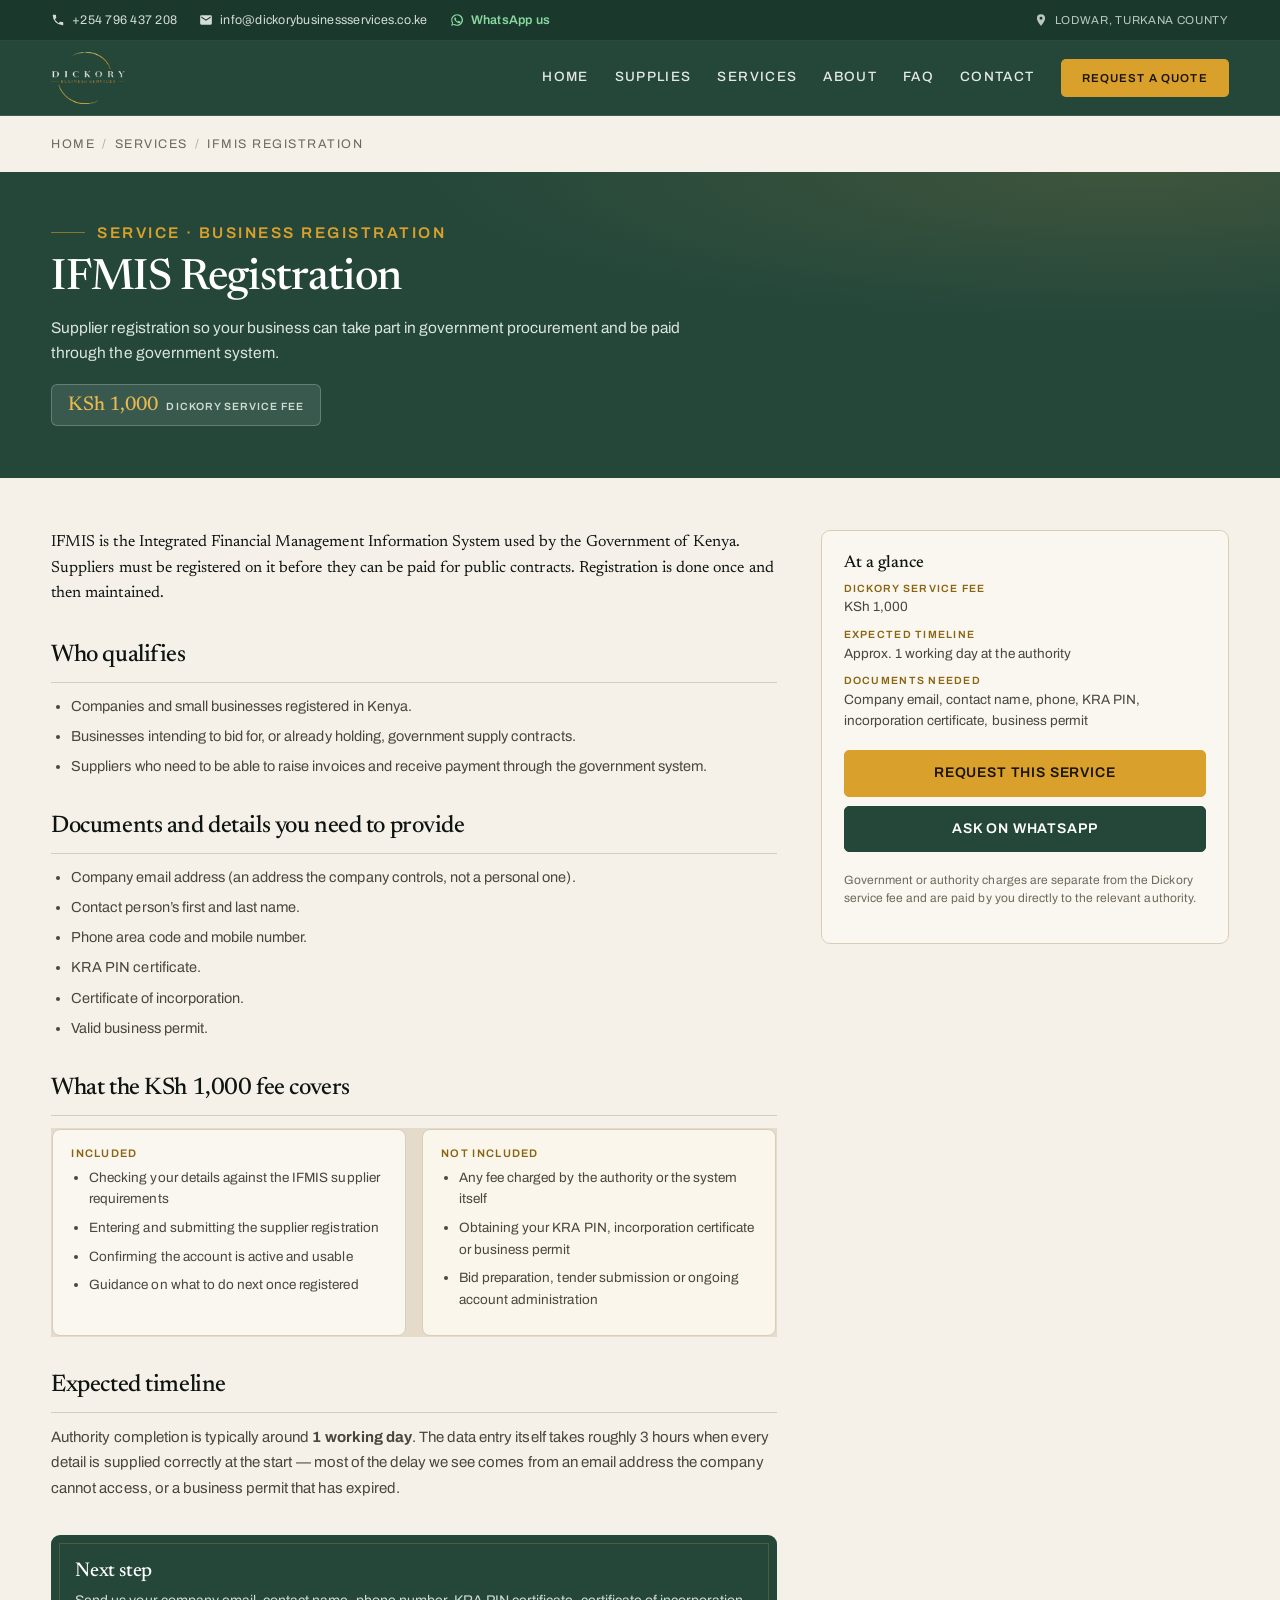
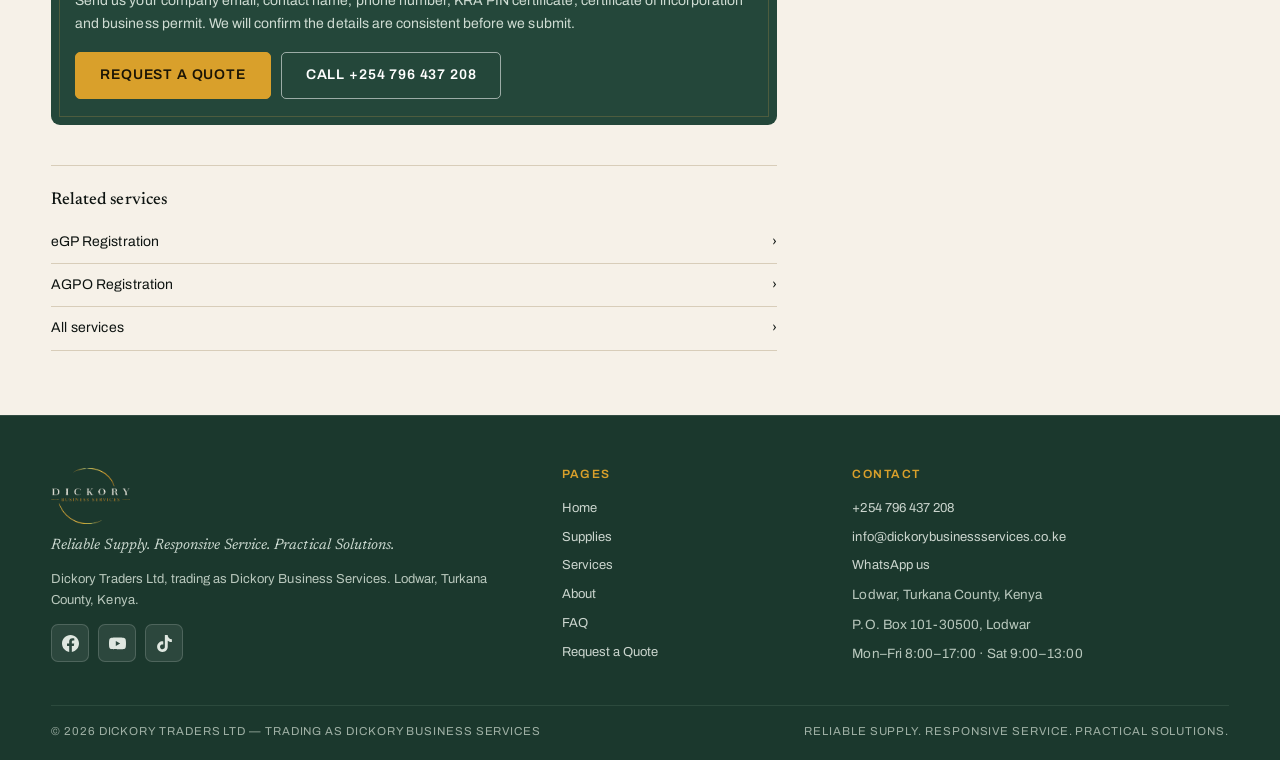
<file: ifmis.html>
<!doctype html>
<html lang="en">
<head>
<meta charset="utf-8">
<meta name="viewport" content="width=device-width,initial-scale=1,viewport-fit=cover">
<title>IFMIS Supplier Registration Kenya | Requirements &amp; Fees | Dickory Business Services</title>
<meta name="description" content="IFMIS supplier registration support for Kenyan companies. KSh 1,000 Dickory service fee. Document checklist, what the fee covers and excludes, and the expected 1-working-day authority timeline.">
<link rel="canonical" href="https://dickorybusinessservices.co.ke/ifmis.html">
<meta name="theme-color" content="#24473a">
<meta name="robots" content="index,follow">
<meta property="og:type" content="website">
<meta property="og:site_name" content="DICKORY BUSINESS SERVICES">
<meta property="og:locale" content="en_KE">
<meta property="og:title" content="IFMIS Supplier Registration Kenya | Requirements &amp; Fees | Dickory Business Services">
<meta property="og:description" content="IFMIS supplier registration support for Kenyan companies. KSh 1,000 Dickory service fee. Document checklist, what the fee covers and excludes, and the expected 1-working-day authority timeline.">
<meta property="og:url" content="https://dickorybusinessservices.co.ke/ifmis.html">
<meta property="og:image" content="https://dickorybusinessservices.co.ke/images/og.jpg">
<meta name="twitter:card" content="summary_large_image">
<link rel="icon" href="data:image/svg+xml,%3Csvg xmlns='http://www.w3.org/2000/svg' viewBox='0 0 64 64'%3E%3Crect width='64' height='64' rx='12' fill='%2324473a'/%3E%3Ctext x='32' y='45' font-family='Georgia,serif' font-size='40' text-anchor='middle' fill='%23d9a02b'%3ED%3C/text%3E%3C/svg%3E">
<link rel="preconnect" href="https://fonts.googleapis.com">
<link rel="preconnect" href="https://fonts.gstatic.com" crossorigin>
<link href="https://fonts.googleapis.com/css2?family=Archivo:wght@400;500;600;700&family=Newsreader:ital,opsz,wght@0,6..72,500;0,6..72,600;1,6..72,400&display=swap" rel="stylesheet">
<link rel="stylesheet" href="assets/site.css">

</head>
<body>

<div class="topbar">
  <div class="w">
    <a href="tel:+254796437208" aria-label="Call +254 796 437 208"><svg viewBox="0 0 24 24" aria-hidden="true"><path d="M6.6 10.8a15.1 15.1 0 0 0 6.6 6.6l2.2-2.2a1 1 0 0 1 1-.25 11.4 11.4 0 0 0 3.6.58 1 1 0 0 1 1 1V20a1 1 0 0 1-1 1A17 17 0 0 1 3 4a1 1 0 0 1 1-1h3.5a1 1 0 0 1 1 1 11.4 11.4 0 0 0 .58 3.6 1 1 0 0 1-.25 1z"/></svg> +254 796 437 208</a>
    <a class="mail" href="mailto:info@dickorybusinessservices.co.ke" aria-label="Email info@dickorybusinessservices.co.ke"><svg viewBox="0 0 24 24" aria-hidden="true"><path d="M20 4H4a2 2 0 0 0-2 2v12a2 2 0 0 0 2 2h16a2 2 0 0 0 2-2V6a2 2 0 0 0-2-2zm0 4.2-8 5-8-5V6l8 5 8-5z"/></svg> info@dickorybusinessservices.co.ke</a>
    <a class="wa" href="https://wa.me/254796437208?text=Hello%20DICKORY%20BUSINESS%20SERVICES%2C%20I%20would%20like%20to%20make%20an%20enquiry." target="_blank" rel="noopener noreferrer"><svg viewBox="0 0 24 24" aria-hidden="true"><path d="M12 2a10 10 0 0 0-8.6 15L2 22l5.2-1.4A10 10 0 1 0 12 2zm0 18a8 8 0 0 1-4.1-1.1l-.3-.2-3 .8.8-2.9-.2-.3A8 8 0 1 1 12 20zm4.5-5.9c-.2-.1-1.4-.7-1.6-.8s-.4-.1-.5.1-.6.8-.7 1-.3.2-.5.1a6.5 6.5 0 0 1-1.9-1.2 7.2 7.2 0 0 1-1.3-1.7c-.1-.2 0-.4.1-.5l.4-.5.2-.4v-.4l-.8-1.8c-.2-.5-.4-.4-.5-.4h-.5a1 1 0 0 0-.7.3 3 3 0 0 0-.9 2.2 5.2 5.2 0 0 0 1.1 2.7 11.8 11.8 0 0 0 4.5 4 5.3 5.3 0 0 0 3.2.6 2.7 2.7 0 0 0 1.8-1.3 2.2 2.2 0 0 0 .2-1.3z"/></svg> WhatsApp us</a>
    <span class="loc"><svg viewBox="0 0 24 24" aria-hidden="true"><path d="M12 2a7 7 0 0 0-7 7c0 5.2 7 13 7 13s7-7.8 7-13a7 7 0 0 0-7-7zm0 9.5A2.5 2.5 0 1 1 14.5 9 2.5 2.5 0 0 1 12 11.5z"/></svg> Lodwar, Turkana County</span>
  </div>
</div>

<nav>
  <div class="w">
    <a class="brand" href="index.html" aria-label="Dickory Business Services home">
      <img src="images/logo.png" width="93" height="66" alt="Dickory Business Services">
    </a>
    <div class="links" id="links">
      <a href="index.html">Home</a><a href="supplies.html">Supplies</a><a href="services.html">Services</a><a href="index.html#about">About</a><a href="index.html#faq">FAQ</a><a href="index.html#contact">Contact</a>
      <a class="btn" href="index.html#quote">Request a Quote</a>
    </div>
    <button class="menu" id="menu" aria-label="Open menu" aria-expanded="false" aria-controls="links">
      <svg width="22" height="22" viewBox="0 0 24 24" fill="none" stroke="currentColor" stroke-width="2" stroke-linecap="round" aria-hidden="true"><path d="M4 7h16M4 12h16M4 17h16"/></svg>
    </button>
  </div>
</nav>

<div class="w"><p class="crumb"><a href="index.html">Home</a><span>/</span><a href="services.html">Services</a><span>/</span>IFMIS Registration</p></div>

<header class="phead">
  <div class="w">
    <p class="kick">Service &middot; Business registration</p>
    <h1>IFMIS Registration</h1>
    <p>Supplier registration so your business can take part in government procurement and be paid through the government system.</p>
    <p class="fee">KSh 1,000 <small>Dickory service fee</small></p>
  </div>
</header>

<div class="w pbody">
  <div>
    <p class="lead">IFMIS is the Integrated Financial Management Information System used by the Government of Kenya. Suppliers must be registered on it before they can be paid for public contracts. Registration is done once and then maintained.</p>

    <h2>Who qualifies</h2>
    <ul>
      <li>Companies and small businesses registered in Kenya.</li>
      <li>Businesses intending to bid for, or already holding, government supply contracts.</li>
      <li>Suppliers who need to be able to raise invoices and receive payment through the government system.</li>
    </ul>

    <h2>Documents and details you need to provide</h2>
    <ul>
      <li>Company email address (an address the company controls, not a personal one).</li>
      <li>Contact person&rsquo;s first and last name.</li>
      <li>Phone area code and mobile number.</li>
      <li>KRA PIN certificate.</li>
      <li>Certificate of incorporation.</li>
      <li>Valid business permit.</li>
    </ul>

    <h2>What the KSh 1,000 fee covers</h2>
    <div class="covers">
      <div>
        <h4>Included</h4>
        <ul>
          <li>Checking your details against the IFMIS supplier requirements</li>
          <li>Entering and submitting the supplier registration</li>
          <li>Confirming the account is active and usable</li>
          <li>Guidance on what to do next once registered</li>
        </ul>
      </div>
      <div class="ex">
        <h4>Not included</h4>
        <ul>
          <li>Any fee charged by the authority or the system itself</li>
          <li>Obtaining your KRA PIN, incorporation certificate or business permit</li>
          <li>Bid preparation, tender submission or ongoing account administration</li>
        </ul>
      </div>
    </div>

    <h2>Expected timeline</h2>
    <p>Authority completion is typically around <strong>1 working day</strong>. The data entry itself takes roughly 3 hours when every detail is supplied correctly at the start &mdash; most of the delay we see comes from an email address the company cannot access, or a business permit that has expired.</p>

    <div class="next">
  <h3>Next step</h3>
  <p>Send us your company email, contact name, phone number, KRA PIN certificate, certificate of incorporation and business permit. We will confirm the details are consistent before we submit.</p>
  <div class="acts">
    <a class="btn" href="index.html#quote">Request a quote</a>
    <a class="btn ghost" href="tel:+254796437208">Call +254 796 437 208</a>
  </div>
</div>

    <div class="related">
      <h3>Related services</h3>
      <a href="egp.html">eGP Registration <span>&rsaquo;</span></a>
      <a href="agpo.html">AGPO Registration <span>&rsaquo;</span></a>
      <a href="services.html">All services <span>&rsaquo;</span></a>
    </div>
  </div>
  <aside class="aside">
  <h3>At a glance</h3>
  <dl>
    <div><dt>Dickory service fee</dt><dd>KSh 1,000</dd></div>
    <div><dt>Expected timeline</dt><dd>Approx. 1 working day at the authority</dd></div>
    <div><dt>Documents needed</dt><dd>Company email, contact name, phone, KRA PIN, incorporation certificate, business permit</dd></div>
  </dl>
  <a class="btn" href="index.html#quote">Request this service</a>
  <a class="btn dark" href="https://wa.me/254796437208?text=Hello%20DICKORY%20BUSINESS%20SERVICES%2C%20I%20would%20like%20to%20make%20an%20enquiry." target="_blank" rel="noopener noreferrer">Ask on WhatsApp</a>
  <p class="note">Government or authority charges are separate from the Dickory service fee and are paid by you directly to the relevant authority.</p>
</aside>
</div>

<footer>
  <div class="w">
    <div class="g">
      <div>
        <div class="brandline"><img src="images/logo.png" width="135" height="96" alt="Dickory Business Services" loading="lazy"></div>
        <p class="tag">Reliable Supply. Responsive Service. Practical Solutions.</p>
        <p style="color:#b9c8bd;font-size:13px">Dickory Traders Ltd, trading as Dickory Business Services. Lodwar, Turkana County, Kenya.</p>
        <div class="social">
          <a href="https://www.facebook.com/share/1EeEmjTYfm/" target="_blank" rel="noopener noreferrer" aria-label="Facebook"><svg viewBox="0 0 24 24" aria-hidden="true"><path d="M24 12.07C24 5.4 18.63 0 12 0S0 5.4 0 12.07C0 18.1 4.39 23.1 10.13 24v-8.44H7.08v-3.49h3.05V9.41c0-3.02 1.8-4.7 4.55-4.7 1.31 0 2.69.24 2.69.24v2.97h-1.51c-1.5 0-1.97.93-1.97 1.89v2.26h3.35l-.54 3.49h-2.8V24C19.61 23.1 24 18.1 24 12.07z"/></svg></a>
          <a href="https://www.youtube.com/@DickoryTradersHub" target="_blank" rel="noopener noreferrer" aria-label="YouTube"><svg viewBox="0 0 24 24" aria-hidden="true"><path d="M23.5 6.2a3 3 0 0 0-2.1-2.1C19.5 3.6 12 3.6 12 3.6s-7.5 0-9.4.5A3 3 0 0 0 .5 6.2C0 8.1 0 12 0 12s0 3.9.5 5.8a3 3 0 0 0 2.1 2.1c1.9.5 9.4.5 9.4.5s7.5 0 9.4-.5a3 3 0 0 0 2.1-2.1c.5-1.9.5-5.8.5-5.8s0-3.9-.5-5.8zM9.6 15.6V8.4l6.2 3.6-6.2 3.6z"/></svg></a>
          <a href="https://www.tiktok.com/@dtcg23" target="_blank" rel="noopener noreferrer" aria-label="TikTok"><svg viewBox="0 0 24 24" aria-hidden="true"><path d="M12.525.02c1.31-.02 2.61-.01 3.91-.02.08 1.53.63 3.09 1.75 4.17 1.12 1.11 2.7 1.62 4.24 1.79v4.03c-1.44-.05-2.89-.35-4.2-.97-.57-.26-1.1-.59-1.62-.93-.01 2.92.01 5.84-.02 8.75-.08 1.4-.54 2.79-1.35 3.94-1.31 1.92-3.58 3.17-5.91 3.21-1.43.08-2.86-.31-4.08-1.03-2.02-1.19-3.44-3.37-3.65-5.71-.02-.5-.03-1-.01-1.49.18-1.9 1.12-3.72 2.58-4.96 1.66-1.44 3.98-2.13 6.15-1.72.02 1.48-.04 2.96-.04 4.44-.99-.32-2.15-.23-3.02.37-.63.41-1.11 1.04-1.36 1.75-.21.51-.15 1.07-.14 1.61.24 1.64 1.82 3.02 3.5 2.87 1.12-.01 2.19-.66 2.77-1.61.19-.33.4-.67.41-1.06.1-1.79.06-3.57.07-5.36.01-4.03-.01-8.05.02-12.07z"/></svg></a>
        </div>
      </div>
      <div>
        <h4>Pages</h4>
        <a href="index.html">Home</a>
        <a href="supplies.html">Supplies</a>
        <a href="services.html">Services</a>
        <a href="index.html#about">About</a>
        <a href="index.html#faq">FAQ</a>
        <a href="index.html#quote">Request a Quote</a>
      </div>
      <div>
        <h4>Contact</h4>
        <a href="tel:+254796437208">+254 796 437 208</a>
        <a href="mailto:info@dickorybusinessservices.co.ke">info@dickorybusinessservices.co.ke</a>
        <a href="https://wa.me/254796437208?text=Hello%20DICKORY%20BUSINESS%20SERVICES%2C%20I%20would%20like%20to%20make%20an%20enquiry." target="_blank" rel="noopener noreferrer">WhatsApp us</a>
        <span style="display:block;padding:4px 0;color:#b9c8bd">Lodwar, Turkana County, Kenya</span>
        <span style="display:block;padding:4px 0;color:#b9c8bd">P.O. Box 101-30500, Lodwar</span>
        <span style="display:block;padding:4px 0;color:#b9c8bd">Mon&ndash;Fri 8:00&ndash;17:00 &middot; Sat 9:00&ndash;13:00</span>
      </div>
    </div>
    <div class="copy">
      <span>&copy; 2026 DICKORY TRADERS LTD &mdash; trading as DICKORY BUSINESS SERVICES</span>
      <span>Reliable Supply. Responsive Service. Practical Solutions.</span>
    </div>
  </div>
</footer>

<script>
(function(){
  var menu=document.getElementById('menu'),links=document.getElementById('links');
  function setMenu(o){links.classList.toggle('open',o);menu.setAttribute('aria-expanded',o?'true':'false');menu.setAttribute('aria-label',o?'Close menu':'Open menu');}
  menu.addEventListener('click',function(){setMenu(!links.classList.contains('open'));});
  links.addEventListener('click',function(e){if(e.target.closest('a'))setMenu(false);});
  document.addEventListener('click',function(e){if(!e.target.closest('nav'))setMenu(false);});
  document.addEventListener('keydown',function(e){if(e.key==='Escape')setMenu(false);});
  window.addEventListener('resize',function(){if(window.innerWidth>860)setMenu(false);});
})();
</script>
</body>
</html>
</file>
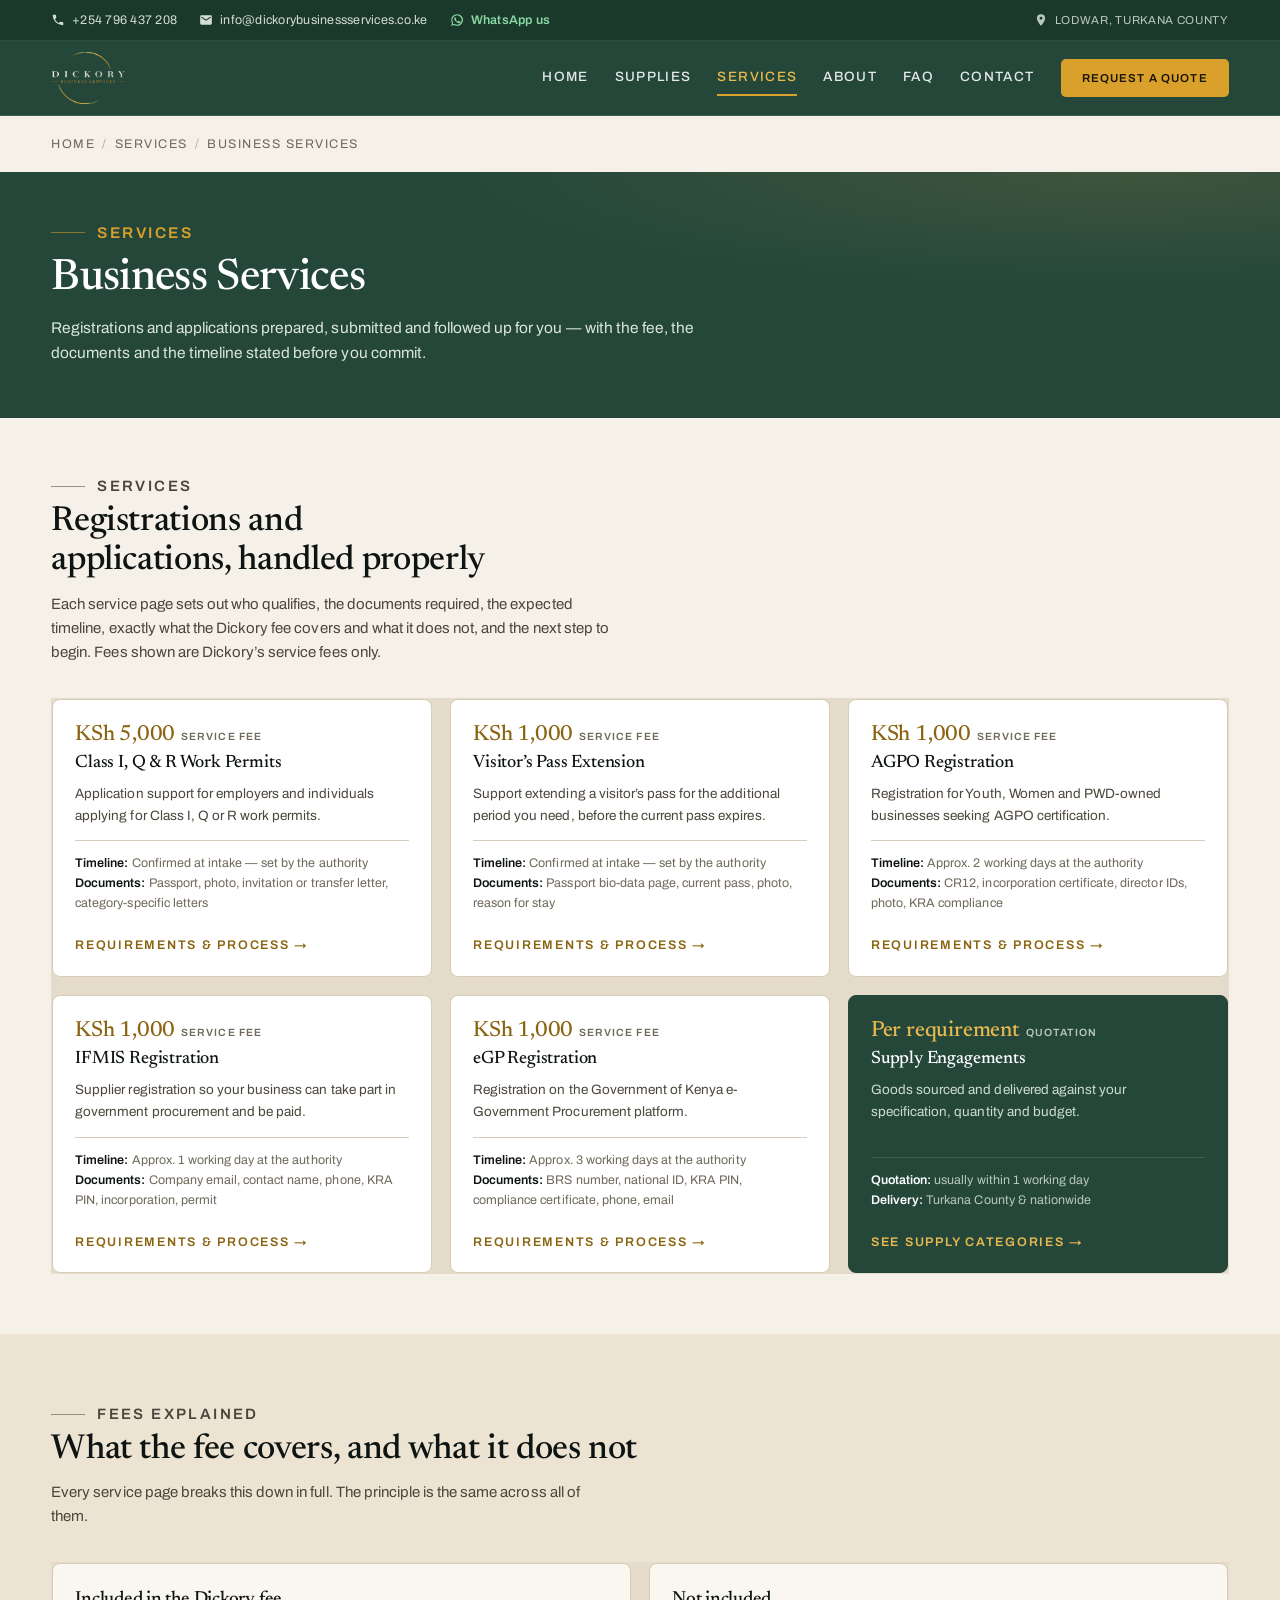
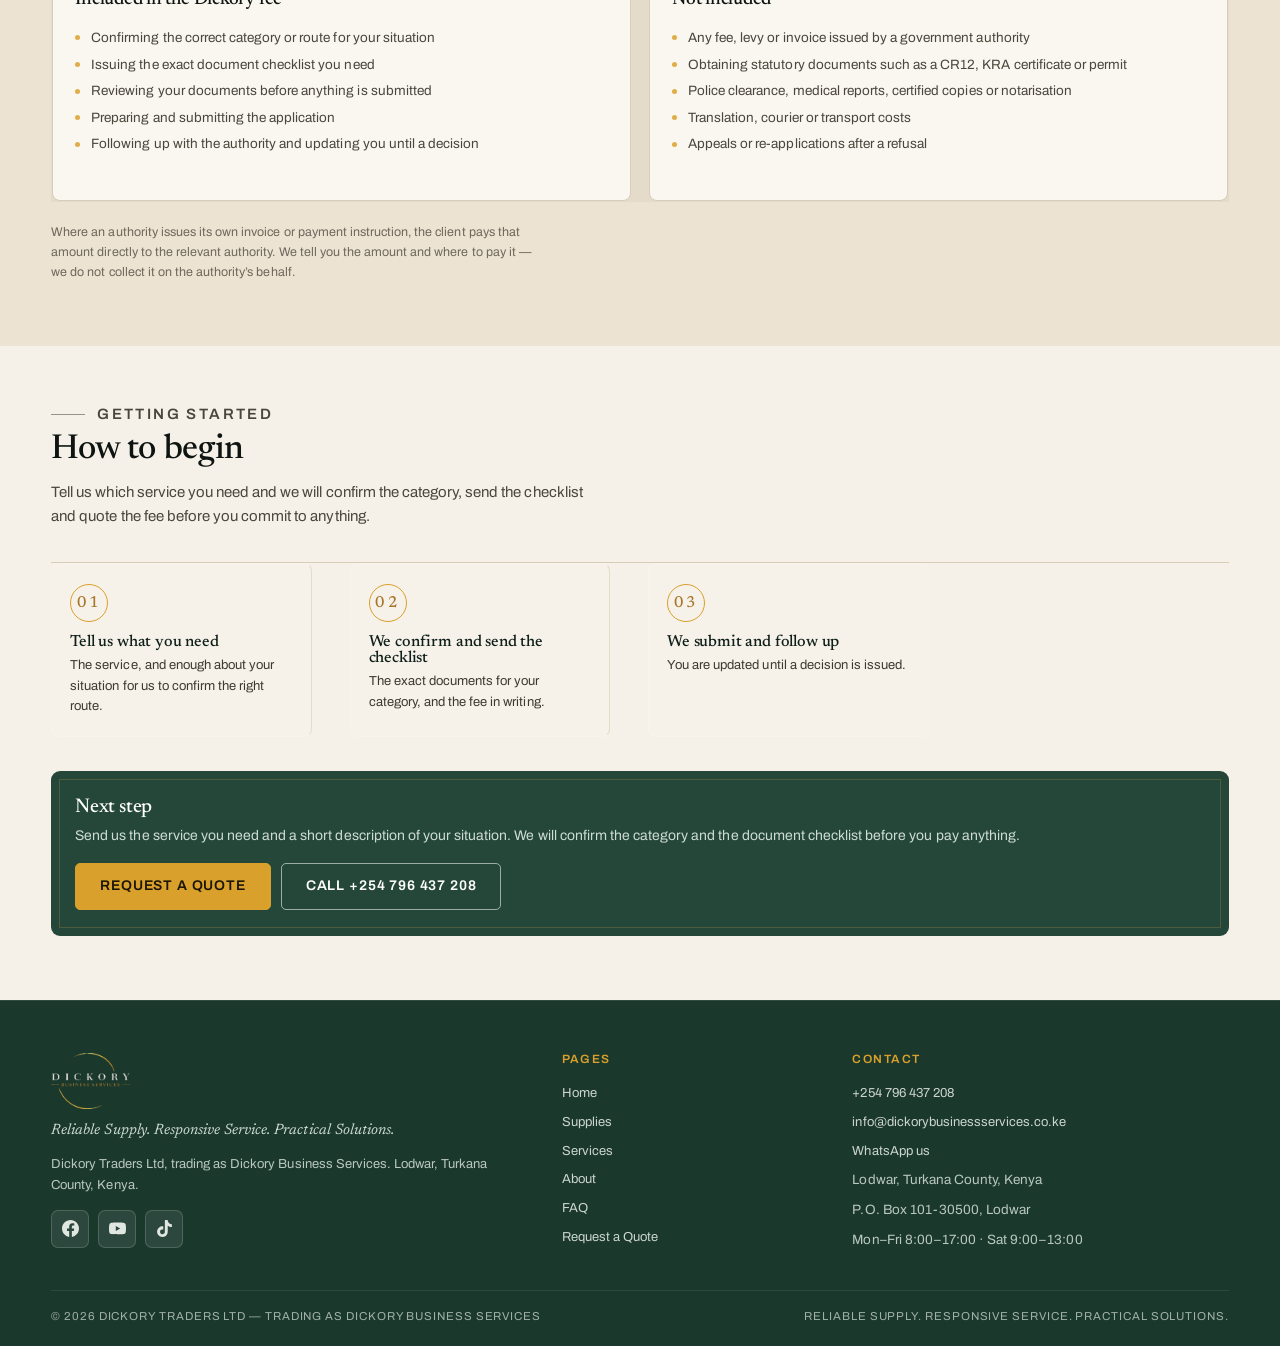
<file: services.html>
<!doctype html>
<html lang="en">
<head>
<meta charset="utf-8">
<meta name="viewport" content="width=device-width,initial-scale=1,viewport-fit=cover">
<title>Business Services | AGPO, IFMIS, eGP, Work Permits &amp; Visitor&rsquo;s Pass | Dickory Business Services</title>
<meta name="description" content="AGPO, IFMIS and eGP registration at KSh 1,000 each; Class I, Q and R work permits at KSh 5,000; visitor's pass extension at KSh 1,000. What each fee covers and excludes, documents required, and expected timelines.">
<link rel="canonical" href="https://dickorybusinessservices.co.ke/services.html">
<meta name="theme-color" content="#24473a">
<meta name="robots" content="index,follow">
<meta property="og:type" content="website">
<meta property="og:site_name" content="DICKORY BUSINESS SERVICES">
<meta property="og:locale" content="en_KE">
<meta property="og:title" content="Business Services | AGPO, IFMIS, eGP, Work Permits &amp; Visitor&rsquo;s Pass | Dickory Business Services">
<meta property="og:description" content="AGPO, IFMIS and eGP registration at KSh 1,000 each; Class I, Q and R work permits at KSh 5,000; visitor's pass extension at KSh 1,000. What each fee covers and excludes, documents required, and expected timelines.">
<meta property="og:url" content="https://dickorybusinessservices.co.ke/services.html">
<meta property="og:image" content="https://dickorybusinessservices.co.ke/images/og.jpg">
<meta name="twitter:card" content="summary_large_image">
<link rel="icon" href="data:image/svg+xml,%3Csvg xmlns='http://www.w3.org/2000/svg' viewBox='0 0 64 64'%3E%3Crect width='64' height='64' rx='12' fill='%2324473a'/%3E%3Ctext x='32' y='45' font-family='Georgia,serif' font-size='40' text-anchor='middle' fill='%23d9a02b'%3ED%3C/text%3E%3C/svg%3E">
<link rel="preconnect" href="https://fonts.googleapis.com">
<link rel="preconnect" href="https://fonts.gstatic.com" crossorigin>
<link href="https://fonts.googleapis.com/css2?family=Archivo:wght@400;500;600;700&family=Newsreader:ital,opsz,wght@0,6..72,500;0,6..72,600;1,6..72,400&display=swap" rel="stylesheet">
<link rel="stylesheet" href="assets/site.css">
</head>
<body>

<div class="topbar">
  <div class="w">
    <a href="tel:+254796437208" aria-label="Call +254 796 437 208"><svg viewBox="0 0 24 24" aria-hidden="true"><path d="M6.6 10.8a15.1 15.1 0 0 0 6.6 6.6l2.2-2.2a1 1 0 0 1 1-.25 11.4 11.4 0 0 0 3.6.58 1 1 0 0 1 1 1V20a1 1 0 0 1-1 1A17 17 0 0 1 3 4a1 1 0 0 1 1-1h3.5a1 1 0 0 1 1 1 11.4 11.4 0 0 0 .58 3.6 1 1 0 0 1-.25 1z"/></svg> +254 796 437 208</a>
    <a class="mail" href="mailto:info@dickorybusinessservices.co.ke" aria-label="Email info@dickorybusinessservices.co.ke"><svg viewBox="0 0 24 24" aria-hidden="true"><path d="M20 4H4a2 2 0 0 0-2 2v12a2 2 0 0 0 2 2h16a2 2 0 0 0 2-2V6a2 2 0 0 0-2-2zm0 4.2-8 5-8-5V6l8 5 8-5z"/></svg> info@dickorybusinessservices.co.ke</a>
    <a class="wa" href="https://wa.me/254796437208?text=Hello%20DICKORY%20BUSINESS%20SERVICES%2C%20I%20would%20like%20to%20make%20an%20enquiry." target="_blank" rel="noopener noreferrer"><svg viewBox="0 0 24 24" aria-hidden="true"><path d="M12 2a10 10 0 0 0-8.6 15L2 22l5.2-1.4A10 10 0 1 0 12 2zm0 18a8 8 0 0 1-4.1-1.1l-.3-.2-3 .8.8-2.9-.2-.3A8 8 0 1 1 12 20zm4.5-5.9c-.2-.1-1.4-.7-1.6-.8s-.4-.1-.5.1-.6.8-.7 1-.3.2-.5.1a6.5 6.5 0 0 1-1.9-1.2 7.2 7.2 0 0 1-1.3-1.7c-.1-.2 0-.4.1-.5l.4-.5.2-.4v-.4l-.8-1.8c-.2-.5-.4-.4-.5-.4h-.5a1 1 0 0 0-.7.3 3 3 0 0 0-.9 2.2 5.2 5.2 0 0 0 1.1 2.7 11.8 11.8 0 0 0 4.5 4 5.3 5.3 0 0 0 3.2.6 2.7 2.7 0 0 0 1.8-1.3 2.2 2.2 0 0 0 .2-1.3z"/></svg> WhatsApp us</a>
    <span class="loc"><svg viewBox="0 0 24 24" aria-hidden="true"><path d="M12 2a7 7 0 0 0-7 7c0 5.2 7 13 7 13s7-7.8 7-13a7 7 0 0 0-7-7zm0 9.5A2.5 2.5 0 1 1 14.5 9 2.5 2.5 0 0 1 12 11.5z"/></svg> Lodwar, Turkana County</span>
  </div>
</div>

<nav>
  <div class="w">
    <a class="brand" href="index.html" aria-label="Dickory Business Services home">
      <img src="images/logo.png" width="93" height="66" alt="Dickory Business Services">
    </a>
    <div class="links" id="links">
      <a href="index.html">Home</a><a href="supplies.html">Supplies</a><a class="on" href="services.html">Services</a><a href="index.html#about">About</a><a href="index.html#faq">FAQ</a><a href="index.html#contact">Contact</a>
      <a class="btn" href="index.html#quote">Request a Quote</a>
    </div>
    <button class="menu" id="menu" aria-label="Open menu" aria-expanded="false" aria-controls="links">
      <svg width="22" height="22" viewBox="0 0 24 24" fill="none" stroke="currentColor" stroke-width="2" stroke-linecap="round" aria-hidden="true"><path d="M4 7h16M4 12h16M4 17h16"/></svg>
    </button>
  </div>
</nav>

<div class="w"><p class="crumb"><a href="index.html">Home</a><span>/</span><a href="services.html">Services</a><span>/</span>Business Services</p></div>

<header class="phead">
  <div class="w">
    <p class="kick">Services</p>
    <h1>Business Services</h1>
    <p>Registrations and applications prepared, submitted and followed up for you &mdash; with the fee, the documents and the timeline stated before you commit.</p>
  </div>
</header>

<div class="w" style="padding:52px 0 20px">
  <div class="sec-head">
    <p class="kick">Services</p>
    <h2>Registrations and applications, handled properly</h2>
    <p>Each service page sets out who qualifies, the documents required, the expected timeline, exactly what the Dickory fee covers and what it does not, and the next step to begin. Fees shown are Dickory&rsquo;s service fees only.</p>
  </div>
  <div class="grid3">
    <article class="svc">
      <p class="fee">KSh 5,000 <small>service fee</small></p>
      <h3>Class I, Q &amp; R Work Permits</h3>
      <p>Application support for employers and individuals applying for Class I, Q or R work permits.</p>
      <p class="meta"><b>Timeline:</b> Confirmed at intake &mdash; set by the authority<br><b>Documents:</b> Passport, photo, invitation or transfer letter, category-specific letters</p>
      <a class="more" href="work-permits.html">Requirements &amp; process &rarr;</a>
    </article>
    <article class="svc">
      <p class="fee">KSh 1,000 <small>service fee</small></p>
      <h3>Visitor&rsquo;s Pass Extension</h3>
      <p>Support extending a visitor&rsquo;s pass for the additional period you need, before the current pass expires.</p>
      <p class="meta"><b>Timeline:</b> Confirmed at intake &mdash; set by the authority<br><b>Documents:</b> Passport bio-data page, current pass, photo, reason for stay</p>
      <a class="more" href="visitors-pass.html">Requirements &amp; process &rarr;</a>
    </article>
    <article class="svc">
      <p class="fee">KSh 1,000 <small>service fee</small></p>
      <h3>AGPO Registration</h3>
      <p>Registration for Youth, Women and PWD-owned businesses seeking AGPO certification.</p>
      <p class="meta"><b>Timeline:</b> Approx. 2 working days at the authority<br><b>Documents:</b> CR12, incorporation certificate, director IDs, photo, KRA compliance</p>
      <a class="more" href="agpo.html">Requirements &amp; process &rarr;</a>
    </article>
    <article class="svc">
      <p class="fee">KSh 1,000 <small>service fee</small></p>
      <h3>IFMIS Registration</h3>
      <p>Supplier registration so your business can take part in government procurement and be paid.</p>
      <p class="meta"><b>Timeline:</b> Approx. 1 working day at the authority<br><b>Documents:</b> Company email, contact name, phone, KRA PIN, incorporation, permit</p>
      <a class="more" href="ifmis.html">Requirements &amp; process &rarr;</a>
    </article>
    <article class="svc">
      <p class="fee">KSh 1,000 <small>service fee</small></p>
      <h3>eGP Registration</h3>
      <p>Registration on the Government of Kenya e-Government Procurement platform.</p>
      <p class="meta"><b>Timeline:</b> Approx. 3 working days at the authority<br><b>Documents:</b> BRS number, national ID, KRA PIN, compliance certificate, phone, email</p>
      <a class="more" href="egp.html">Requirements &amp; process &rarr;</a>
    </article>
    <article class="svc" style="background:var(--bar);border-color:var(--bar);color:#fff">
      <p class="fee" style="color:var(--gold2)">Per requirement <small style="color:#b9c8bd">quotation</small></p>
      <h3 style="color:#fff">Supply Engagements</h3>
      <p style="color:#cfdcd3">Goods sourced and delivered against your specification, quantity and budget.</p>
      <p class="meta" style="color:#b9c8bd;border-top-color:#3a604f"><b style="color:#fff">Quotation:</b> usually within 1 working day<br><b style="color:#fff">Delivery:</b> Turkana County &amp; nationwide</p>
      <a class="more" href="supplies.html" style="color:var(--gold2)">See supply categories &rarr;</a>
    </article>
  </div>
</div>

<section style="background:var(--paper2);margin-top:40px">
  <div class="w">
    <div class="sec-head">
      <p class="kick">Fees explained</p>
      <h2>What the fee covers, and what it does not</h2>
      <p>Every service page breaks this down in full. The principle is the same across all of them.</p>
    </div>
    <div class="grid2">
      <div class="card">
        <h3>Included in the Dickory fee</h3>
        <ul>
          <li>Confirming the correct category or route for your situation</li>
          <li>Issuing the exact document checklist you need</li>
          <li>Reviewing your documents before anything is submitted</li>
          <li>Preparing and submitting the application</li>
          <li>Following up with the authority and updating you until a decision</li>
        </ul>
      </div>
      <div class="card">
        <h3>Not included</h3>
        <ul>
          <li>Any fee, levy or invoice issued by a government authority</li>
          <li>Obtaining statutory documents such as a CR12, KRA certificate or permit</li>
          <li>Police clearance, medical reports, certified copies or notarisation</li>
          <li>Translation, courier or transport costs</li>
          <li>Appeals or re-applications after a refusal</li>
        </ul>
      </div>
    </div>
    <p class="disclaimer" style="margin-top:20px">Where an authority issues its own invoice or payment instruction, the client pays that amount directly to the relevant authority. We tell you the amount and where to pay it &mdash; we do not collect it on the authority&rsquo;s behalf.</p>
  </div>
</section>

<div class="w" style="padding:52px 0 64px">
  <div class="sec-head">
    <p class="kick">Getting started</p>
    <h2>How to begin</h2>
    <p>Tell us which service you need and we will confirm the category, send the checklist and quote the fee before you commit to anything.</p>
  </div>
  <div class="steps steps-light">
    <div><i>01</i><b>Tell us what you need</b><p>The service, and enough about your situation for us to confirm the right route.</p></div>
    <div><i>02</i><b>We confirm and send the checklist</b><p>The exact documents for your category, and the fee in writing.</p></div>
    <div><i>03</i><b>We submit and follow up</b><p>You are updated until a decision is issued.</p></div>
  </div>
  <div class="next">
  <h3>Next step</h3>
  <p>Send us the service you need and a short description of your situation. We will confirm the category and the document checklist before you pay anything.</p>
  <div class="acts">
    <a class="btn" href="index.html#quote">Request a quote</a>
    <a class="btn ghost" href="tel:+254796437208">Call +254 796 437 208</a>
  </div>
</div>
</div>

<footer>
  <div class="w">
    <div class="g">
      <div>
        <div class="brandline"><img src="images/logo.png" width="135" height="96" alt="Dickory Business Services" loading="lazy"></div>
        <p class="tag">Reliable Supply. Responsive Service. Practical Solutions.</p>
        <p style="color:#b9c8bd;font-size:13px">Dickory Traders Ltd, trading as Dickory Business Services. Lodwar, Turkana County, Kenya.</p>
        <div class="social">
          <a href="https://www.facebook.com/share/1EeEmjTYfm/" target="_blank" rel="noopener noreferrer" aria-label="Facebook"><svg viewBox="0 0 24 24" aria-hidden="true"><path d="M24 12.07C24 5.4 18.63 0 12 0S0 5.4 0 12.07C0 18.1 4.39 23.1 10.13 24v-8.44H7.08v-3.49h3.05V9.41c0-3.02 1.8-4.7 4.55-4.7 1.31 0 2.69.24 2.69.24v2.97h-1.51c-1.5 0-1.97.93-1.97 1.89v2.26h3.35l-.54 3.49h-2.8V24C19.61 23.1 24 18.1 24 12.07z"/></svg></a>
          <a href="https://www.youtube.com/@DickoryTradersHub" target="_blank" rel="noopener noreferrer" aria-label="YouTube"><svg viewBox="0 0 24 24" aria-hidden="true"><path d="M23.5 6.2a3 3 0 0 0-2.1-2.1C19.5 3.6 12 3.6 12 3.6s-7.5 0-9.4.5A3 3 0 0 0 .5 6.2C0 8.1 0 12 0 12s0 3.9.5 5.8a3 3 0 0 0 2.1 2.1c1.9.5 9.4.5 9.4.5s7.5 0 9.4-.5a3 3 0 0 0 2.1-2.1c.5-1.9.5-5.8.5-5.8s0-3.9-.5-5.8zM9.6 15.6V8.4l6.2 3.6-6.2 3.6z"/></svg></a>
          <a href="https://www.tiktok.com/@dtcg23" target="_blank" rel="noopener noreferrer" aria-label="TikTok"><svg viewBox="0 0 24 24" aria-hidden="true"><path d="M12.525.02c1.31-.02 2.61-.01 3.91-.02.08 1.53.63 3.09 1.75 4.17 1.12 1.11 2.7 1.62 4.24 1.79v4.03c-1.44-.05-2.89-.35-4.2-.97-.57-.26-1.1-.59-1.62-.93-.01 2.92.01 5.84-.02 8.75-.08 1.4-.54 2.79-1.35 3.94-1.31 1.92-3.58 3.17-5.91 3.21-1.43.08-2.86-.31-4.08-1.03-2.02-1.19-3.44-3.37-3.65-5.71-.02-.5-.03-1-.01-1.49.18-1.9 1.12-3.72 2.58-4.96 1.66-1.44 3.98-2.13 6.15-1.72.02 1.48-.04 2.96-.04 4.44-.99-.32-2.15-.23-3.02.37-.63.41-1.11 1.04-1.36 1.75-.21.51-.15 1.07-.14 1.61.24 1.64 1.82 3.02 3.5 2.87 1.12-.01 2.19-.66 2.77-1.61.19-.33.4-.67.41-1.06.1-1.79.06-3.57.07-5.36.01-4.03-.01-8.05.02-12.07z"/></svg></a>
        </div>
      </div>
      <div>
        <h4>Pages</h4>
        <a href="index.html">Home</a>
        <a href="supplies.html">Supplies</a>
        <a href="services.html">Services</a>
        <a href="index.html#about">About</a>
        <a href="index.html#faq">FAQ</a>
        <a href="index.html#quote">Request a Quote</a>
      </div>
      <div>
        <h4>Contact</h4>
        <a href="tel:+254796437208">+254 796 437 208</a>
        <a href="mailto:info@dickorybusinessservices.co.ke">info@dickorybusinessservices.co.ke</a>
        <a href="https://wa.me/254796437208?text=Hello%20DICKORY%20BUSINESS%20SERVICES%2C%20I%20would%20like%20to%20make%20an%20enquiry." target="_blank" rel="noopener noreferrer">WhatsApp us</a>
        <span style="display:block;padding:4px 0;color:#b9c8bd">Lodwar, Turkana County, Kenya</span>
        <span style="display:block;padding:4px 0;color:#b9c8bd">P.O. Box 101-30500, Lodwar</span>
        <span style="display:block;padding:4px 0;color:#b9c8bd">Mon&ndash;Fri 8:00&ndash;17:00 &middot; Sat 9:00&ndash;13:00</span>
      </div>
    </div>
    <div class="copy">
      <span>&copy; 2026 DICKORY TRADERS LTD &mdash; trading as DICKORY BUSINESS SERVICES</span>
      <span>Reliable Supply. Responsive Service. Practical Solutions.</span>
    </div>
  </div>
</footer>

<script>
(function(){
  var menu=document.getElementById('menu'),links=document.getElementById('links');
  function setMenu(o){links.classList.toggle('open',o);menu.setAttribute('aria-expanded',o?'true':'false');menu.setAttribute('aria-label',o?'Close menu':'Open menu');}
  menu.addEventListener('click',function(){setMenu(!links.classList.contains('open'));});
  links.addEventListener('click',function(e){if(e.target.closest('a'))setMenu(false);});
  document.addEventListener('click',function(e){if(!e.target.closest('nav'))setMenu(false);});
  document.addEventListener('keydown',function(e){if(e.key==='Escape')setMenu(false);});
  window.addEventListener('resize',function(){if(window.innerWidth>860)setMenu(false);});
})();
</script>
</body>
</html>
</file>
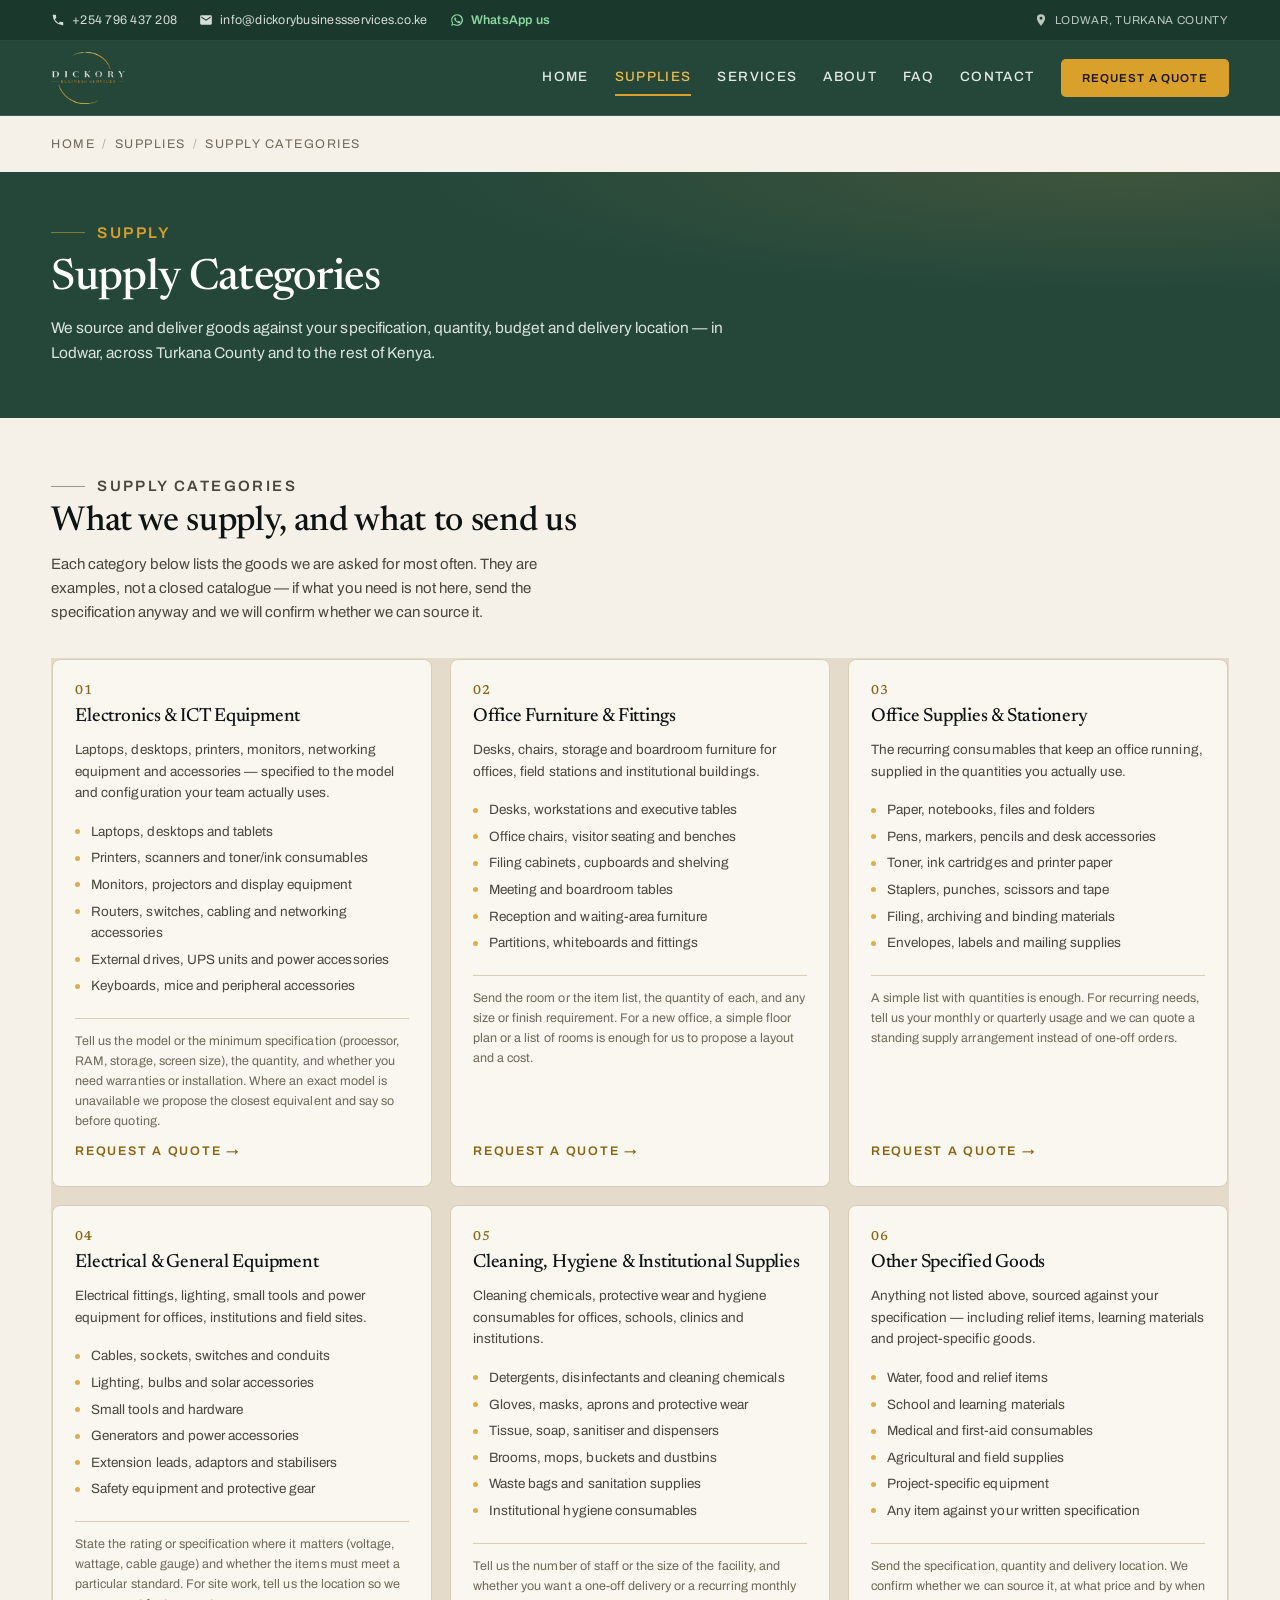
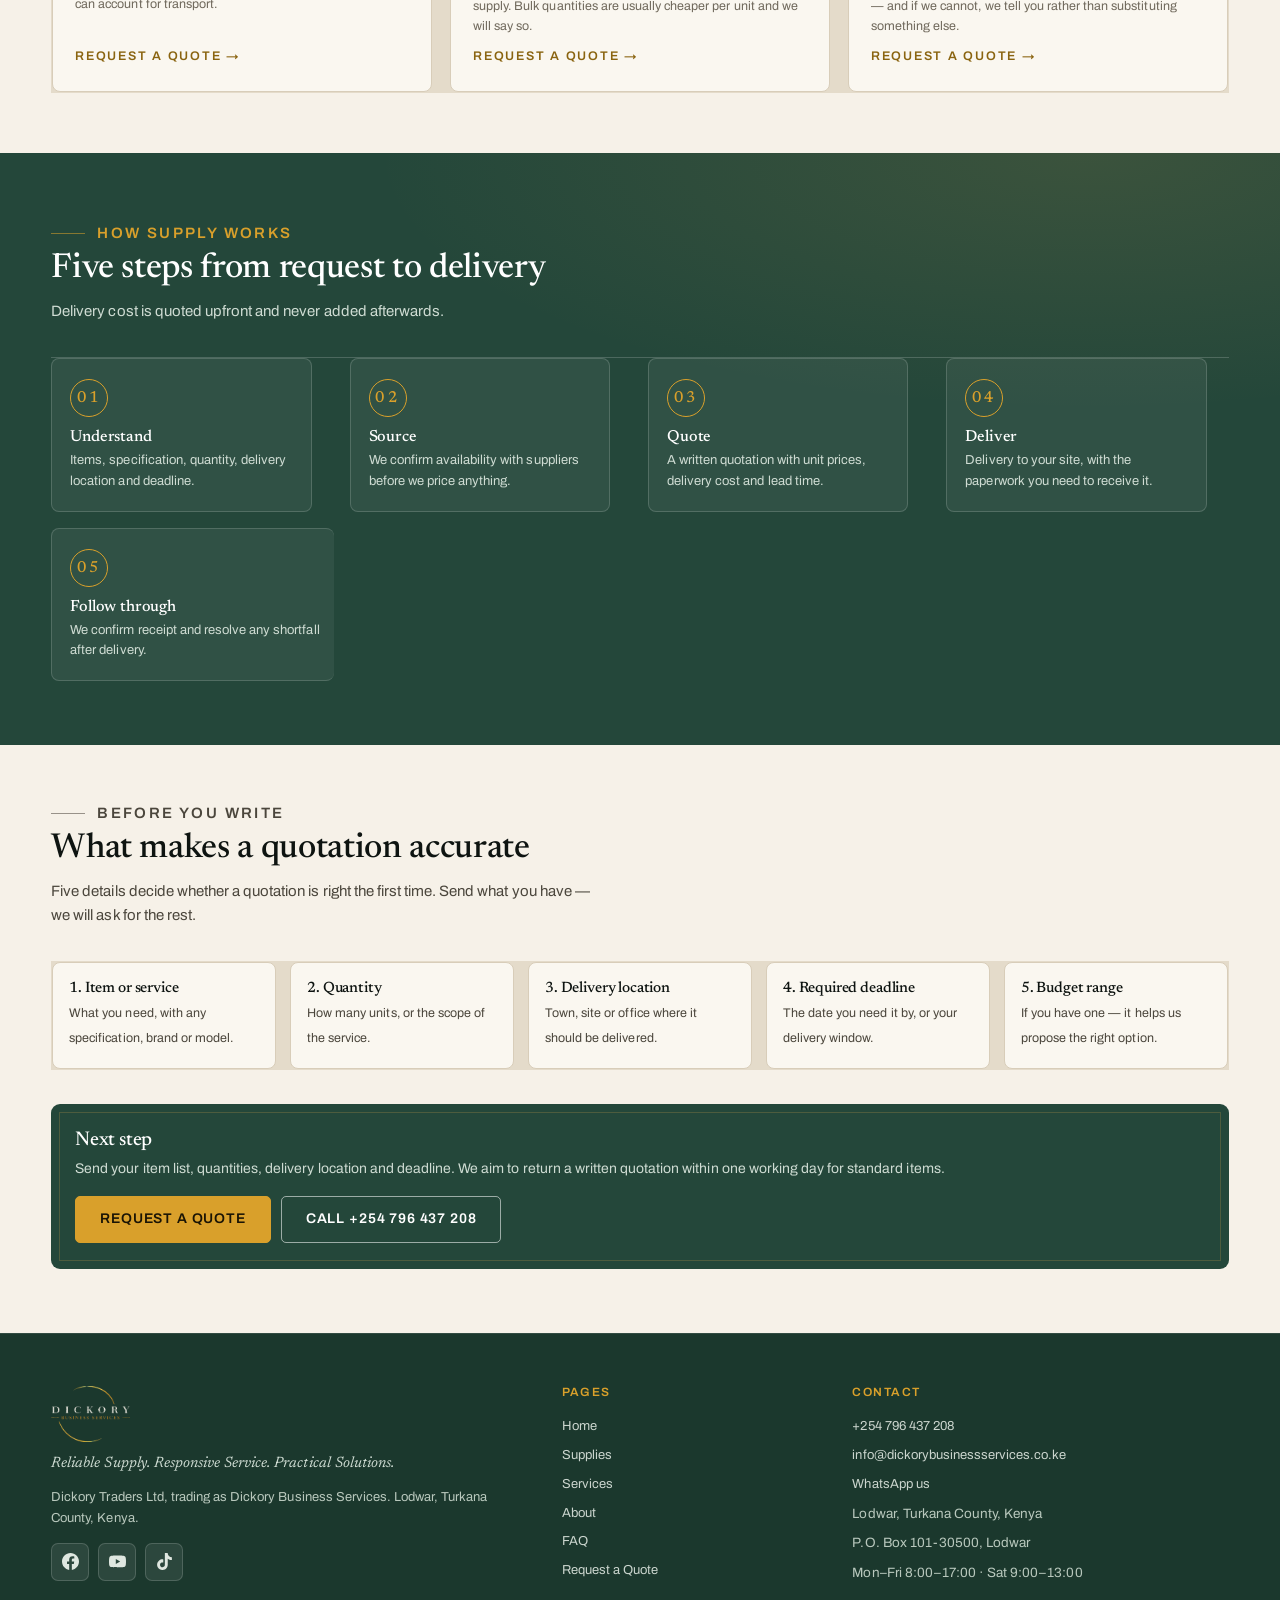
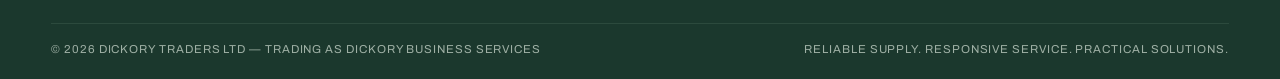
<file: supplies.html>
<!doctype html>
<html lang="en">
<head>
<meta charset="utf-8">
<meta name="viewport" content="width=device-width,initial-scale=1,viewport-fit=cover">
<title>Supply Categories | Office, ICT, Furniture &amp; Institutional Supplies | Dickory Business Services</title>
<meta name="description" content="Office and ICT equipment, furniture, stationery, electrical equipment, cleaning and institutional supplies delivered to organizations in Turkana County and across Kenya. Examples per category and how to request a quote.">
<link rel="canonical" href="https://dickorybusinessservices.co.ke/supplies.html">
<meta name="theme-color" content="#24473a">
<meta name="robots" content="index,follow">
<meta property="og:type" content="website">
<meta property="og:site_name" content="DICKORY BUSINESS SERVICES">
<meta property="og:locale" content="en_KE">
<meta property="og:title" content="Supply Categories | Office, ICT, Furniture &amp; Institutional Supplies | Dickory Business Services">
<meta property="og:description" content="Office and ICT equipment, furniture, stationery, electrical equipment, cleaning and institutional supplies delivered to organizations in Turkana County and across Kenya. Examples per category and how to request a quote.">
<meta property="og:url" content="https://dickorybusinessservices.co.ke/supplies.html">
<meta property="og:image" content="https://dickorybusinessservices.co.ke/images/og.jpg">
<meta name="twitter:card" content="summary_large_image">
<link rel="icon" href="data:image/svg+xml,%3Csvg xmlns='http://www.w3.org/2000/svg' viewBox='0 0 64 64'%3E%3Crect width='64' height='64' rx='12' fill='%2324473a'/%3E%3Ctext x='32' y='45' font-family='Georgia,serif' font-size='40' text-anchor='middle' fill='%23d9a02b'%3ED%3C/text%3E%3C/svg%3E">
<link rel="preconnect" href="https://fonts.googleapis.com">
<link rel="preconnect" href="https://fonts.gstatic.com" crossorigin>
<link href="https://fonts.googleapis.com/css2?family=Archivo:wght@400;500;600;700&family=Newsreader:ital,opsz,wght@0,6..72,500;0,6..72,600;1,6..72,400&display=swap" rel="stylesheet">
<link rel="stylesheet" href="assets/site.css">
</head>
<body>

<div class="topbar">
  <div class="w">
    <a href="tel:+254796437208" aria-label="Call +254 796 437 208"><svg viewBox="0 0 24 24" aria-hidden="true"><path d="M6.6 10.8a15.1 15.1 0 0 0 6.6 6.6l2.2-2.2a1 1 0 0 1 1-.25 11.4 11.4 0 0 0 3.6.58 1 1 0 0 1 1 1V20a1 1 0 0 1-1 1A17 17 0 0 1 3 4a1 1 0 0 1 1-1h3.5a1 1 0 0 1 1 1 11.4 11.4 0 0 0 .58 3.6 1 1 0 0 1-.25 1z"/></svg> +254 796 437 208</a>
    <a class="mail" href="mailto:info@dickorybusinessservices.co.ke" aria-label="Email info@dickorybusinessservices.co.ke"><svg viewBox="0 0 24 24" aria-hidden="true"><path d="M20 4H4a2 2 0 0 0-2 2v12a2 2 0 0 0 2 2h16a2 2 0 0 0 2-2V6a2 2 0 0 0-2-2zm0 4.2-8 5-8-5V6l8 5 8-5z"/></svg> info@dickorybusinessservices.co.ke</a>
    <a class="wa" href="https://wa.me/254796437208?text=Hello%20DICKORY%20BUSINESS%20SERVICES%2C%20I%20would%20like%20to%20make%20an%20enquiry." target="_blank" rel="noopener noreferrer"><svg viewBox="0 0 24 24" aria-hidden="true"><path d="M12 2a10 10 0 0 0-8.6 15L2 22l5.2-1.4A10 10 0 1 0 12 2zm0 18a8 8 0 0 1-4.1-1.1l-.3-.2-3 .8.8-2.9-.2-.3A8 8 0 1 1 12 20zm4.5-5.9c-.2-.1-1.4-.7-1.6-.8s-.4-.1-.5.1-.6.8-.7 1-.3.2-.5.1a6.5 6.5 0 0 1-1.9-1.2 7.2 7.2 0 0 1-1.3-1.7c-.1-.2 0-.4.1-.5l.4-.5.2-.4v-.4l-.8-1.8c-.2-.5-.4-.4-.5-.4h-.5a1 1 0 0 0-.7.3 3 3 0 0 0-.9 2.2 5.2 5.2 0 0 0 1.1 2.7 11.8 11.8 0 0 0 4.5 4 5.3 5.3 0 0 0 3.2.6 2.7 2.7 0 0 0 1.8-1.3 2.2 2.2 0 0 0 .2-1.3z"/></svg> WhatsApp us</a>
    <span class="loc"><svg viewBox="0 0 24 24" aria-hidden="true"><path d="M12 2a7 7 0 0 0-7 7c0 5.2 7 13 7 13s7-7.8 7-13a7 7 0 0 0-7-7zm0 9.5A2.5 2.5 0 1 1 14.5 9 2.5 2.5 0 0 1 12 11.5z"/></svg> Lodwar, Turkana County</span>
  </div>
</div>

<nav>
  <div class="w">
    <a class="brand" href="index.html" aria-label="Dickory Business Services home">
      <img src="images/logo.png" width="93" height="66" alt="Dickory Business Services">
    </a>
    <div class="links" id="links">
      <a href="index.html">Home</a><a class="on" href="supplies.html">Supplies</a><a href="services.html">Services</a><a href="index.html#about">About</a><a href="index.html#faq">FAQ</a><a href="index.html#contact">Contact</a>
      <a class="btn" href="index.html#quote">Request a Quote</a>
    </div>
    <button class="menu" id="menu" aria-label="Open menu" aria-expanded="false" aria-controls="links">
      <svg width="22" height="22" viewBox="0 0 24 24" fill="none" stroke="currentColor" stroke-width="2" stroke-linecap="round" aria-hidden="true"><path d="M4 7h16M4 12h16M4 17h16"/></svg>
    </button>
  </div>
</nav>

<div class="w"><p class="crumb"><a href="index.html">Home</a><span>/</span><a href="supplies.html">Supplies</a><span>/</span>Supply Categories</p></div>

<header class="phead">
  <div class="w">
    <p class="kick">Supply</p>
    <h1>Supply Categories</h1>
    <p>We source and deliver goods against your specification, quantity, budget and delivery location &mdash; in Lodwar, across Turkana County and to the rest of Kenya.</p>
  </div>
</header>

<div class="w" style="padding:52px 0 20px">
  <div class="sec-head">
    <p class="kick">Supply categories</p>
    <h2>What we supply, and what to send us</h2>
    <p>Each category below lists the goods we are asked for most often. They are examples, not a closed catalogue &mdash; if what you need is not here, send the specification anyway and we will confirm whether we can source it.</p>
  </div>
  <div class="grid3">
    <article class="card" id="electronics">
      <p class="num">01</p>
      <h3>Electronics &amp; ICT Equipment</h3>
      <p style="font-size:13.5px;color:var(--body);margin-bottom:12px">Laptops, desktops, printers, monitors, networking equipment and accessories &mdash; specified to the model and configuration your team actually uses.</p>
      <ul><li>Laptops, desktops and tablets</li><li>Printers, scanners and toner/ink consumables</li><li>Monitors, projectors and display equipment</li><li>Routers, switches, cabling and networking accessories</li><li>External drives, UPS units and power accessories</li><li>Keyboards, mice and peripheral accessories</li></ul>
      <p style="font-size:12.5px;color:var(--muted);border-top:1px solid var(--line);padding-top:12px;margin-bottom:14px">Tell us the model or the minimum specification (processor, RAM, storage, screen size), the quantity, and whether you need warranties or installation. Where an exact model is unavailable we propose the closest equivalent and say so before quoting.</p>
      <a class="more" href="index.html#quote">Request a quote &rarr;</a>
    </article>
    <article class="card" id="furniture">
      <p class="num">02</p>
      <h3>Office Furniture &amp; Fittings</h3>
      <p style="font-size:13.5px;color:var(--body);margin-bottom:12px">Desks, chairs, storage and boardroom furniture for offices, field stations and institutional buildings.</p>
      <ul><li>Desks, workstations and executive tables</li><li>Office chairs, visitor seating and benches</li><li>Filing cabinets, cupboards and shelving</li><li>Meeting and boardroom tables</li><li>Reception and waiting-area furniture</li><li>Partitions, whiteboards and fittings</li></ul>
      <p style="font-size:12.5px;color:var(--muted);border-top:1px solid var(--line);padding-top:12px;margin-bottom:14px">Send the room or the item list, the quantity of each, and any size or finish requirement. For a new office, a simple floor plan or a list of rooms is enough for us to propose a layout and a cost.</p>
      <a class="more" href="index.html#quote">Request a quote &rarr;</a>
    </article>
    <article class="card" id="stationery">
      <p class="num">03</p>
      <h3>Office Supplies &amp; Stationery</h3>
      <p style="font-size:13.5px;color:var(--body);margin-bottom:12px">The recurring consumables that keep an office running, supplied in the quantities you actually use.</p>
      <ul><li>Paper, notebooks, files and folders</li><li>Pens, markers, pencils and desk accessories</li><li>Toner, ink cartridges and printer paper</li><li>Staplers, punches, scissors and tape</li><li>Filing, archiving and binding materials</li><li>Envelopes, labels and mailing supplies</li></ul>
      <p style="font-size:12.5px;color:var(--muted);border-top:1px solid var(--line);padding-top:12px;margin-bottom:14px">A simple list with quantities is enough. For recurring needs, tell us your monthly or quarterly usage and we can quote a standing supply arrangement instead of one-off orders.</p>
      <a class="more" href="index.html#quote">Request a quote &rarr;</a>
    </article>
    <article class="card" id="electrical">
      <p class="num">04</p>
      <h3>Electrical &amp; General Equipment</h3>
      <p style="font-size:13.5px;color:var(--body);margin-bottom:12px">Electrical fittings, lighting, small tools and power equipment for offices, institutions and field sites.</p>
      <ul><li>Cables, sockets, switches and conduits</li><li>Lighting, bulbs and solar accessories</li><li>Small tools and hardware</li><li>Generators and power accessories</li><li>Extension leads, adaptors and stabilisers</li><li>Safety equipment and protective gear</li></ul>
      <p style="font-size:12.5px;color:var(--muted);border-top:1px solid var(--line);padding-top:12px;margin-bottom:14px">State the rating or specification where it matters (voltage, wattage, cable gauge) and whether the items must meet a particular standard. For site work, tell us the location so we can account for transport.</p>
      <a class="more" href="index.html#quote">Request a quote &rarr;</a>
    </article>
    <article class="card" id="cleaning">
      <p class="num">05</p>
      <h3>Cleaning, Hygiene &amp; Institutional Supplies</h3>
      <p style="font-size:13.5px;color:var(--body);margin-bottom:12px">Cleaning chemicals, protective wear and hygiene consumables for offices, schools, clinics and institutions.</p>
      <ul><li>Detergents, disinfectants and cleaning chemicals</li><li>Gloves, masks, aprons and protective wear</li><li>Tissue, soap, sanitiser and dispensers</li><li>Brooms, mops, buckets and dustbins</li><li>Waste bags and sanitation supplies</li><li>Institutional hygiene consumables</li></ul>
      <p style="font-size:12.5px;color:var(--muted);border-top:1px solid var(--line);padding-top:12px;margin-bottom:14px">Tell us the number of staff or the size of the facility, and whether you want a one-off delivery or a recurring monthly supply. Bulk quantities are usually cheaper per unit and we will say so.</p>
      <a class="more" href="index.html#quote">Request a quote &rarr;</a>
    </article>
    <article class="card" id="other">
      <p class="num">06</p>
      <h3>Other Specified Goods</h3>
      <p style="font-size:13.5px;color:var(--body);margin-bottom:12px">Anything not listed above, sourced against your specification &mdash; including relief items, learning materials and project-specific goods.</p>
      <ul><li>Water, food and relief items</li><li>School and learning materials</li><li>Medical and first-aid consumables</li><li>Agricultural and field supplies</li><li>Project-specific equipment</li><li>Any item against your written specification</li></ul>
      <p style="font-size:12.5px;color:var(--muted);border-top:1px solid var(--line);padding-top:12px;margin-bottom:14px">Send the specification, quantity and delivery location. We confirm whether we can source it, at what price and by when &mdash; and if we cannot, we tell you rather than substituting something else.</p>
      <a class="more" href="index.html#quote">Request a quote &rarr;</a>
    </article>
  </div>
</div>

<section class="process" style="margin-top:40px">
  <div class="w">
    <div class="sec-head">
      <p class="kick" style="color:var(--gold)">How supply works</p>
      <h2>Five steps from request to delivery</h2>
      <p>Delivery cost is quoted upfront and never added afterwards.</p>
    </div>
    <div class="steps">
      <div><i>01</i><b>Understand</b><p>Items, specification, quantity, delivery location and deadline.</p></div>
      <div><i>02</i><b>Source</b><p>We confirm availability with suppliers before we price anything.</p></div>
      <div><i>03</i><b>Quote</b><p>A written quotation with unit prices, delivery cost and lead time.</p></div>
      <div><i>04</i><b>Deliver</b><p>Delivery to your site, with the paperwork you need to receive it.</p></div>
      <div><i>05</i><b>Follow through</b><p>We confirm receipt and resolve any shortfall after delivery.</p></div>
    </div>
  </div>
</section>

<div class="w" style="padding:52px 0 64px">
  <div class="sec-head">
    <p class="kick">Before you write</p>
    <h2>What makes a quotation accurate</h2>
    <p>Five details decide whether a quotation is right the first time. Send what you have &mdash; we will ask for the rest.</p>
  </div>
  <div class="checklist">
    <div><b>1. Item or service</b><span>What you need, with any specification, brand or model.</span></div>
    <div><b>2. Quantity</b><span>How many units, or the scope of the service.</span></div>
    <div><b>3. Delivery location</b><span>Town, site or office where it should be delivered.</span></div>
    <div><b>4. Required deadline</b><span>The date you need it by, or your delivery window.</span></div>
    <div><b>5. Budget range</b><span>If you have one &mdash; it helps us propose the right option.</span></div>
  </div>
  <div class="next">
  <h3>Next step</h3>
  <p>Send your item list, quantities, delivery location and deadline. We aim to return a written quotation within one working day for standard items.</p>
  <div class="acts">
    <a class="btn" href="index.html#quote">Request a quote</a>
    <a class="btn ghost" href="tel:+254796437208">Call +254 796 437 208</a>
  </div>
</div>
</div>

<footer>
  <div class="w">
    <div class="g">
      <div>
        <div class="brandline"><img src="images/logo.png" width="135" height="96" alt="Dickory Business Services" loading="lazy"></div>
        <p class="tag">Reliable Supply. Responsive Service. Practical Solutions.</p>
        <p style="color:#b9c8bd;font-size:13px">Dickory Traders Ltd, trading as Dickory Business Services. Lodwar, Turkana County, Kenya.</p>
        <div class="social">
          <a href="https://www.facebook.com/share/1EeEmjTYfm/" target="_blank" rel="noopener noreferrer" aria-label="Facebook"><svg viewBox="0 0 24 24" aria-hidden="true"><path d="M24 12.07C24 5.4 18.63 0 12 0S0 5.4 0 12.07C0 18.1 4.39 23.1 10.13 24v-8.44H7.08v-3.49h3.05V9.41c0-3.02 1.8-4.7 4.55-4.7 1.31 0 2.69.24 2.69.24v2.97h-1.51c-1.5 0-1.97.93-1.97 1.89v2.26h3.35l-.54 3.49h-2.8V24C19.61 23.1 24 18.1 24 12.07z"/></svg></a>
          <a href="https://www.youtube.com/@DickoryTradersHub" target="_blank" rel="noopener noreferrer" aria-label="YouTube"><svg viewBox="0 0 24 24" aria-hidden="true"><path d="M23.5 6.2a3 3 0 0 0-2.1-2.1C19.5 3.6 12 3.6 12 3.6s-7.5 0-9.4.5A3 3 0 0 0 .5 6.2C0 8.1 0 12 0 12s0 3.9.5 5.8a3 3 0 0 0 2.1 2.1c1.9.5 9.4.5 9.4.5s7.5 0 9.4-.5a3 3 0 0 0 2.1-2.1c.5-1.9.5-5.8.5-5.8s0-3.9-.5-5.8zM9.6 15.6V8.4l6.2 3.6-6.2 3.6z"/></svg></a>
          <a href="https://www.tiktok.com/@dtcg23" target="_blank" rel="noopener noreferrer" aria-label="TikTok"><svg viewBox="0 0 24 24" aria-hidden="true"><path d="M12.525.02c1.31-.02 2.61-.01 3.91-.02.08 1.53.63 3.09 1.75 4.17 1.12 1.11 2.7 1.62 4.24 1.79v4.03c-1.44-.05-2.89-.35-4.2-.97-.57-.26-1.1-.59-1.62-.93-.01 2.92.01 5.84-.02 8.75-.08 1.4-.54 2.79-1.35 3.94-1.31 1.92-3.58 3.17-5.91 3.21-1.43.08-2.86-.31-4.08-1.03-2.02-1.19-3.44-3.37-3.65-5.71-.02-.5-.03-1-.01-1.49.18-1.9 1.12-3.72 2.58-4.96 1.66-1.44 3.98-2.13 6.15-1.72.02 1.48-.04 2.96-.04 4.44-.99-.32-2.15-.23-3.02.37-.63.41-1.11 1.04-1.36 1.75-.21.51-.15 1.07-.14 1.61.24 1.64 1.82 3.02 3.5 2.87 1.12-.01 2.19-.66 2.77-1.61.19-.33.4-.67.41-1.06.1-1.79.06-3.57.07-5.36.01-4.03-.01-8.05.02-12.07z"/></svg></a>
        </div>
      </div>
      <div>
        <h4>Pages</h4>
        <a href="index.html">Home</a>
        <a href="supplies.html">Supplies</a>
        <a href="services.html">Services</a>
        <a href="index.html#about">About</a>
        <a href="index.html#faq">FAQ</a>
        <a href="index.html#quote">Request a Quote</a>
      </div>
      <div>
        <h4>Contact</h4>
        <a href="tel:+254796437208">+254 796 437 208</a>
        <a href="mailto:info@dickorybusinessservices.co.ke">info@dickorybusinessservices.co.ke</a>
        <a href="https://wa.me/254796437208?text=Hello%20DICKORY%20BUSINESS%20SERVICES%2C%20I%20would%20like%20to%20make%20an%20enquiry." target="_blank" rel="noopener noreferrer">WhatsApp us</a>
        <span style="display:block;padding:4px 0;color:#b9c8bd">Lodwar, Turkana County, Kenya</span>
        <span style="display:block;padding:4px 0;color:#b9c8bd">P.O. Box 101-30500, Lodwar</span>
        <span style="display:block;padding:4px 0;color:#b9c8bd">Mon&ndash;Fri 8:00&ndash;17:00 &middot; Sat 9:00&ndash;13:00</span>
      </div>
    </div>
    <div class="copy">
      <span>&copy; 2026 DICKORY TRADERS LTD &mdash; trading as DICKORY BUSINESS SERVICES</span>
      <span>Reliable Supply. Responsive Service. Practical Solutions.</span>
    </div>
  </div>
</footer>

<script>
(function(){
  var menu=document.getElementById('menu'),links=document.getElementById('links');
  function setMenu(o){links.classList.toggle('open',o);menu.setAttribute('aria-expanded',o?'true':'false');menu.setAttribute('aria-label',o?'Close menu':'Open menu');}
  menu.addEventListener('click',function(){setMenu(!links.classList.contains('open'));});
  links.addEventListener('click',function(e){if(e.target.closest('a'))setMenu(false);});
  document.addEventListener('click',function(e){if(!e.target.closest('nav'))setMenu(false);});
  document.addEventListener('keydown',function(e){if(e.key==='Escape')setMenu(false);});
  window.addEventListener('resize',function(){if(window.innerWidth>860)setMenu(false);});
})();
</script>
</body>
</html>
</file>
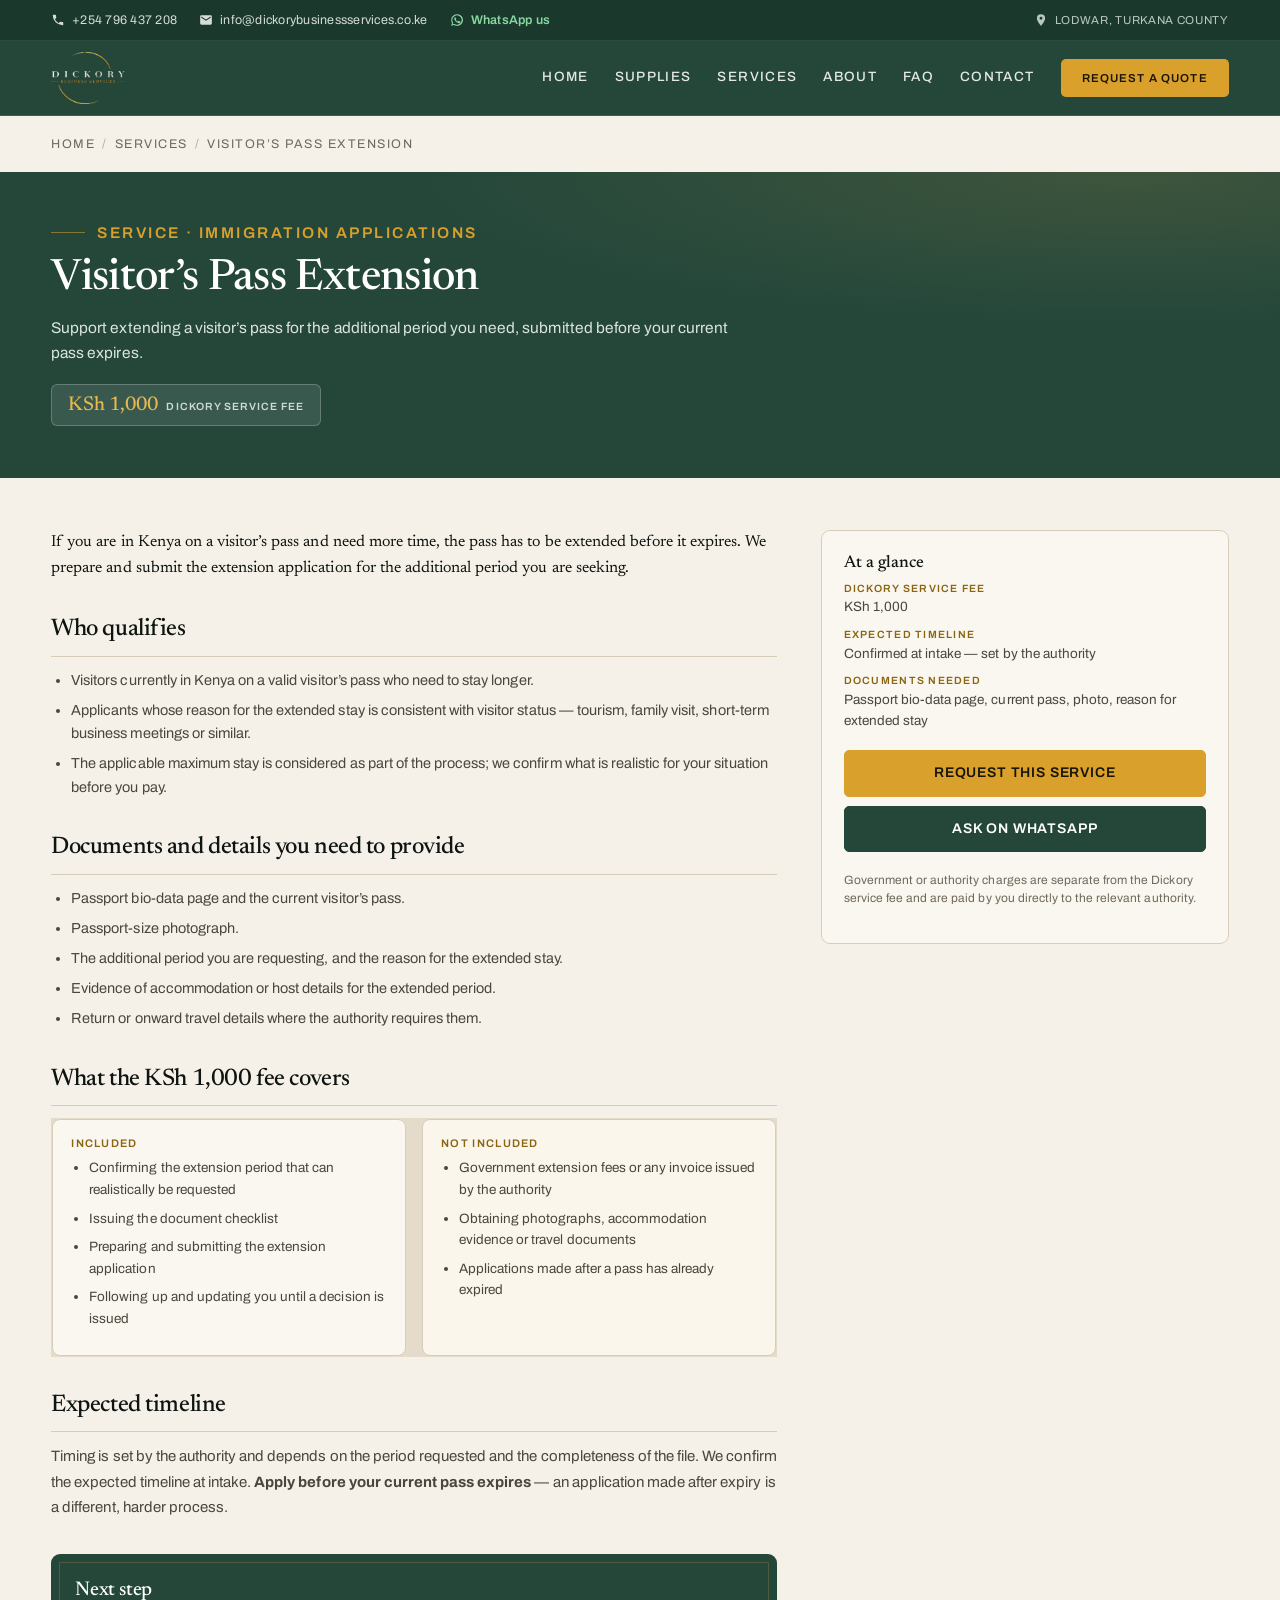
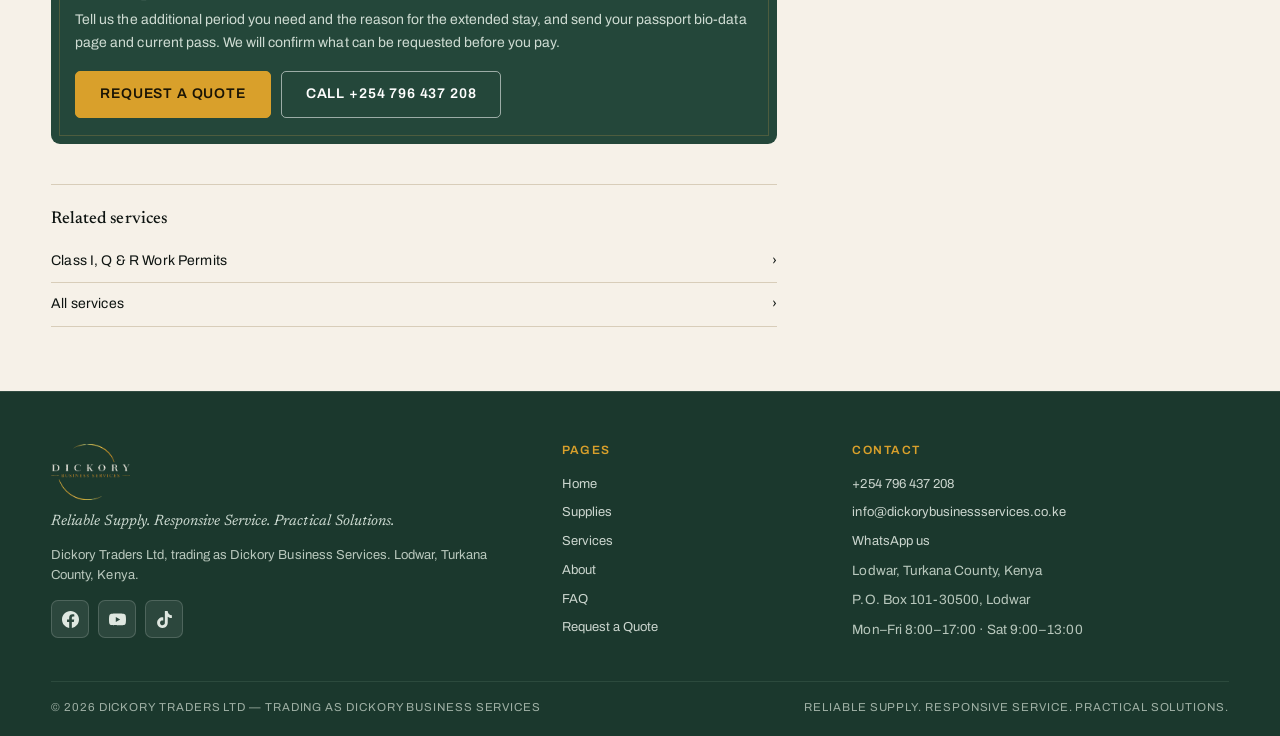
<file: visitors-pass.html>
<!doctype html>
<html lang="en">
<head>
<meta charset="utf-8">
<meta name="viewport" content="width=device-width,initial-scale=1,viewport-fit=cover">
<title>Visitor&rsquo;s Pass Extension Kenya | Requirements &amp; Fees | Dickory Business Services</title>
<meta name="description" content="Visitor's pass extension support in Kenya. KSh 1,000 Dickory service fee. Who qualifies, documents required, what the fee covers and excludes, and how to begin before your pass expires.">
<link rel="canonical" href="https://dickorybusinessservices.co.ke/visitors-pass.html">
<meta name="theme-color" content="#24473a">
<meta name="robots" content="index,follow">
<meta property="og:type" content="website">
<meta property="og:site_name" content="DICKORY BUSINESS SERVICES">
<meta property="og:locale" content="en_KE">
<meta property="og:title" content="Visitor&rsquo;s Pass Extension Kenya | Requirements &amp; Fees | Dickory Business Services">
<meta property="og:description" content="Visitor's pass extension support in Kenya. KSh 1,000 Dickory service fee. Who qualifies, documents required, what the fee covers and excludes, and how to begin before your pass expires.">
<meta property="og:url" content="https://dickorybusinessservices.co.ke/visitors-pass.html">
<meta property="og:image" content="https://dickorybusinessservices.co.ke/images/og.jpg">
<meta name="twitter:card" content="summary_large_image">
<link rel="icon" href="data:image/svg+xml,%3Csvg xmlns='http://www.w3.org/2000/svg' viewBox='0 0 64 64'%3E%3Crect width='64' height='64' rx='12' fill='%2324473a'/%3E%3Ctext x='32' y='45' font-family='Georgia,serif' font-size='40' text-anchor='middle' fill='%23d9a02b'%3ED%3C/text%3E%3C/svg%3E">
<link rel="preconnect" href="https://fonts.googleapis.com">
<link rel="preconnect" href="https://fonts.gstatic.com" crossorigin>
<link href="https://fonts.googleapis.com/css2?family=Archivo:wght@400;500;600;700&family=Newsreader:ital,opsz,wght@0,6..72,500;0,6..72,600;1,6..72,400&display=swap" rel="stylesheet">
<link rel="stylesheet" href="assets/site.css">

</head>
<body>

<div class="topbar">
  <div class="w">
    <a href="tel:+254796437208" aria-label="Call +254 796 437 208"><svg viewBox="0 0 24 24" aria-hidden="true"><path d="M6.6 10.8a15.1 15.1 0 0 0 6.6 6.6l2.2-2.2a1 1 0 0 1 1-.25 11.4 11.4 0 0 0 3.6.58 1 1 0 0 1 1 1V20a1 1 0 0 1-1 1A17 17 0 0 1 3 4a1 1 0 0 1 1-1h3.5a1 1 0 0 1 1 1 11.4 11.4 0 0 0 .58 3.6 1 1 0 0 1-.25 1z"/></svg> +254 796 437 208</a>
    <a class="mail" href="mailto:info@dickorybusinessservices.co.ke" aria-label="Email info@dickorybusinessservices.co.ke"><svg viewBox="0 0 24 24" aria-hidden="true"><path d="M20 4H4a2 2 0 0 0-2 2v12a2 2 0 0 0 2 2h16a2 2 0 0 0 2-2V6a2 2 0 0 0-2-2zm0 4.2-8 5-8-5V6l8 5 8-5z"/></svg> info@dickorybusinessservices.co.ke</a>
    <a class="wa" href="https://wa.me/254796437208?text=Hello%20DICKORY%20BUSINESS%20SERVICES%2C%20I%20would%20like%20to%20make%20an%20enquiry." target="_blank" rel="noopener noreferrer"><svg viewBox="0 0 24 24" aria-hidden="true"><path d="M12 2a10 10 0 0 0-8.6 15L2 22l5.2-1.4A10 10 0 1 0 12 2zm0 18a8 8 0 0 1-4.1-1.1l-.3-.2-3 .8.8-2.9-.2-.3A8 8 0 1 1 12 20zm4.5-5.9c-.2-.1-1.4-.7-1.6-.8s-.4-.1-.5.1-.6.8-.7 1-.3.2-.5.1a6.5 6.5 0 0 1-1.9-1.2 7.2 7.2 0 0 1-1.3-1.7c-.1-.2 0-.4.1-.5l.4-.5.2-.4v-.4l-.8-1.8c-.2-.5-.4-.4-.5-.4h-.5a1 1 0 0 0-.7.3 3 3 0 0 0-.9 2.2 5.2 5.2 0 0 0 1.1 2.7 11.8 11.8 0 0 0 4.5 4 5.3 5.3 0 0 0 3.2.6 2.7 2.7 0 0 0 1.8-1.3 2.2 2.2 0 0 0 .2-1.3z"/></svg> WhatsApp us</a>
    <span class="loc"><svg viewBox="0 0 24 24" aria-hidden="true"><path d="M12 2a7 7 0 0 0-7 7c0 5.2 7 13 7 13s7-7.8 7-13a7 7 0 0 0-7-7zm0 9.5A2.5 2.5 0 1 1 14.5 9 2.5 2.5 0 0 1 12 11.5z"/></svg> Lodwar, Turkana County</span>
  </div>
</div>

<nav>
  <div class="w">
    <a class="brand" href="index.html" aria-label="Dickory Business Services home">
      <img src="images/logo.png" width="93" height="66" alt="Dickory Business Services">
    </a>
    <div class="links" id="links">
      <a href="index.html">Home</a><a href="supplies.html">Supplies</a><a href="services.html">Services</a><a href="index.html#about">About</a><a href="index.html#faq">FAQ</a><a href="index.html#contact">Contact</a>
      <a class="btn" href="index.html#quote">Request a Quote</a>
    </div>
    <button class="menu" id="menu" aria-label="Open menu" aria-expanded="false" aria-controls="links">
      <svg width="22" height="22" viewBox="0 0 24 24" fill="none" stroke="currentColor" stroke-width="2" stroke-linecap="round" aria-hidden="true"><path d="M4 7h16M4 12h16M4 17h16"/></svg>
    </button>
  </div>
</nav>

<div class="w"><p class="crumb"><a href="index.html">Home</a><span>/</span><a href="services.html">Services</a><span>/</span>Visitor&rsquo;s Pass Extension</p></div>

<header class="phead">
  <div class="w">
    <p class="kick">Service &middot; Immigration applications</p>
    <h1>Visitor&rsquo;s Pass Extension</h1>
    <p>Support extending a visitor&rsquo;s pass for the additional period you need, submitted before your current pass expires.</p>
    <p class="fee">KSh 1,000 <small>Dickory service fee</small></p>
  </div>
</header>

<div class="w pbody">
  <div>
    <p class="lead">If you are in Kenya on a visitor&rsquo;s pass and need more time, the pass has to be extended before it expires. We prepare and submit the extension application for the additional period you are seeking.</p>

    <h2>Who qualifies</h2>
    <ul>
      <li>Visitors currently in Kenya on a valid visitor&rsquo;s pass who need to stay longer.</li>
      <li>Applicants whose reason for the extended stay is consistent with visitor status &mdash; tourism, family visit, short-term business meetings or similar.</li>
      <li>The applicable maximum stay is considered as part of the process; we confirm what is realistic for your situation before you pay.</li>
    </ul>

    <h2>Documents and details you need to provide</h2>
    <ul>
      <li>Passport bio-data page and the current visitor&rsquo;s pass.</li>
      <li>Passport-size photograph.</li>
      <li>The additional period you are requesting, and the reason for the extended stay.</li>
      <li>Evidence of accommodation or host details for the extended period.</li>
      <li>Return or onward travel details where the authority requires them.</li>
    </ul>

    <h2>What the KSh 1,000 fee covers</h2>
    <div class="covers">
      <div>
        <h4>Included</h4>
        <ul>
          <li>Confirming the extension period that can realistically be requested</li>
          <li>Issuing the document checklist</li>
          <li>Preparing and submitting the extension application</li>
          <li>Following up and updating you until a decision is issued</li>
        </ul>
      </div>
      <div class="ex">
        <h4>Not included</h4>
        <ul>
          <li>Government extension fees or any invoice issued by the authority</li>
          <li>Obtaining photographs, accommodation evidence or travel documents</li>
          <li>Applications made after a pass has already expired</li>
        </ul>
      </div>
    </div>

    <h2>Expected timeline</h2>
    <p>Timing is set by the authority and depends on the period requested and the completeness of the file. We confirm the expected timeline at intake. <strong>Apply before your current pass expires</strong> &mdash; an application made after expiry is a different, harder process.</p>

    <div class="next">
  <h3>Next step</h3>
  <p>Tell us the additional period you need and the reason for the extended stay, and send your passport bio-data page and current pass. We will confirm what can be requested before you pay.</p>
  <div class="acts">
    <a class="btn" href="index.html#quote">Request a quote</a>
    <a class="btn ghost" href="tel:+254796437208">Call +254 796 437 208</a>
  </div>
</div>

    <div class="related">
      <h3>Related services</h3>
      <a href="work-permits.html">Class I, Q &amp; R Work Permits <span>&rsaquo;</span></a>
      <a href="services.html">All services <span>&rsaquo;</span></a>
    </div>
  </div>
  <aside class="aside">
  <h3>At a glance</h3>
  <dl>
    <div><dt>Dickory service fee</dt><dd>KSh 1,000</dd></div>
    <div><dt>Expected timeline</dt><dd>Confirmed at intake &mdash; set by the authority</dd></div>
    <div><dt>Documents needed</dt><dd>Passport bio-data page, current pass, photo, reason for extended stay</dd></div>
  </dl>
  <a class="btn" href="index.html#quote">Request this service</a>
  <a class="btn dark" href="https://wa.me/254796437208?text=Hello%20DICKORY%20BUSINESS%20SERVICES%2C%20I%20would%20like%20to%20make%20an%20enquiry." target="_blank" rel="noopener noreferrer">Ask on WhatsApp</a>
  <p class="note">Government or authority charges are separate from the Dickory service fee and are paid by you directly to the relevant authority.</p>
</aside>
</div>

<footer>
  <div class="w">
    <div class="g">
      <div>
        <div class="brandline"><img src="images/logo.png" width="135" height="96" alt="Dickory Business Services" loading="lazy"></div>
        <p class="tag">Reliable Supply. Responsive Service. Practical Solutions.</p>
        <p style="color:#b9c8bd;font-size:13px">Dickory Traders Ltd, trading as Dickory Business Services. Lodwar, Turkana County, Kenya.</p>
        <div class="social">
          <a href="https://www.facebook.com/share/1EeEmjTYfm/" target="_blank" rel="noopener noreferrer" aria-label="Facebook"><svg viewBox="0 0 24 24" aria-hidden="true"><path d="M24 12.07C24 5.4 18.63 0 12 0S0 5.4 0 12.07C0 18.1 4.39 23.1 10.13 24v-8.44H7.08v-3.49h3.05V9.41c0-3.02 1.8-4.7 4.55-4.7 1.31 0 2.69.24 2.69.24v2.97h-1.51c-1.5 0-1.97.93-1.97 1.89v2.26h3.35l-.54 3.49h-2.8V24C19.61 23.1 24 18.1 24 12.07z"/></svg></a>
          <a href="https://www.youtube.com/@DickoryTradersHub" target="_blank" rel="noopener noreferrer" aria-label="YouTube"><svg viewBox="0 0 24 24" aria-hidden="true"><path d="M23.5 6.2a3 3 0 0 0-2.1-2.1C19.5 3.6 12 3.6 12 3.6s-7.5 0-9.4.5A3 3 0 0 0 .5 6.2C0 8.1 0 12 0 12s0 3.9.5 5.8a3 3 0 0 0 2.1 2.1c1.9.5 9.4.5 9.4.5s7.5 0 9.4-.5a3 3 0 0 0 2.1-2.1c.5-1.9.5-5.8.5-5.8s0-3.9-.5-5.8zM9.6 15.6V8.4l6.2 3.6-6.2 3.6z"/></svg></a>
          <a href="https://www.tiktok.com/@dtcg23" target="_blank" rel="noopener noreferrer" aria-label="TikTok"><svg viewBox="0 0 24 24" aria-hidden="true"><path d="M12.525.02c1.31-.02 2.61-.01 3.91-.02.08 1.53.63 3.09 1.75 4.17 1.12 1.11 2.7 1.62 4.24 1.79v4.03c-1.44-.05-2.89-.35-4.2-.97-.57-.26-1.1-.59-1.62-.93-.01 2.92.01 5.84-.02 8.75-.08 1.4-.54 2.79-1.35 3.94-1.31 1.92-3.58 3.17-5.91 3.21-1.43.08-2.86-.31-4.08-1.03-2.02-1.19-3.44-3.37-3.65-5.71-.02-.5-.03-1-.01-1.49.18-1.9 1.12-3.72 2.58-4.96 1.66-1.44 3.98-2.13 6.15-1.72.02 1.48-.04 2.96-.04 4.44-.99-.32-2.15-.23-3.02.37-.63.41-1.11 1.04-1.36 1.75-.21.51-.15 1.07-.14 1.61.24 1.64 1.82 3.02 3.5 2.87 1.12-.01 2.19-.66 2.77-1.61.19-.33.4-.67.41-1.06.1-1.79.06-3.57.07-5.36.01-4.03-.01-8.05.02-12.07z"/></svg></a>
        </div>
      </div>
      <div>
        <h4>Pages</h4>
        <a href="index.html">Home</a>
        <a href="supplies.html">Supplies</a>
        <a href="services.html">Services</a>
        <a href="index.html#about">About</a>
        <a href="index.html#faq">FAQ</a>
        <a href="index.html#quote">Request a Quote</a>
      </div>
      <div>
        <h4>Contact</h4>
        <a href="tel:+254796437208">+254 796 437 208</a>
        <a href="mailto:info@dickorybusinessservices.co.ke">info@dickorybusinessservices.co.ke</a>
        <a href="https://wa.me/254796437208?text=Hello%20DICKORY%20BUSINESS%20SERVICES%2C%20I%20would%20like%20to%20make%20an%20enquiry." target="_blank" rel="noopener noreferrer">WhatsApp us</a>
        <span style="display:block;padding:4px 0;color:#b9c8bd">Lodwar, Turkana County, Kenya</span>
        <span style="display:block;padding:4px 0;color:#b9c8bd">P.O. Box 101-30500, Lodwar</span>
        <span style="display:block;padding:4px 0;color:#b9c8bd">Mon&ndash;Fri 8:00&ndash;17:00 &middot; Sat 9:00&ndash;13:00</span>
      </div>
    </div>
    <div class="copy">
      <span>&copy; 2026 DICKORY TRADERS LTD &mdash; trading as DICKORY BUSINESS SERVICES</span>
      <span>Reliable Supply. Responsive Service. Practical Solutions.</span>
    </div>
  </div>
</footer>

<script>
(function(){
  var menu=document.getElementById('menu'),links=document.getElementById('links');
  function setMenu(o){links.classList.toggle('open',o);menu.setAttribute('aria-expanded',o?'true':'false');menu.setAttribute('aria-label',o?'Close menu':'Open menu');}
  menu.addEventListener('click',function(){setMenu(!links.classList.contains('open'));});
  links.addEventListener('click',function(e){if(e.target.closest('a'))setMenu(false);});
  document.addEventListener('click',function(e){if(!e.target.closest('nav'))setMenu(false);});
  document.addEventListener('keydown',function(e){if(e.key==='Escape')setMenu(false);});
  window.addEventListener('resize',function(){if(window.innerWidth>860)setMenu(false);});
})();
</script>
</body>
</html>
</file>
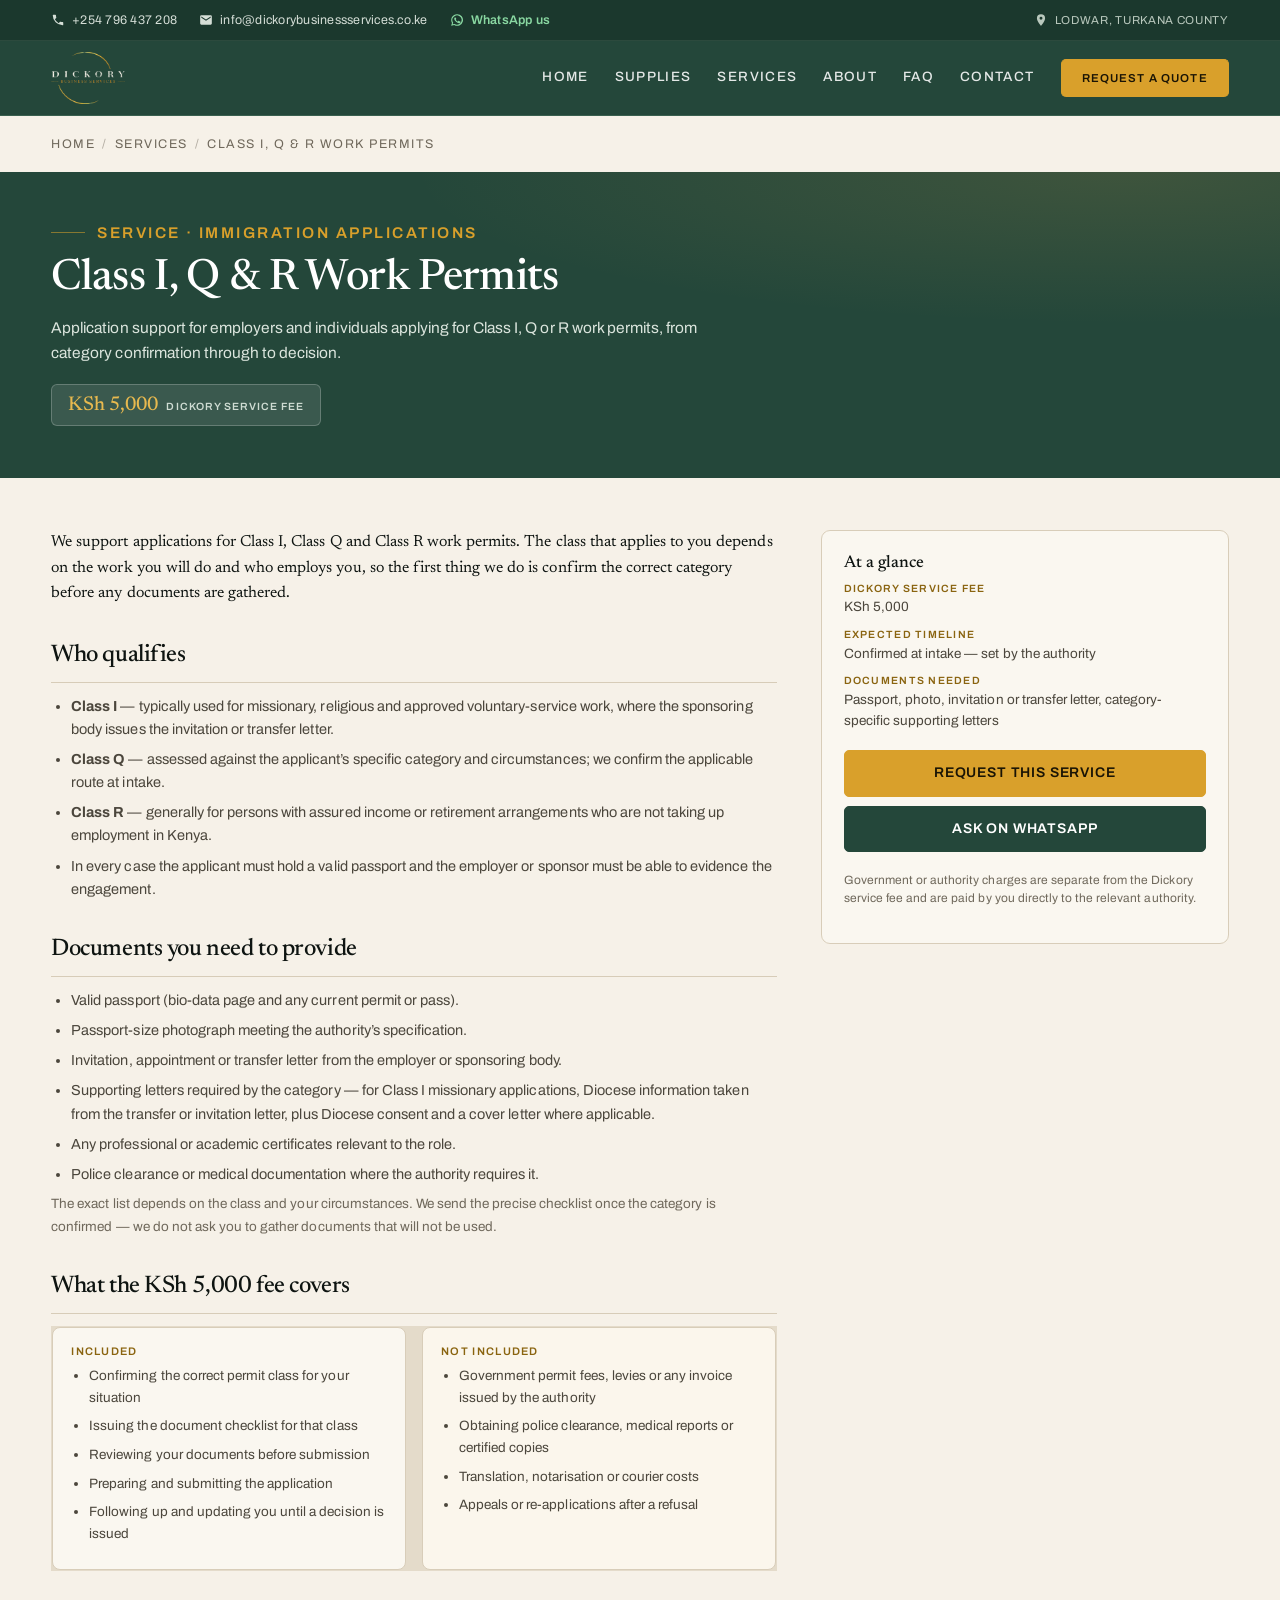
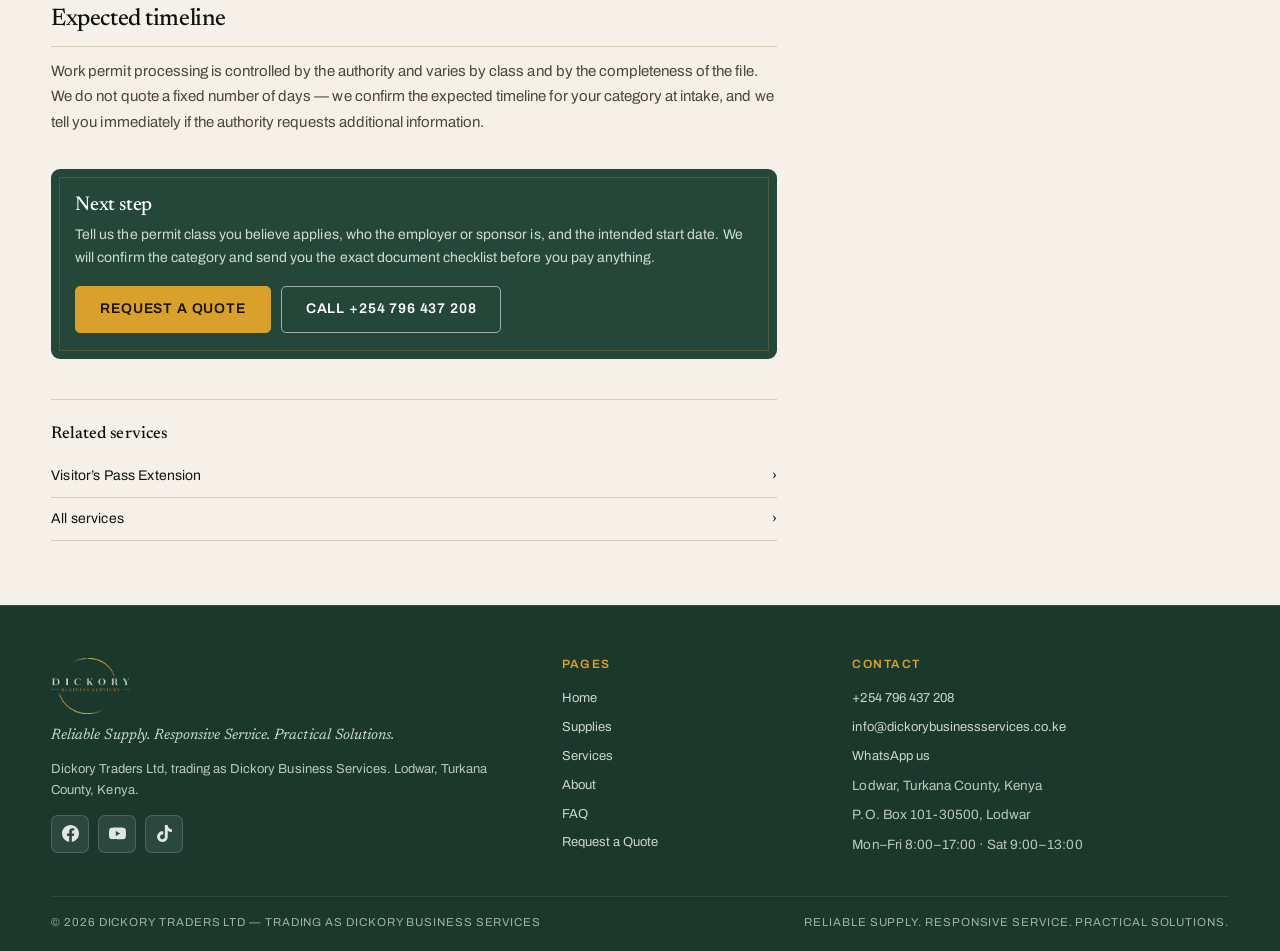
<file: work-permits.html>
<!doctype html>
<html lang="en">
<head>
<meta charset="utf-8">
<meta name="viewport" content="width=device-width,initial-scale=1,viewport-fit=cover">
<title>Class I, Q &amp; R Work Permits Kenya | Requirements &amp; Fees | Dickory Business Services</title>
<meta name="description" content="Work permit application support for Class I, Q and R permits in Kenya. KSh 5,000 Dickory service fee. Who qualifies, documents required, what the fee covers and excludes, and how to begin.">
<link rel="canonical" href="https://dickorybusinessservices.co.ke/work-permits.html">
<meta name="theme-color" content="#24473a">
<meta name="robots" content="index,follow">
<meta property="og:type" content="website">
<meta property="og:site_name" content="DICKORY BUSINESS SERVICES">
<meta property="og:locale" content="en_KE">
<meta property="og:title" content="Class I, Q &amp; R Work Permits Kenya | Requirements &amp; Fees | Dickory Business Services">
<meta property="og:description" content="Work permit application support for Class I, Q and R permits in Kenya. KSh 5,000 Dickory service fee. Who qualifies, documents required, what the fee covers and excludes, and how to begin.">
<meta property="og:url" content="https://dickorybusinessservices.co.ke/work-permits.html">
<meta property="og:image" content="https://dickorybusinessservices.co.ke/images/og.jpg">
<meta name="twitter:card" content="summary_large_image">
<link rel="icon" href="data:image/svg+xml,%3Csvg xmlns='http://www.w3.org/2000/svg' viewBox='0 0 64 64'%3E%3Crect width='64' height='64' rx='12' fill='%2324473a'/%3E%3Ctext x='32' y='45' font-family='Georgia,serif' font-size='40' text-anchor='middle' fill='%23d9a02b'%3ED%3C/text%3E%3C/svg%3E">
<link rel="preconnect" href="https://fonts.googleapis.com">
<link rel="preconnect" href="https://fonts.gstatic.com" crossorigin>
<link href="https://fonts.googleapis.com/css2?family=Archivo:wght@400;500;600;700&family=Newsreader:ital,opsz,wght@0,6..72,500;0,6..72,600;1,6..72,400&display=swap" rel="stylesheet">
<link rel="stylesheet" href="assets/site.css">

</head>
<body>

<div class="topbar">
  <div class="w">
    <a href="tel:+254796437208" aria-label="Call +254 796 437 208"><svg viewBox="0 0 24 24" aria-hidden="true"><path d="M6.6 10.8a15.1 15.1 0 0 0 6.6 6.6l2.2-2.2a1 1 0 0 1 1-.25 11.4 11.4 0 0 0 3.6.58 1 1 0 0 1 1 1V20a1 1 0 0 1-1 1A17 17 0 0 1 3 4a1 1 0 0 1 1-1h3.5a1 1 0 0 1 1 1 11.4 11.4 0 0 0 .58 3.6 1 1 0 0 1-.25 1z"/></svg> +254 796 437 208</a>
    <a class="mail" href="mailto:info@dickorybusinessservices.co.ke" aria-label="Email info@dickorybusinessservices.co.ke"><svg viewBox="0 0 24 24" aria-hidden="true"><path d="M20 4H4a2 2 0 0 0-2 2v12a2 2 0 0 0 2 2h16a2 2 0 0 0 2-2V6a2 2 0 0 0-2-2zm0 4.2-8 5-8-5V6l8 5 8-5z"/></svg> info@dickorybusinessservices.co.ke</a>
    <a class="wa" href="https://wa.me/254796437208?text=Hello%20DICKORY%20BUSINESS%20SERVICES%2C%20I%20would%20like%20to%20make%20an%20enquiry." target="_blank" rel="noopener noreferrer"><svg viewBox="0 0 24 24" aria-hidden="true"><path d="M12 2a10 10 0 0 0-8.6 15L2 22l5.2-1.4A10 10 0 1 0 12 2zm0 18a8 8 0 0 1-4.1-1.1l-.3-.2-3 .8.8-2.9-.2-.3A8 8 0 1 1 12 20zm4.5-5.9c-.2-.1-1.4-.7-1.6-.8s-.4-.1-.5.1-.6.8-.7 1-.3.2-.5.1a6.5 6.5 0 0 1-1.9-1.2 7.2 7.2 0 0 1-1.3-1.7c-.1-.2 0-.4.1-.5l.4-.5.2-.4v-.4l-.8-1.8c-.2-.5-.4-.4-.5-.4h-.5a1 1 0 0 0-.7.3 3 3 0 0 0-.9 2.2 5.2 5.2 0 0 0 1.1 2.7 11.8 11.8 0 0 0 4.5 4 5.3 5.3 0 0 0 3.2.6 2.7 2.7 0 0 0 1.8-1.3 2.2 2.2 0 0 0 .2-1.3z"/></svg> WhatsApp us</a>
    <span class="loc"><svg viewBox="0 0 24 24" aria-hidden="true"><path d="M12 2a7 7 0 0 0-7 7c0 5.2 7 13 7 13s7-7.8 7-13a7 7 0 0 0-7-7zm0 9.5A2.5 2.5 0 1 1 14.5 9 2.5 2.5 0 0 1 12 11.5z"/></svg> Lodwar, Turkana County</span>
  </div>
</div>

<nav>
  <div class="w">
    <a class="brand" href="index.html" aria-label="Dickory Business Services home">
      <img src="images/logo.png" width="93" height="66" alt="Dickory Business Services">
    </a>
    <div class="links" id="links">
      <a href="index.html">Home</a><a href="supplies.html">Supplies</a><a href="services.html">Services</a><a href="index.html#about">About</a><a href="index.html#faq">FAQ</a><a href="index.html#contact">Contact</a>
      <a class="btn" href="index.html#quote">Request a Quote</a>
    </div>
    <button class="menu" id="menu" aria-label="Open menu" aria-expanded="false" aria-controls="links">
      <svg width="22" height="22" viewBox="0 0 24 24" fill="none" stroke="currentColor" stroke-width="2" stroke-linecap="round" aria-hidden="true"><path d="M4 7h16M4 12h16M4 17h16"/></svg>
    </button>
  </div>
</nav>

<div class="w"><p class="crumb"><a href="index.html">Home</a><span>/</span><a href="services.html">Services</a><span>/</span>Class I, Q &amp; R Work Permits</p></div>

<header class="phead">
  <div class="w">
    <p class="kick">Service &middot; Immigration applications</p>
    <h1>Class I, Q &amp; R Work Permits</h1>
    <p>Application support for employers and individuals applying for Class I, Q or R work permits, from category confirmation through to decision.</p>
    <p class="fee">KSh 5,000 <small>Dickory service fee</small></p>
  </div>
</header>

<div class="w pbody">
  <div>
    <p class="lead">We support applications for Class I, Class Q and Class R work permits. The class that applies to you depends on the work you will do and who employs you, so the first thing we do is confirm the correct category before any documents are gathered.</p>

    <h2>Who qualifies</h2>
    <ul>
      <li><strong>Class I</strong> &mdash; typically used for missionary, religious and approved voluntary-service work, where the sponsoring body issues the invitation or transfer letter.</li>
      <li><strong>Class Q</strong> &mdash; assessed against the applicant&rsquo;s specific category and circumstances; we confirm the applicable route at intake.</li>
      <li><strong>Class R</strong> &mdash; generally for persons with assured income or retirement arrangements who are not taking up employment in Kenya.</li>
      <li>In every case the applicant must hold a valid passport and the employer or sponsor must be able to evidence the engagement.</li>
    </ul>

    <h2>Documents you need to provide</h2>
    <ul>
      <li>Valid passport (bio-data page and any current permit or pass).</li>
      <li>Passport-size photograph meeting the authority&rsquo;s specification.</li>
      <li>Invitation, appointment or transfer letter from the employer or sponsoring body.</li>
      <li>Supporting letters required by the category &mdash; for Class I missionary applications, Diocese information taken from the transfer or invitation letter, plus Diocese consent and a cover letter where applicable.</li>
      <li>Any professional or academic certificates relevant to the role.</li>
      <li>Police clearance or medical documentation where the authority requires it.</li>
    </ul>
    <p style="font-size:13.5px;color:var(--muted)">The exact list depends on the class and your circumstances. We send the precise checklist once the category is confirmed &mdash; we do not ask you to gather documents that will not be used.</p>

    <h2>What the KSh 5,000 fee covers</h2>
    <div class="covers">
      <div>
        <h4>Included</h4>
        <ul>
          <li>Confirming the correct permit class for your situation</li>
          <li>Issuing the document checklist for that class</li>
          <li>Reviewing your documents before submission</li>
          <li>Preparing and submitting the application</li>
          <li>Following up and updating you until a decision is issued</li>
        </ul>
      </div>
      <div class="ex">
        <h4>Not included</h4>
        <ul>
          <li>Government permit fees, levies or any invoice issued by the authority</li>
          <li>Obtaining police clearance, medical reports or certified copies</li>
          <li>Translation, notarisation or courier costs</li>
          <li>Appeals or re-applications after a refusal</li>
        </ul>
      </div>
    </div>

    <h2>Expected timeline</h2>
    <p>Work permit processing is controlled by the authority and varies by class and by the completeness of the file. We do not quote a fixed number of days &mdash; we confirm the expected timeline for your category at intake, and we tell you immediately if the authority requests additional information.</p>

    <div class="next">
  <h3>Next step</h3>
  <p>Tell us the permit class you believe applies, who the employer or sponsor is, and the intended start date. We will confirm the category and send you the exact document checklist before you pay anything.</p>
  <div class="acts">
    <a class="btn" href="index.html#quote">Request a quote</a>
    <a class="btn ghost" href="tel:+254796437208">Call +254 796 437 208</a>
  </div>
</div>

    <div class="related">
      <h3>Related services</h3>
      <a href="visitors-pass.html">Visitor&rsquo;s Pass Extension <span>&rsaquo;</span></a>
      <a href="services.html">All services <span>&rsaquo;</span></a>
    </div>
  </div>
  <aside class="aside">
  <h3>At a glance</h3>
  <dl>
    <div><dt>Dickory service fee</dt><dd>KSh 5,000</dd></div>
    <div><dt>Expected timeline</dt><dd>Confirmed at intake &mdash; set by the authority</dd></div>
    <div><dt>Documents needed</dt><dd>Passport, photo, invitation or transfer letter, category-specific supporting letters</dd></div>
  </dl>
  <a class="btn" href="index.html#quote">Request this service</a>
  <a class="btn dark" href="https://wa.me/254796437208?text=Hello%20DICKORY%20BUSINESS%20SERVICES%2C%20I%20would%20like%20to%20make%20an%20enquiry." target="_blank" rel="noopener noreferrer">Ask on WhatsApp</a>
  <p class="note">Government or authority charges are separate from the Dickory service fee and are paid by you directly to the relevant authority.</p>
</aside>
</div>

<footer>
  <div class="w">
    <div class="g">
      <div>
        <div class="brandline"><img src="images/logo.png" width="135" height="96" alt="Dickory Business Services" loading="lazy"></div>
        <p class="tag">Reliable Supply. Responsive Service. Practical Solutions.</p>
        <p style="color:#b9c8bd;font-size:13px">Dickory Traders Ltd, trading as Dickory Business Services. Lodwar, Turkana County, Kenya.</p>
        <div class="social">
          <a href="https://www.facebook.com/share/1EeEmjTYfm/" target="_blank" rel="noopener noreferrer" aria-label="Facebook"><svg viewBox="0 0 24 24" aria-hidden="true"><path d="M24 12.07C24 5.4 18.63 0 12 0S0 5.4 0 12.07C0 18.1 4.39 23.1 10.13 24v-8.44H7.08v-3.49h3.05V9.41c0-3.02 1.8-4.7 4.55-4.7 1.31 0 2.69.24 2.69.24v2.97h-1.51c-1.5 0-1.97.93-1.97 1.89v2.26h3.35l-.54 3.49h-2.8V24C19.61 23.1 24 18.1 24 12.07z"/></svg></a>
          <a href="https://www.youtube.com/@DickoryTradersHub" target="_blank" rel="noopener noreferrer" aria-label="YouTube"><svg viewBox="0 0 24 24" aria-hidden="true"><path d="M23.5 6.2a3 3 0 0 0-2.1-2.1C19.5 3.6 12 3.6 12 3.6s-7.5 0-9.4.5A3 3 0 0 0 .5 6.2C0 8.1 0 12 0 12s0 3.9.5 5.8a3 3 0 0 0 2.1 2.1c1.9.5 9.4.5 9.4.5s7.5 0 9.4-.5a3 3 0 0 0 2.1-2.1c.5-1.9.5-5.8.5-5.8s0-3.9-.5-5.8zM9.6 15.6V8.4l6.2 3.6-6.2 3.6z"/></svg></a>
          <a href="https://www.tiktok.com/@dtcg23" target="_blank" rel="noopener noreferrer" aria-label="TikTok"><svg viewBox="0 0 24 24" aria-hidden="true"><path d="M12.525.02c1.31-.02 2.61-.01 3.91-.02.08 1.53.63 3.09 1.75 4.17 1.12 1.11 2.7 1.62 4.24 1.79v4.03c-1.44-.05-2.89-.35-4.2-.97-.57-.26-1.1-.59-1.62-.93-.01 2.92.01 5.84-.02 8.75-.08 1.4-.54 2.79-1.35 3.94-1.31 1.92-3.58 3.17-5.91 3.21-1.43.08-2.86-.31-4.08-1.03-2.02-1.19-3.44-3.37-3.65-5.71-.02-.5-.03-1-.01-1.49.18-1.9 1.12-3.72 2.58-4.96 1.66-1.44 3.98-2.13 6.15-1.72.02 1.48-.04 2.96-.04 4.44-.99-.32-2.15-.23-3.02.37-.63.41-1.11 1.04-1.36 1.75-.21.51-.15 1.07-.14 1.61.24 1.64 1.82 3.02 3.5 2.87 1.12-.01 2.19-.66 2.77-1.61.19-.33.4-.67.41-1.06.1-1.79.06-3.57.07-5.36.01-4.03-.01-8.05.02-12.07z"/></svg></a>
        </div>
      </div>
      <div>
        <h4>Pages</h4>
        <a href="index.html">Home</a>
        <a href="supplies.html">Supplies</a>
        <a href="services.html">Services</a>
        <a href="index.html#about">About</a>
        <a href="index.html#faq">FAQ</a>
        <a href="index.html#quote">Request a Quote</a>
      </div>
      <div>
        <h4>Contact</h4>
        <a href="tel:+254796437208">+254 796 437 208</a>
        <a href="mailto:info@dickorybusinessservices.co.ke">info@dickorybusinessservices.co.ke</a>
        <a href="https://wa.me/254796437208?text=Hello%20DICKORY%20BUSINESS%20SERVICES%2C%20I%20would%20like%20to%20make%20an%20enquiry." target="_blank" rel="noopener noreferrer">WhatsApp us</a>
        <span style="display:block;padding:4px 0;color:#b9c8bd">Lodwar, Turkana County, Kenya</span>
        <span style="display:block;padding:4px 0;color:#b9c8bd">P.O. Box 101-30500, Lodwar</span>
        <span style="display:block;padding:4px 0;color:#b9c8bd">Mon&ndash;Fri 8:00&ndash;17:00 &middot; Sat 9:00&ndash;13:00</span>
      </div>
    </div>
    <div class="copy">
      <span>&copy; 2026 DICKORY TRADERS LTD &mdash; trading as DICKORY BUSINESS SERVICES</span>
      <span>Reliable Supply. Responsive Service. Practical Solutions.</span>
    </div>
  </div>
</footer>

<script>
(function(){
  var menu=document.getElementById('menu'),links=document.getElementById('links');
  function setMenu(o){links.classList.toggle('open',o);menu.setAttribute('aria-expanded',o?'true':'false');menu.setAttribute('aria-label',o?'Close menu':'Open menu');}
  menu.addEventListener('click',function(){setMenu(!links.classList.contains('open'));});
  links.addEventListener('click',function(e){if(e.target.closest('a'))setMenu(false);});
  document.addEventListener('click',function(e){if(!e.target.closest('nav'))setMenu(false);});
  document.addEventListener('keydown',function(e){if(e.key==='Escape')setMenu(false);});
  window.addEventListener('resize',function(){if(window.innerWidth>860)setMenu(false);});
})();
</script>
</body>
</html>
</file>
<file: assets/site.css>
@import url("hallmark.css");
/* DICKORY BUSINESS SERVICES — shared stylesheet */
:root{
  --ink:#0e1411;--bar:#24473a;--bar2:#2f5a48;--bar3:#1b382d;
  --gold:#d9a02b;--gold2:#e8b94f;--goldink:#1a1405;
  --paper:#f6f1e8;--paper2:#ece3d3;--card:#faf7f0;
  --line:#d8cdb9;--muted:#6f685b;--body:#4b463c;
  --sans:Archivo,system-ui,-apple-system,"Segoe UI",sans-serif;
  --serif:Newsreader,Georgia,"Times New Roman",serif;
  --max:1180px;
  --shadow:0 18px 40px -24px rgba(14,20,17,.5);
}
*,*::before,*::after{box-sizing:border-box}
html{scroll-behavior:smooth;scroll-padding-top:104px;-webkit-text-size-adjust:100%}
body{margin:0;background:var(--paper);color:var(--ink);font:400 15.5px/1.6 var(--sans);-webkit-font-smoothing:antialiased}
img{max-width:100%;display:block}
a{color:inherit;text-decoration:none}
h1,h2,h3,h4,p,ul,ol,figure,blockquote{margin:0}
ul,ol{padding-left:20px}
.w{width:min(var(--max),92vw);margin-inline:auto}
.serif{font-family:var(--serif)}
.kick{font-size:11.5px;letter-spacing:.16em;text-transform:uppercase;color:#8a6410;font-weight:600}
a:focus-visible,button:focus-visible,summary:focus-visible,input:focus-visible,select:focus-visible,textarea:focus-visible{outline:2px solid var(--gold2);outline-offset:3px;border-radius:3px}

/* ---------- buttons ---------- */
.btn{display:inline-flex;align-items:center;justify-content:center;gap:9px;padding:14px 24px;border-radius:5px;
  background:var(--gold);color:var(--goldink);font-weight:600;font-size:14px;border:1.5px solid var(--gold);
  cursor:pointer;transition:background .18s,transform .18s,box-shadow .18s;line-height:1.2}
.btn:hover{background:var(--gold2);border-color:var(--gold2);transform:translateY(-1px);box-shadow:0 10px 22px -12px rgba(217,160,43,.9)}
.btn svg{width:19px;height:19px;flex:none}
.btn.ghost{background:transparent;color:#fff;border-color:rgba(255,255,255,.55)}
.btn.ghost:hover{background:rgba(255,255,255,.12);border-color:#fff;box-shadow:none}
.btn.dark{background:var(--bar);border-color:var(--bar);color:#fff}
.btn.dark:hover{background:var(--bar2);border-color:var(--bar2);box-shadow:none}
.btn.sm{padding:10px 16px;font-size:13px}
.btn.block{width:100%}

/* ---------- top contact bar ---------- */
.topbar{background:var(--bar3);color:#dfe7e0;font-size:12.5px;border-bottom:1px solid #2c4a3d}
.topbar .w{display:flex;align-items:center;gap:22px;min-height:40px;flex-wrap:wrap;padding:6px 0}
.topbar a{display:inline-flex;align-items:center;gap:7px;opacity:.95;white-space:nowrap}
.topbar a:hover{color:var(--gold2);opacity:1}
.topbar svg{width:14px;height:14px;flex:none;fill:currentColor}
.topbar .loc{margin-left:auto;display:inline-flex;align-items:center;gap:7px;color:#b9c8bd;white-space:nowrap}
.topbar .wa{color:#8fe0a8;font-weight:600}

/* ---------- nav ---------- */
nav{position:sticky;top:0;z-index:60;background:var(--bar);color:#fff;border-bottom:1px solid #3a604f;
  padding-top:env(safe-area-inset-top,0px)}
nav .w{display:flex;align-items:center;justify-content:space-between;gap:18px;min-height:74px}
nav .brand{display:flex;align-items:center;gap:12px;flex:none}
nav .brand img{height:52px;width:auto}
nav .brand span{display:none}
.links{display:flex;align-items:center;gap:26px;font-size:13.5px}
.links a{opacity:.88;padding:6px 0;border-bottom:2px solid transparent}
.links a:hover{opacity:1;color:var(--gold2)}
.links a.on{opacity:1;color:var(--gold2);border-bottom-color:var(--gold)}
.links a.btn{opacity:1;color:var(--goldink);border-bottom:0;padding:12px 20px}
.menu{display:none;place-items:center;width:44px;height:44px;background:none;border:1px solid #5b7d6d;
  border-radius:5px;color:#fff;cursor:pointer;padding:0}
.menu:hover{border-color:var(--gold);color:var(--gold)}

/* ---------- hero ---------- */
.hero{position:relative;background:var(--bar);color:#fff;overflow:hidden;isolation:isolate}
.hero-bg{position:absolute;inset:0;z-index:0}
.hero-bg img{width:100%;height:100%;object-fit:cover;object-position:72% 30%}
.hero::after{content:"";position:absolute;inset:0;z-index:1;
  background:linear-gradient(100deg,var(--bar) 0%,rgba(36,71,58,.97) 34%,rgba(36,71,58,.72) 58%,rgba(36,71,58,.28) 100%)}
.hero .w{position:relative;z-index:2;padding:64px 0 72px}
.hero-panel{max-width:640px}
.hero h1{font:500 clamp(2.1rem,4.6vw,3.5rem)/1.06 var(--serif);letter-spacing:-.02em;margin:14px 0 16px}
.hero .lede{font-size:clamp(1rem,1.5vw,1.12rem);color:#e8eee9;max-width:34em;margin-bottom:26px}
.hero .ctarow{display:flex;gap:12px;flex-wrap:wrap;align-items:center;margin-bottom:22px}
.hero .ctarow .btn{padding:16px 28px;font-size:15px}
.hero .ctarow .btn.ghost{padding:16px 24px;font-size:14.5px}
.hero .quick{display:flex;gap:10px;flex-wrap:wrap;font-size:13px}
.hero .quick a{display:inline-flex;align-items:center;gap:8px;padding:9px 14px;border-radius:999px;
  background:rgba(255,255,255,.1);border:1px solid rgba(255,255,255,.22);color:#fff}
.hero .quick a:hover{background:rgba(255,255,255,.2);border-color:var(--gold2);color:var(--gold2)}
.hero .quick svg{width:15px;height:15px;fill:currentColor;flex:none}

/* ---------- trust strip ---------- */
.trust{background:var(--paper2);border-bottom:1px solid var(--line)}
.trust .w{display:grid;grid-template-columns:repeat(4,1fr);gap:0;padding:0}
.trust div{padding:20px 18px;border-left:1px solid var(--line);font-size:13px;color:var(--body)}
.trust div:first-child{border-left:0;padding-left:0}
.trust b{display:block;font:500 15px var(--serif);color:var(--ink);margin-bottom:2px}

/* ---------- sections ---------- */
section{padding:64px 0}
.sec-head{max-width:660px;margin-bottom:34px}
.sec-head h2{font:500 clamp(1.6rem,2.8vw,2.15rem)/1.15 var(--serif);letter-spacing:-.01em;margin:8px 0 10px}
.sec-head p{color:var(--body);font-size:15px}
.sec-head.center{margin-inline:auto;text-align:center}

/* ---------- supply cards ---------- */
.grid3{display:grid;grid-template-columns:repeat(3,1fr);gap:18px}
.grid2{display:grid;grid-template-columns:repeat(2,1fr);gap:18px}
.card{background:var(--card);border:1px solid var(--line);border-radius:8px;padding:24px 22px;
  display:flex;flex-direction:column;transition:border-color .18s,box-shadow .18s,transform .18s}
.card:hover{border-color:var(--gold);box-shadow:var(--shadow);transform:translateY(-3px)}
.card .num{font:500 13px var(--serif);color:#8a6410;letter-spacing:.08em;margin-bottom:8px}
.card h3{font:500 19px/1.25 var(--serif);margin-bottom:10px}
.card ul{list-style:none;padding:0;margin:0 0 16px;font-size:13.5px;color:var(--body)}
.card li{position:relative;padding-left:16px;margin:5px 0}
.card li::before{content:"";position:absolute;left:0;top:.62em;width:5px;height:5px;border-radius:50%;background:var(--gold)}
.card .more{margin-top:auto;font-size:12.5px;font-weight:600;color:#8a6410;display:inline-flex;align-items:center;gap:6px}
.card .more:hover{color:var(--ink)}

/* ---------- service cards ---------- */
.svc{background:#fff;border:1px solid var(--line);border-radius:8px;padding:24px 22px;display:flex;flex-direction:column;
  transition:border-color .18s,box-shadow .18s,transform .18s}
.svc:hover{border-color:var(--gold);box-shadow:var(--shadow);transform:translateY(-3px)}
.svc .fee{display:inline-flex;align-items:baseline;gap:6px;font:500 22px var(--serif);color:#8a6410;margin-bottom:6px}
.svc .fee small{font:600 10.5px var(--sans);letter-spacing:.1em;text-transform:uppercase;color:var(--muted)}
.svc h3{font:500 18px/1.3 var(--serif);margin-bottom:8px}
.svc p{font-size:13.5px;color:var(--body);margin-bottom:14px}
.svc .meta{font-size:12.5px;color:var(--muted);border-top:1px solid var(--line);padding-top:12px;margin-top:auto}
.svc .meta b{color:var(--ink);font-weight:600}
.svc .more{margin-top:12px;font-size:12.5px;font-weight:600;color:#8a6410;display:inline-flex;align-items:center;gap:6px}
.svc .more:hover{color:var(--ink)}

/* ---------- process ---------- */
.process{background:var(--bar);color:#fff}
.process .sec-head h2{color:#fff}
.process .sec-head p{color:#cfdcd3}
.steps{display:grid;grid-template-columns:repeat(4,1fr);gap:16px;margin-top:8px}
.steps div{background:rgba(255,255,255,.06);border:1px solid rgba(255,255,255,.16);border-radius:8px;padding:20px 18px}
.steps i{display:grid;place-items:center;width:38px;height:38px;border-radius:50%;border:1.5px solid var(--gold);
  color:var(--gold);font:500 16px var(--serif);font-style:normal;margin-bottom:12px}
.steps b{display:block;font:500 16px var(--serif);margin-bottom:5px}
.steps p{font-size:13px;color:#cfdcd3}

/* ---------- quote checklist ---------- */
.checklist{display:grid;grid-template-columns:repeat(5,1fr);gap:14px;margin-top:6px}
.checklist div{background:var(--card);border:1px solid var(--line);border-radius:8px;padding:18px 16px}
.checklist b{display:block;font:500 15px var(--serif);margin-bottom:4px}
.checklist span{font-size:12.5px;color:var(--body)}

/* ---------- proof ---------- */
.proof{background:var(--paper2)}
.sectors{display:flex;flex-wrap:wrap;gap:8px;margin-bottom:30px}
.sectors span{background:#fff;border:1px solid var(--line);border-radius:999px;padding:7px 15px;font-size:12.5px;color:var(--body)}
.quotes{display:grid;grid-template-columns:repeat(3,1fr);gap:18px}
.quote{background:#fff;border:1px solid var(--line);border-radius:8px;padding:24px 22px;position:relative}
.quote .flag{display:inline-block;font-size:10px;letter-spacing:.1em;text-transform:uppercase;font-weight:700;
  color:#8a5a00;background:#fdf0d2;border:1px solid #e8cf9a;border-radius:3px;padding:3px 7px;margin-bottom:12px}
.quote blockquote{font:italic 400 16.5px/1.45 var(--serif);color:var(--ink);margin-bottom:14px}
.quote cite{font-style:normal;font-size:12.5px;color:var(--muted);display:block}
.quote cite b{display:block;color:var(--ink);font-weight:600;font-size:13px}
.disclaimer{font-size:12.5px;color:var(--muted);margin-top:18px;max-width:70ch}

/* ---------- service area ---------- */
.area{display:grid;grid-template-columns:1.05fr .95fr;gap:44px;align-items:center}
.area h2{font:500 clamp(1.6rem,2.8vw,2.1rem)/1.15 var(--serif);margin:8px 0 12px}
.area p{color:var(--body);margin-bottom:14px}
.area ul{list-style:none;padding:0;font-size:14px;color:var(--body)}
.area li{position:relative;padding-left:24px;margin:9px 0}
.area li::before{content:"\2713";position:absolute;left:0;color:#8a6410;font-weight:700}
.area .map{background:var(--bar);border-radius:10px;padding:30px;color:#fff;border:1px solid #3a604f}
.area .map h3{font:500 20px var(--serif);margin-bottom:6px}
.area .map .sub{font-size:12.5px;color:#b9c8bd;margin-bottom:18px}
.area .map dl{margin:0;display:grid;gap:12px}
.area .map dt{font-size:10.5px;letter-spacing:.12em;text-transform:uppercase;color:var(--gold);font-weight:600}
.area .map dd{margin:2px 0 0;font-size:14px;color:#eef3ef}

/* ---------- FAQ ---------- */
.faq{max-width:840px;margin-inline:auto}
.faq details{background:var(--card);border:1px solid var(--line);border-radius:8px;margin-bottom:10px;overflow:hidden}
.faq details[open]{border-color:var(--gold)}
.faq summary{cursor:pointer;padding:18px 52px 18px 20px;font:500 16px/1.4 var(--serif);position:relative;list-style:none}
.faq summary::-webkit-details-marker{display:none}
.faq summary::after{content:"+";position:absolute;right:20px;top:50%;transform:translateY(-50%);
  font:400 22px var(--sans);color:#8a6410;line-height:1}
.faq details[open] summary::after{content:"\2013"}
.faq .ans{padding:0 20px 20px;font-size:14px;color:var(--body);max-width:70ch}

/* ---------- quote form ---------- */
.quote-sec{background:var(--bar);color:#fff}
.quote-sec .sec-head h2{color:#fff}
.quote-sec .sec-head p{color:#cfdcd3}
.qwrap{display:grid;grid-template-columns:1.15fr .85fr;gap:36px;align-items:start}
form.qf{background:#fff;color:var(--ink);border-radius:10px;padding:28px 26px;box-shadow:var(--shadow)}
.qf .row{display:grid;grid-template-columns:1fr 1fr;gap:14px}
.qf label{display:block;font-size:12px;font-weight:600;letter-spacing:.04em;text-transform:uppercase;color:var(--muted);margin-bottom:6px}
.qf .f{margin-bottom:14px}
.qf input,.qf select,.qf textarea{width:100%;padding:11px 13px;border:1px solid var(--line);border-radius:5px;
  font:400 14px var(--sans);color:var(--ink);background:#fdfbf6}
.qf textarea{resize:vertical;min-height:84px}
.qf input:focus,.qf select:focus,.qf textarea:focus{border-color:var(--gold);background:#fff}
.qf .hint{font-size:12px;color:var(--muted);margin-top:10px;line-height:1.5}
.qf .acts{display:flex;gap:10px;flex-wrap:wrap;margin-top:16px}
.qf .acts .btn{flex:1 1 180px}
.qside{font-size:14px;color:#dfe7e0}
.qside h3{font:500 19px var(--serif);color:#fff;margin-bottom:10px}
.qside ul{list-style:none;padding:0;margin:0 0 22px}
.qside li{position:relative;padding-left:22px;margin:9px 0;font-size:13.5px}
.qside li::before{content:"\2713";position:absolute;left:0;color:var(--gold);font-weight:700}
.qside .box{background:rgba(255,255,255,.07);border:1px solid rgba(255,255,255,.18);border-radius:8px;padding:18px}
.qside .box a{display:flex;align-items:center;gap:10px;padding:7px 0;font-size:14px;color:#fff}
.qside .box a:hover{color:var(--gold2)}
.qside .box svg{width:16px;height:16px;fill:currentColor;flex:none}

/* ---------- footer ---------- */
footer{background:var(--bar3);color:#dfe7e0;padding:52px 0 20px;font-size:13.5px}
footer .g{display:grid;grid-template-columns:1.5fr .8fr 1.2fr;gap:40px;align-items:start}
footer h4{margin:0 0 14px;font-size:12px;letter-spacing:.12em;text-transform:uppercase;color:var(--gold);font-weight:600}
footer a{display:block;padding:4px 0;opacity:.9}
footer a:hover{color:var(--gold2);opacity:1}
footer .brandline{display:flex;align-items:center;gap:12px;margin-bottom:14px}
footer .brandline img{height:56px;width:auto}
footer .tag{font:italic 400 15px var(--serif);color:#cfdcd3;margin-bottom:16px}
footer .social{display:flex;gap:9px;margin-top:14px}
footer .social a{display:grid;place-items:center;width:38px;height:38px;border-radius:7px;background:rgba(255,255,255,.08);
  border:1px solid rgba(255,255,255,.16);padding:0;opacity:1}
footer .social a:hover{background:rgba(217,160,43,.2);border-color:var(--gold)}
footer .social svg{width:17px;height:17px;fill:currentColor}
footer .copy{display:flex;justify-content:space-between;gap:14px;flex-wrap:wrap;border-top:1px solid #2c4a3d;
  margin-top:36px;padding-top:16px;font-size:11.5px;color:#9fb0a5}

/* ---------- sub-page ---------- */
.crumb{font-size:12.5px;color:var(--muted);padding:18px 0 0}
.crumb a:hover{color:#8a6410}
.crumb span{margin:0 7px;opacity:.5}
.phead{background:var(--bar);color:#fff;padding:44px 0 52px;margin-top:18px}
.phead .kick{color:var(--gold)}
.phead h1{font:500 clamp(1.9rem,3.6vw,2.7rem)/1.1 var(--serif);letter-spacing:-.015em;margin:10px 0 12px;max-width:20em}
.phead p{color:#dbe5dd;max-width:44em;font-size:15.5px}
.phead .fee{display:inline-flex;align-items:baseline;gap:8px;margin-top:18px;background:rgba(255,255,255,.1);
  border:1px solid rgba(255,255,255,.22);border-radius:6px;padding:10px 16px;font:500 20px var(--serif);color:var(--gold2)}
.phead .fee small{font:600 10.5px var(--sans);letter-spacing:.1em;text-transform:uppercase;color:#cfdcd3}
.pbody{display:grid;grid-template-columns:1.6fr .9fr;gap:44px;padding:52px 0 64px;align-items:start}
.pbody h2{font:500 24px/1.2 var(--serif);margin:0 0 12px}
.pbody h2:not(:first-child){margin-top:34px}
.pbody p{color:var(--body);margin-bottom:12px}
.pbody ul,.pbody ol{color:var(--body);font-size:14.5px}
.pbody li{margin:7px 0}
.pbody .lead{font-size:16px;color:var(--ink)}
.aside{background:var(--card);border:1px solid var(--line);border-radius:9px;padding:24px 22px;position:sticky;top:104px}
.aside h3{font:500 17px var(--serif);margin-bottom:12px}
.aside dl{margin:0 0 18px;display:grid;gap:12px}
.aside dt{font-size:10.5px;letter-spacing:.12em;text-transform:uppercase;color:#8a6410;font-weight:600}
.aside dd{margin:2px 0 0;font-size:13.5px;color:var(--body)}
.aside .btn{width:100%;margin-bottom:9px}
.aside .note{font-size:12px;color:var(--muted);margin-top:10px;line-height:1.5}
.covers{display:grid;grid-template-columns:1fr 1fr;gap:16px;margin-top:6px}
.covers div{border:1px solid var(--line);border-radius:8px;padding:18px 18px;background:var(--card)}
.covers h4{font-size:11px;letter-spacing:.12em;text-transform:uppercase;color:#8a6410;margin-bottom:8px}
.covers ul{margin:0;padding-left:18px;font-size:13.5px}
.covers .ex{background:#fbf6ec}
.next{background:var(--bar);color:#fff;border-radius:9px;padding:26px 24px;margin-top:34px}
.next h3{font:500 20px var(--serif);margin-bottom:8px}
.next p{color:#cfdcd3;font-size:14px;margin-bottom:16px}
.next .acts{display:flex;gap:10px;flex-wrap:wrap}
.related{border-top:1px solid var(--line);padding-top:26px;margin-top:40px}
.related h3{font:500 17px var(--serif);margin-bottom:12px}
.related a{display:flex;justify-content:space-between;border-bottom:1px solid var(--line);padding:10px 0;font-size:14px}
.related a:hover{color:#8a6410}

/* ---------- responsive ---------- */
@media(max-width:1000px){
  .grid3{grid-template-columns:repeat(2,1fr)}
  .steps{grid-template-columns:repeat(2,1fr)}
  .checklist{grid-template-columns:repeat(3,1fr)}
  .quotes{grid-template-columns:1fr}
  .area,.qwrap,.pbody{grid-template-columns:1fr;gap:32px}
  .aside{position:static}
  .trust .w{grid-template-columns:repeat(2,1fr)}
  .trust div:nth-child(3){border-left:0;padding-left:0}
  footer .g{grid-template-columns:1fr 1fr}
}
@media(max-width:860px){
  .menu{display:grid}
  .links{position:absolute;top:100%;left:0;right:0;display:none;flex-direction:column;align-items:stretch;
    gap:0;background:var(--bar);border-bottom:1px solid #3a604f;padding:6px 4vw 14px}
  .links.open{display:flex}
  .links a{padding:14px 0;border-bottom:1px solid #35594a;opacity:1}
  .links a.btn{margin-top:12px;justify-content:center;border-bottom:0}
  nav .w{min-height:66px}
  nav .brand img{height:46px}
  /* mobile hero: solid panel so the headline never sits on a busy photo */
  .hero::after{background:linear-gradient(180deg,rgba(27,56,45,.96),rgba(27,56,45,.99))}
  .hero-bg img{opacity:.28;object-position:60% 20%}
  .hero .w{padding:40px 0 48px}
  .hero-panel{background:rgba(20,42,33,.94);border:1px solid rgba(255,255,255,.14);border-radius:10px;
    padding:26px 22px;max-width:none;box-shadow:0 20px 40px -20px rgba(0,0,0,.6)}
  .hero h1{font-size:clamp(1.85rem,7.2vw,2.5rem);line-height:1.1}
  .hero .lede{font-size:15px;color:#eef3ef}
  .hero .ctarow .btn,.hero .ctarow .btn.ghost{flex:1 1 100%;padding:15px 20px}
  .hero .quick a{font-size:12.5px;padding:8px 12px}
  section{padding:48px 0}
  .grid3,.grid2{grid-template-columns:1fr}
  .checklist{grid-template-columns:1fr 1fr}
  .covers{grid-template-columns:1fr}
  .topbar .w{gap:14px;font-size:12px}
  .topbar .loc{display:none}
  .topbar .mail{display:none}
  .phead{padding:34px 0 40px}
  .pbody{padding:36px 0 48px}
}
@media(max-width:520px){
  .trust .w{grid-template-columns:1fr}
  .trust div{border-left:0;padding-left:0;border-top:1px solid var(--line)}
  .trust div:first-child{border-top:0}
  .steps{grid-template-columns:1fr}
  .checklist{grid-template-columns:1fr}
  .qf .row{grid-template-columns:1fr}
  footer .g{grid-template-columns:1fr}
  .hero-panel{padding:22px 18px}
  .topbar .w{min-height:36px}
}
@media(prefers-reduced-motion:reduce){
  html{scroll-behavior:auto}
  *{transition:none!important;animation:none!important}
  .card:hover,.svc:hover,.btn:hover{transform:none}
}
</file>
